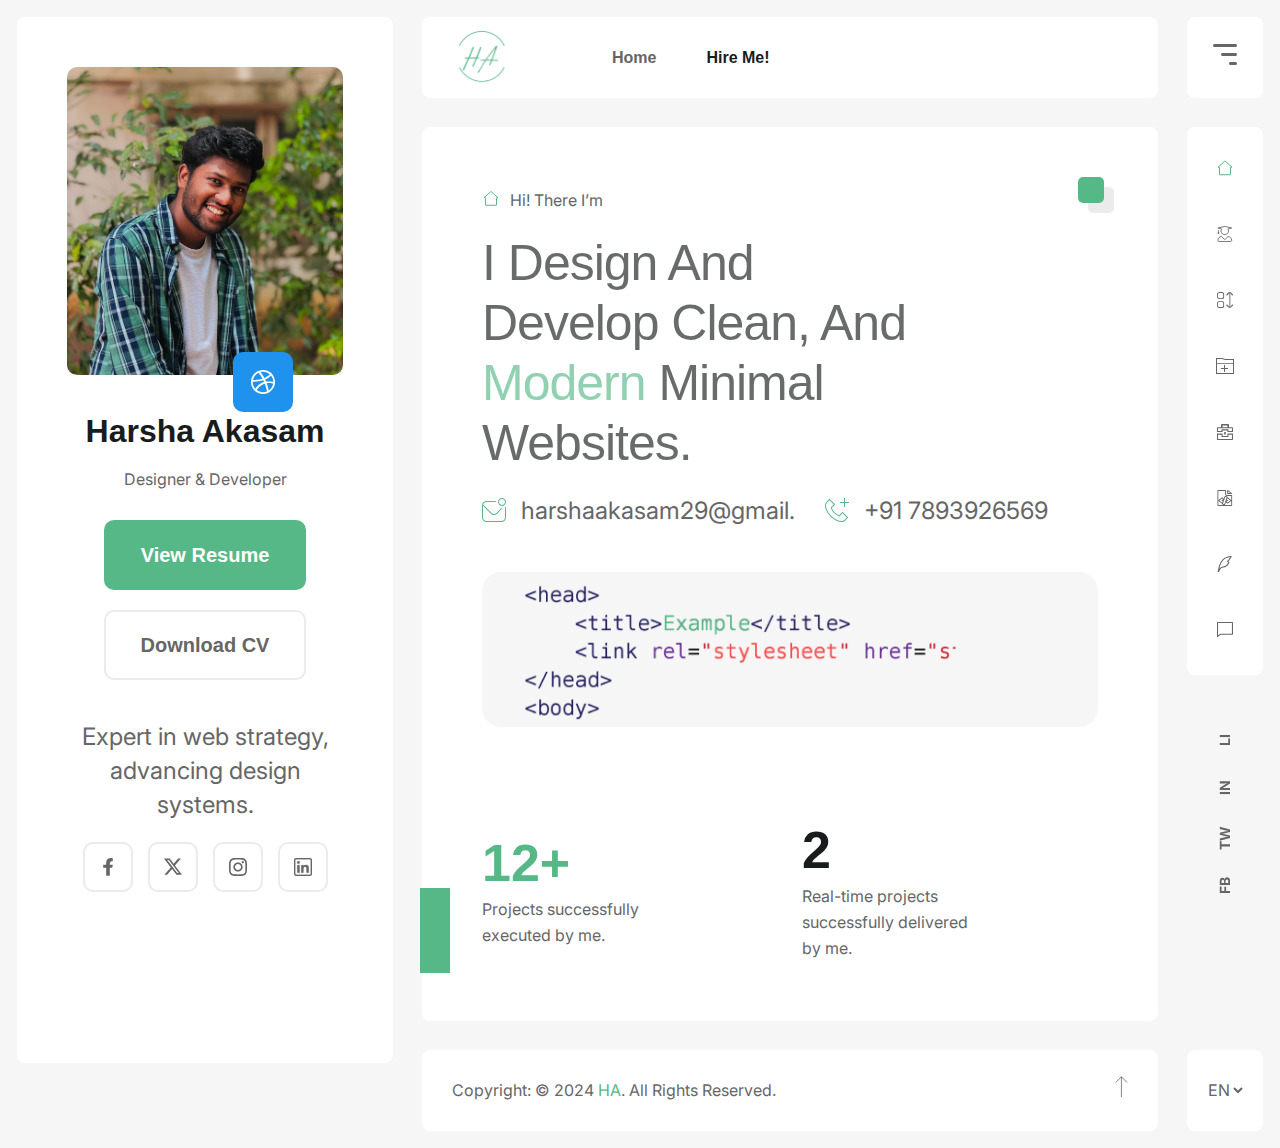
<file: index.html>
<!DOCTYPE html>
<html lang="en" data-theme="dark" dir="ltr">

<!-- Mirrored from creativemela.com/themeforest_html/axz_personal_portfolio_html_template/axz-portfolio - dual-mode/index.html by HTTrack Website Copier/3.x [XR&CO'2014], Wed, 19 Feb 2025 05:19:21 GMT -->
<head>
    <meta charset="UTF-8">
    <meta name="viewport" content="width=device-width, initial-scale=1.0">
    <!-- <meta name="description" content="AXZ - Template for Seamless Personal Portfolio HTML5 Template">
    <meta name="keywords" content="CV, Personal, Writer, Designer, Developer">
    <meta name="robots" content="index, follow">
    <meta name="author" content="Creativemela"> -->
    <title> Harsha Akasam</title>
    <!-- favicon -->
    <link rel="icon" type="image/png" href="./assets/img/logo/favicon.png">


    <!-- animate css -->
    <link rel="stylesheet" href="assets/css/animate.min.css">
    <!-- swiper slider css -->
    <link rel="stylesheet" href="assets/css/swiper__bundle.css">
    <!-- normalize css -->
    <link rel="stylesheet" href="assets/css/normalize.css">
    <!-- style css -->
    <link rel="stylesheet" href="assets/css/style.css">

</head>
    <body data-barba="wrapper">
        <div class="cm-content" >

            <div class="container">
                <!-- mobile menu -->
                <div class="cm-mobile-menu">
                    <div class="cm-header-menu mode">
                        <div class="menu-left">
                            <div class="logo-area">
                                <a href="index.html"><img class="light" src="assets/img/logo/favicon.png" ></a>
                                <a href="index.html"><img class="dark" src="assets/img/logo/favicon.png"></a>
                            </div>
                            <div class="header-menu">
                                <ul class="list-unstyled">
                                    <li><a href="index.html">Home</a></li>
                                    <li><a href="contact.html" class="hire">Hire Me!</a></li>
                                </ul>
                            </div>
                        </div>
                        <div class="cm-functionality cm-right">
                            <div class="setting" >
                                <div class="mode-switcher mode-mobile" id="theme-mode-2">
                                    <img class="light svg" src="assets/img/icons/moon.svg" alt="">
                                    <img class="dark svg" src="assets/img/icons/sun.svg" alt="">
                                </div>
                            </div>
                            <div class="offcanvase">
                                <img src="assets/img/icons/bars.svg" alt="menu-bar" class="svg">
                            </div>
                        </div>
                    </div>
                </div>
                <!-- mobile menu end -->

                <!-- author -->
                <div class="cm-author-view mode sticky-top">
                    <div class="cm-author-content ">
                        <div class="cm-author-image m-img">
                            <img src="assets/img/author/author.jpg" alt="">
                            <a href="#" class="author-dribble-link">
                                <img src="assets/img/icons/dribble.svg" alt="">
                            </a>
                        </div>
                        <div class="cm-author-info">
                            <h3 class="cm-author-name">Harsha Akasam</h3>
                            <span class="cm-author-designation">Designer & Developer</span>
                        </div>
                        <div class="cm-author-hiring">
                            <a href="./assets/Harsha_Akasam_Resume.pdf" target="_blank" class="cm-btn primary">View Resume</a>

                            <a href="./assets/Harsha_Akasam_Resume.pdf" download="Harsha_Akasam_Resume.pdf" class="cm-btn">Download CV</a>

                        </div>
                        <div class="cm-author-description">
                            <p>Expert in web strategy, advancing design systems.</p>
                        </div>
                        <div class="cm-author-social-links">
                            <a href="https://www.facebook.com/share/1PgXui4pDs/" class="social-links">
                            <img src="assets/img/icons/facebook.svg" alt="facebook" height="18" width="18" class="svg">
                            </a>
                            <a href="https://x.com/chinnuakasam?t=rD9p_ZmcvmyicZ7JbnKEFw&s=09" class="social-links">
                                <img src="assets/img/icons/twitter-x.svg" alt="twitter-x" height="18" width="18" class="svg">
                            </a>
                            <a href="https://www.instagram.com/harsha_akasam?igsh=MTQ4MnprdzN3NTl2ZA==" class="social-links">
                                <img src="assets/img/icons/instagram.svg" alt="instagram" height="18" width="18" class="svg">
                            </a>
                            <a href="https://www.linkedin.com/in/harsha-akasam-290805ah/" class="social-links">
                                <img src="assets/img/icons/linkedin.svg" alt="linkedin" height="18" width="18" class="svg">
                            </a>
                        </div>
                    </div>
                </div>
                <!-- author end -->

                <!-- main content -->
                <div class="cm-axz-content">
                    <!-- header area -->
                    <div class="cm-header sticky-top">
                        <div class="cm-header-menu mode">
                            <div class="menu-left">
                                <div class="logo-area">
                                    <a href="index.html"><img class="light" src="assets/img/logo/favicon.png" alt="axz"></a>
                                    <a href="index.html"><img class="dark" src="assets/img/logo/favicon.png" alt="axz"></a>
                                </div>
                                <div class="header-menu">
                                    <ul class="list-unstyled">
                                        <li><a href="index.html">Home</a></li>
                                        <li><a href="contact.html" class="hire">Hire Me!</a></li>
                                    </ul>
                                </div>
                            </div>
                            <!-- <div class="cm-functionality cm-right">
                                <div class="setting" >
                                    <div class="mode-switcher" id="theme-mode">
                                        <img class="light svg" src="assets/img/icons/moon.svg" alt="">
                                        <img class="dark svg" src="assets/img/icons/sun.svg" alt="">
                                    </div>
                                </div>
                            </div> -->
                        </div>
                    </div>
                    <!-- header area end -->

                    <!-- main content section -->
                    <div class="cm-content-area" data-barba="container" data-barba-namespace="index">
                        <div class="cm-content-box mode">
                            <div class="cm-content-item index">
                                <div class="top-right-bg"></div>
                                <!-- <div class="cm-content-circle">
                                    <svg class="circle" viewBox="0 0 100 100" width="120" height="120">
                                        <defs>
                                            <path id="circle" d="M 50, 50 m -37, 0 a 37,37 0 1,1 74,0 a 37,37 0 1,1 -74,0">
                                            </path>
                                        </defs>
                                        <text>
                                            <textPath xlink:href="#circle">The Web Design and Developer 
                                            </textPath>
                                        </text>
                                    </svg>
                                    <div class="circle-logo">
                                        <img src="assets/img/logo/circle-logo.svg" alt="">
                                    </div>
                                </div> -->
                                <div class="cm-content-sub">
                                    <div class="icon">
                                        <img class="svg" src="assets/img/icons/home.svg" alt="">
                                    </div>
                                    <p>Hi! There I’m</p>
                                </div>
                                <h1 class="main-title">
                                    I design and develop clean, 
                                    and<span> modern</span> minimal websites.
                                </h1>
                                <div class="cm-contact-zone">
                                    <a href="mailto:harshakasam29@gmail.com">
                                        <span><img src="assets/img/icons/email.svg" alt="email" height="24" width="24"></span>
                                        harshaakasam29@gmail.
                                    </a>
                                    <a href="callto:+91 7893926569">
                                        <span><img src="assets/img/icons/phone.svg" alt="email" height="24" width="24"></span>
                                        +91 7893926569
                                    </a>
                                </div>
                                <div class="cm-content-img">
                                    <img src="assets/img/content/code.png" alt="code image" class="light-image">
                                    <img src="assets/img/content/code-dark.png" alt="code image" class="dark-image">
                                </div>
                                <div class="cm-counter">
                                    <div class="cm-counter-single">
                                        <span class="count-item theme">12+</span>
                                        <p>Projects successfully executed by me.</p>
                                    </div>
                                    <div class="cm-counter-single">
                                        <span class="count-item">2</span>
                                        <p>Real-time projects successfully delivered by me.</p>
                                    </div>
                                </div>
                            </div>
                        </div>
                    </div>
                    <!-- main content section end -->

                    <!-- footer area -->
                    <div class="cm-footer">
                        <div class="cm-footer-content mode">
                            <p>Copyright: © 2024 <a href="index.html">HA</a>. All Rights Reserved.</p>
                            <a href="#top"><img src="assets/img/icons/arrow-top.svg" alt="arrow-top" width="13" height="25" class="svg">
                            </a>
                        </div>
                    </div>
                    <!-- footer area end -->
                </div>
                <!-- main content end -->

                <!-- site navigation -->
                <div class="cm-navigation">
                    <div class="cm-header-menu-bar sticky-top mode">
                        <div class="icon offcanvase">
                        <img src="assets/img/icons/bars.svg" alt="menu" class="svg">
                        </div>
                    </div>
                    <!-- tab item -->
                    <div class="cm-tab-item ">
                        <div class="tab-item-wrapper">
                            <div class="tab-action-item mode">
                                <ul>
                                    <li><a data-title="Home" class="link active" href="index.html"><img src="assets/img/icons/home.svg" width="18" height="16" alt="home" class="svg"></a></li>
                                    <li><a data-title="About" class="link" href="about.html"><img src="assets/img/icons/about.svg" width="18" height="16" alt="about" class="svg"></a></li>
                                    <li><a data-title="Service" class="link" href="service.html"><img src="assets/img/icons/service.svg" width="18" height="16" alt="service" class="svg"></a></li>
                                    <li><a data-title="Projects" class="link" href="projects.html"><img src="assets/img/icons/portfolio.svg" width="18" height="16" alt="portfolio" class="svg"></a></li>
                                    <li><a data-title="Education" class="link" href="education.html"><img src="assets/img/icons/education.svg" width="18" height="16" alt="education" class="svg"></a></li>
                                    <li><a data-title="Coder" class="link" href="Coding.html"><img src="assets/img/icons/pricing.svg" width="18" height="16" alt="pricing" class="svg"></a></li>
                                    <li><a data-title="Achievements" class="link" href="Achievements.html"><img src="assets/img/icons/blog.svg" width="18" height="16" alt="blog" class="svg"></a></li>
                                    <li><a data-title="Contact" class="link" href="contact.html"><img src="assets/img/icons/contact.svg" width="18" height="16" alt="contact" class="svg"></a></li>
                                </ul>
                            </div>
                            <div class="cm-social-link-text">
                                <ul>
                                    <li><a href="https://www.facebook.com/share/1PgXui4pDs/">fb</a></li>
                                    <li><a href="https://x.com/chinnuakasam?t=rD9p_ZmcvmyicZ7JbnKEFw&s=09">tw</a></li>
                                    <li><a href="https://www.instagram.com/harsha_akasam?igsh=MTQ4MnprdzN3NTl2ZA==">in</a></li>
                                    <li><a href="https://www.linkedin.com/in/harsha-akasam-290805ah/">Li</a></li>
                                </ul>
                            </div>
                        </div>
                    </div>
                    <!-- language switcher -->
                    <div class="cm-language-switcher mode">
                        <div class="language-switcher">
                            <select name="lang" id="language">
                                <option value="ar">En</option>
                                <option value="ar">Ar</option>
                            </select>
                        </div>
                    </div>
                </div>
                <!-- site navigation end -->
            </div>
        </div>

        <!-- offcanvase menu -->
        <div class="cm-offcanvase">
            <div class="cm-menu-overlay"></div>
            <div class="cm-menu-inner">
                <div class="cm-close-icon"><img src="assets/img/icons/x-lg.svg" alt=""></div>
                <div class="cm-offcanvase__logo logo-area">
                    <a href="index.html"><img class="light" src="assets/img/logo/favicon.png" alt=""></a>
                    <a href="index.html"><img class="dark" src="assets/img/logo/favicon.png" alt=""></a>
                </div>
                <div class="cm-sidemenu">
                    <div class="cm-menu">
                        <ul>
                            <li><a class="link" href="index.html"><img class="svg" src="assets/img/icons/home.svg" alt=""> Home</a></li>
                            <li><a class="link" href="about.html"><img class="svg" src="assets/img/icons/about.svg" alt=""> About</a></li>
                            <li><a class="link" href="service.html"><img class="svg" src="assets/img/icons/service.svg" alt=""> Service</a></li>
                            <li><a class="link" href="projects.html"><img class="svg" src="assets/img/icons/portfolio.svg" alt=""> projects</a></li>
                            <li><a class="link" href="Coding.html"><img class="svg" src="assets/img/icons/pricing.svg" alt=""> Coder</a></li>
                            <li><a class="link" href="education.html"><img class="svg" src="assets/img/icons/education.svg" alt=""> education</a></li>
                            <li><a class="link" href="Achievements.html"><img class="svg" src="assets/img/icons/blog.svg" alt=""> Achievements</a></li>
                            <li><a class="link" href="contact.html"><img class="svg" src="assets/img/icons/contact.svg" alt=""> contact</a></li>
                        </ul>
                    </div>
                </div>
                <div class="cm-sidecontact">
                    <h6>Contact Me</h6>
                    <a href="#">+91 7893926569</a>
                    <a href="#">harshaakasam29@gmail.com</a>
                </div>
            </div>
        </div>
        <!-- offcanvase menu end -->

        <!-- animation -->
        <div class="animation">
            <div class="animation__screen"></div>
        </div>
        <!-- animation end -->

        <!-- jquery -->
        <script src="assets/js/Jquery-3.7.1.js"></script>
        <!-- barba - jquery included -->
        <script src="assets/js/barba.core.js"></script>
        <!-- ajax contact form js -->
        <script src="assets/js/ajax-contact.js"></script>
        <!-- appear - jquery included -->
        <script src="assets/js/appear.min.js"></script>
        <!-- imageloaded pkgd - jquery included -->
        <script src="assets/js/imagesloaded.pkgd.min.js"></script>
        <!-- swiper - jquery included -->
        <script src="assets/js/swiper-bundle-min.js"></script>
        <!-- svginject - jquery included -->
        <script src="assets/js/svginject.min.js"></script>
        <!-- gsap animation -->
        <script src="assets/js/gsap/gsap-3.12.3.js"></script>
        <!-- main js -->
        <script src="assets/js/main.js"></script>
    </body>

<!-- Mirrored from creativemela.com/themeforest_html/axz_personal_portfolio_html_template/axz-portfolio - dual-mode/index.html by HTTrack Website Copier/3.x [XR&CO'2014], Wed, 19 Feb 2025 05:19:49 GMT -->
</html>
</file>
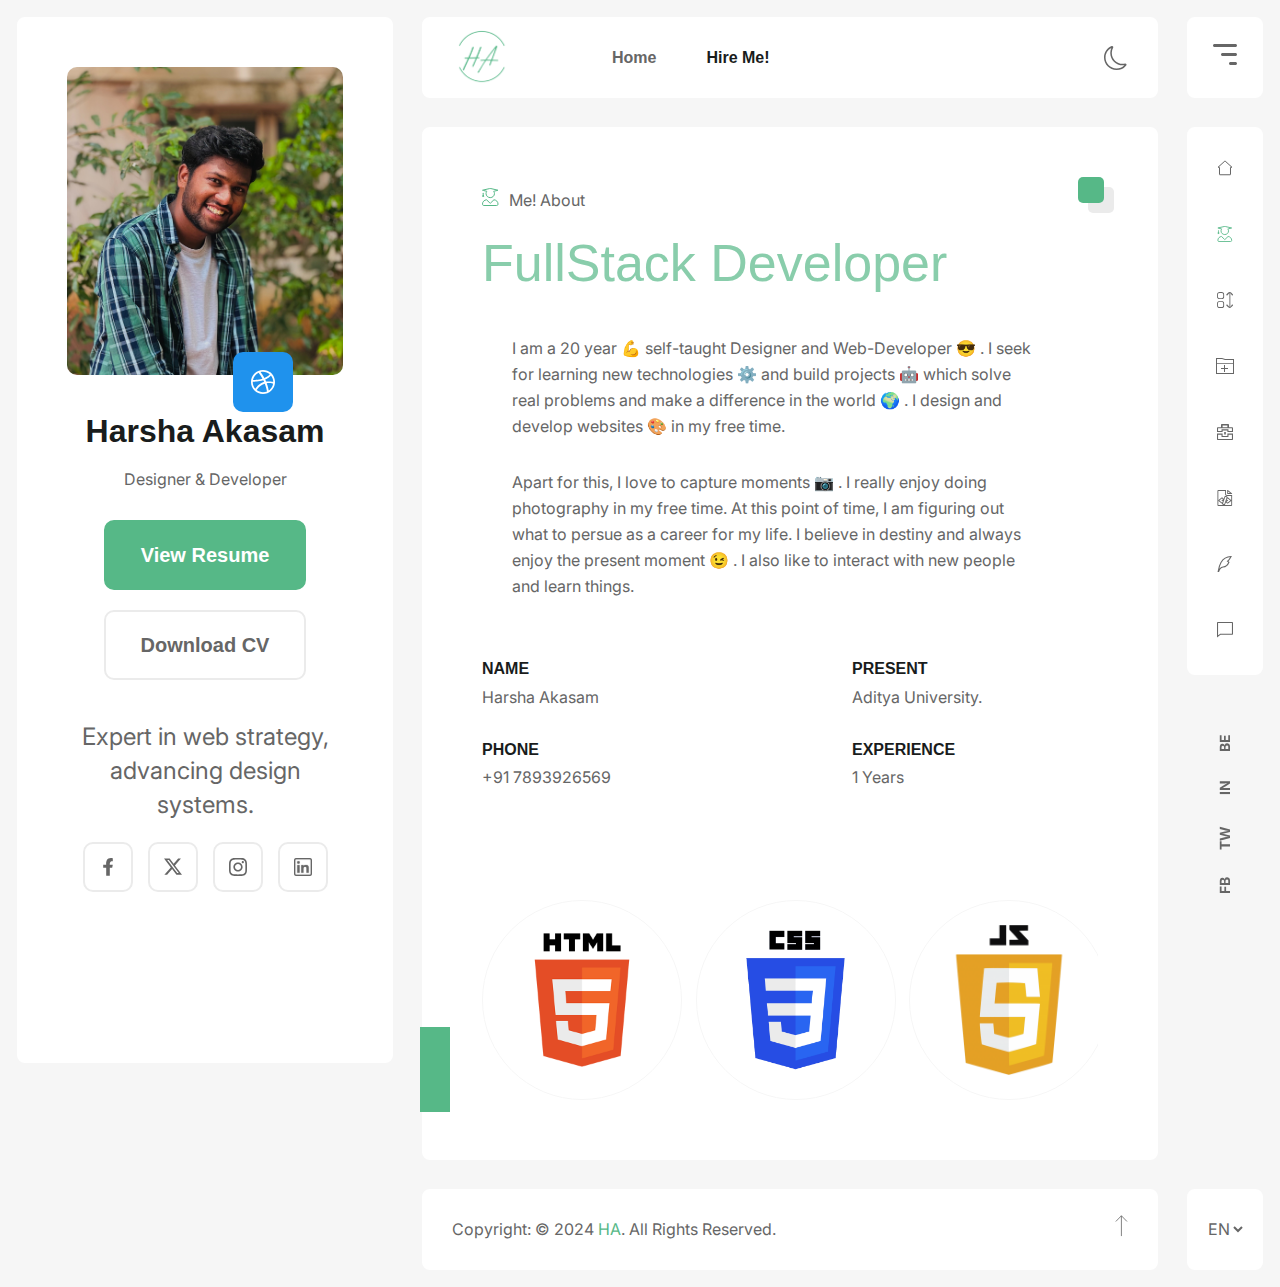
<file: about.html>
<!DOCTYPE html>
<html lang="en" data-theme="dark" dir="ltr">

<!-- Mirrored from creativemela.com/themeforest_html/axz_personal_portfolio_html_template/axz-portfolio - dual-mode/about.html by HTTrack Website Copier/3.x [XR&CO'2014], Wed, 19 Feb 2025 05:19:52 GMT -->
<head>
    <meta charset="UTF-8">
    <meta name="viewport" content="width=device-width, initial-scale=1.0">
    <!-- <meta name="description" content="AXZ - Template for Seamless Personal Portfolio HTML5 Template">
    <meta name="keywords" content="CV, Personal, Writer, Designer, Developer">
    <meta name="robots" content="index, follow">
    <meta name="author" content="Creativemela"> -->
    <title> Harsha Akasam</title>
    <!-- favicon -->
    <link rel="icon" type="image/png" href="./assets/img/logo/favicon.png">
    <!-- animate css -->
    <link rel="stylesheet" href="assets/css/animate.min.css">
    <!-- swiper slider css -->
    <link rel="stylesheet" href="assets/css/swiper__bundle.css">
    <!-- normalize css -->
    <link rel="stylesheet" href="assets/css/normalize.css">
    <!-- style css -->
    <link rel="stylesheet" href="assets/css/style.css">
</head>
    <body data-barba="wrapper">
        <div class="cm-content">
            <div class="container">
                <!-- mobile menu -->
                <div class="cm-mobile-menu">
                    <div class="cm-header-menu mode">
                        <div class="menu-left">
                            <div class="logo-area">
                                <a href="index.html"><img class="light" src="assets/img/logo/favicon.png" alt="axz"></a>
                                <a href="index.html"><img class="dark" src="assets/img/logo/favicon.png" alt="axz"></a>
                            </div>
                            <div class="header-menu">
                                <ul class="list-unstyled">
                                    <li><a href="index.html">Home</a></li>
                                    <li><a href="contact.html" class="hire">Hire Me!</a></li>
                                </ul>
                            </div>
                        </div>
                        <div class="cm-functionality cm-right">
                            <div class="setting" >
                                <div class="mode-switcher mode-mobile" id="theme-mode-2">
                                    <img class="light svg" src="assets/img/icons/moon.svg" alt="">
                                    <img class="dark svg" src="assets/img/icons/sun.svg" alt="">
                                </div>
                            </div>
                            <div class="offcanvase">
                                <img src="assets/img/icons/bars.svg" alt="menu-bar" class="svg">
                            </div>
                        </div>
                    </div>
                </div>
                <!-- mobile menu end -->

                <!-- author -->
                <div class="cm-author-view mode sticky-top">
                    <div class="cm-author-content ">
                        <div class="cm-author-image m-img">
                            <img src="assets/img/author/author.jpg" alt="">
                             <a href="#" class="author-dribble-link">
                                <img src="assets/img/icons/dribble.svg" alt="">
                            </a>
                        </div>
                        <div class="cm-author-info">
                            <h3 class="cm-author-name">Harsha Akasam</h3>
                            <span class="cm-author-designation">Designer & Developer</span>
                        </div>
                        <div class="cm-author-hiring">
                            <a href="./assets/Harsha_Akasam_Resume.pdf" target="_blank" class="cm-btn primary">View Resume</a>

                            <a href="./assets/Harsha_Akasam_Resume.pdf" download="Harsha_Akasam_Resume.pdf" class="cm-btn">Download CV</a>

                        </div>
                        <div class="cm-author-description">
                            <p>Expert in web strategy, advancing design systems.</p>
                        </div>
                        <div class="cm-author-social-links">
                            <a href="#" class="social-links">
                            <img src="assets/img/icons/facebook.svg" alt="facebook" height="18" width="18" class="svg">
                            </a>
                            <a href="#" class="social-links">
                                <img src="assets/img/icons/twitter-x.svg" alt="twitter-x" height="18" width="18" class="svg">
                            </a>
                            <a href="#" class="social-links">
                                <img src="assets/img/icons/instagram.svg" alt="instagram" height="18" width="18" class="svg">
                            </a>
                            <a href="#" class="social-links">
                                <img src="assets/img/icons/linkedin.svg" alt="linkedin" height="18" width="18" class="svg">
                            </a>
                        </div>
                    </div>
                </div>
                <!-- author end -->

                <!-- main content -->
                <div class="cm-axz-content">
                    <!-- header area -->
                    <div class="cm-header sticky-top">
                        <div class="cm-header-menu mode">
                            <div class="menu-left">
                                <div class="logo-area">
                                    <a href="index.html"><img class="light" src="assets/img/logo/favicon.png" ></a>
                                    <a href="index.html"><img class="dark" src="assets/img/logo/favicon.png"></a>
                                </div>
                                <div class="header-menu">
                                    <ul class="list-unstyled">
                                        <li><a href="index.html">Home</a></li>
                                        <li><a href="contact.html" class="hire">Hire Me!</a></li>
                                    </ul>
                                </div>
                            </div>
                            <div class="cm-functionality cm-right">
                                <div class="setting" >
                                    <div class="mode-switcher" id="theme-mode">
                                        <img class="light svg" src="assets/img/icons/moon.svg" alt="">
                                        <img class="dark svg" src="assets/img/icons/sun.svg" alt="">
                                    </div>
                                </div>
                            </div>
                        </div>
                    </div>
                    <!-- header area end -->

                    <!-- content section -->
                    <div class="cm-content-area" data-barba="container" data-barba-namespace="about">
                        <div class="cm-content-box mode">
                            <div class="cm-content-item cm-page-template">
                                <div class="cm-content-item__top">
                                    <div class="top-right-bg"></div>
                                    <!-- <div class="cm-content-circle">
                                        <svg class="circle" viewBox="0 0 100 100" width="120" height="120">
                                            <defs>
                                                <path id="circle" d="M 50, 50 m -37, 0 a 37,37 0 1,1 74,0 a 37,37 0 1,1 -74,0">
                                                </path>
                                            </defs>
                                            <text>
                                                <textPath xlink:href="#circle">The Web Design and Developer 
                                                </textPath>
                                            </text>
                                        </svg>
                                        <div class="circle-logo">
                                            <img src="assets/img/logo/circle-logo.svg" alt="">
                                        </div>
                                    </div> -->
                                    <div class="cm-content-sub">
                                        <div class="icon">
                                            <img src="assets/img/icons/about.svg" alt="icon" class="svg">
                                        </div>
                                        <p>Me! About</p>
                                    </div>
                                    <h1 class="main-title">
                                        <span>FullStack Developer</span>
                                        <u class="cm-inline">
                                            <!-- <img src="assets/img/content/line.svg" alt=""> -->
                                        </u>
                                    </h1>
                                </div>
                                <!-- about brief -->
                                <div class="cm-about-brief">
                                    <div class="cm-about-left">
                                        <!-- <p>I am currently pursuing a Bachelor of Technology (B.Tech) at AMIL.
                                            I have a strong foundation in multiple programming languages and technologie</p> -->
                                     
                                    </div>
                                    <div class="cm-about-right">
                                        <p> I am a 20 year 💪 self-taught Designer and Web-Developer 😎 . I seek for learning new technologies ⚙️ and build projects 🤖 which solve real problems and make a difference in the world 🌍 . I design and develop websites 🎨 in my free time.</p>
                                        <p class="cm-margin">
                                            Apart for this, I love to capture moments 📷 . I really enjoy doing photography in my free time. At this point of time, I am figuring out what to persue as a career for my life. I believe in destiny and always enjoy the present moment 😉 . I also like to interact with new people and learn things.
                                        </p>
                                    </div>
                                </div>
                                <!-- about brief end -->
                                <!-- about info -->
                                <div class="cm-about-info">
                                    <div class="cm-about-info-content">
                                        <div class="about-info">
                                            <h6 class="name">Name</h6>
                                            <p>Harsha Akasam</p>
                                        </div>
                                        <div class="about-info">
                                            <h6 class="name">Phone</h6>
                                            <p>+91 7893926569</p>
                                        </div>
                                    </div>
                                    <div class="cm-about-info-content">
                                        <div class="about-info">
                                            <h6 class="name">Present</h6>
                                            <p>Aditya University.</p>
                                        </div>
                                        <div class="about-info">
                                            <h6 class="name">Experience</h6>
                                            <p>1 Years</p>
                                        </div>
                                    </div>
                                </div>
                                <div class="cm-about-client">
                                    <div class="client-brand project-slider">
                                        <div class="swiper-wrapper">
                                            <div class="swiper-slide">
                                                <div class="single-project">
                                                    <img src="assets/img/client/1.png" alt="" style="width: 150px; height: 150px;">

                                                </div>
                                            </div>
                                            <div class="swiper-slide">
                                                <div class="single-project">
                                                    <img src="assets/img/client/2.png" alt="" style="width:500px; height: 150px;">
                                                </div>
                                            </div>
                                            <div class="swiper-slide">
                                                <div class="single-project">
                                                    <img src="assets/img/client/3.png" alt="" style="width:500px; height: 150px;">
                                                </div>
                                            </div>
                                            <div class="swiper-slide">
                                                <div class="single-project">
                                                    <img src="assets/img/client/4.png" alt="" style="width:500px; height: 200px;">
                                                </div>
                                            </div>
                                        </div>
                                    </div>
                                </div>
                            </div>
                        </div>
                    </div>
                    <div class="cm-footer">
                        <div class="cm-footer-content mode">
                            <p>Copyright: © 2024 <a href="index.html">HA</a>. All Rights Reserved.</p>
                            <a href="#top"><img src="assets/img/icons/arrow-top.svg" alt="arrow-top" width="13" height="25" class="svg"></a>
                        </div>
                    </div>
                </div>
                <div class="cm-navigation">
                    <div class="cm-header-menu-bar sticky-top mode">
                        <div class="icon offcanvase">
                        <img src="assets/img/icons/bars.svg" alt="menu" class="svg">
                        </div>
                    </div>
                    <!-- tab item -->
                    <div class="cm-tab-item ">
                        <div class="tab-item-wrapper">
                            <div class="tab-action-item mode">
                                <ul>
                                    <li><a data-title="Home" class="link" href="index.html"><img src="assets/img/icons/home.svg" width="18" height="16" alt="home" class="svg"></a></li>
                                    <li><a data-title="About" class="link" href="about.html"><img src="assets/img/icons/about.svg" width="18" height="16" alt="about" class="svg"></a></li>
                                    <li><a data-title="Service" class="link" href="service.html"><img src="assets/img/icons/service.svg" width="18" height="16" alt="service" class="svg"></a></li>
                                    <li><a data-title="Projects" class="link" href="projects.html"><img src="assets/img/icons/portfolio.svg" width="18" height="16" alt="portfolio" class="svg"></a></li>
                                    <li><a data-title="Education" class="link" href="education.html"><img src="assets/img/icons/education.svg" width="18" height="16" alt="education" class="svg"></a></li>
                                    <li><a data-title="Coder" class="link" href="Coding.html"><img src="assets/img/icons/pricing.svg" width="18" height="16" alt="pricing" class="svg"></a></li>
                                    <li><a data-title="Achievements" class="link" href="Achievements.html"><img src="assets/img/icons/blog.svg" width="18" height="16" alt="blog" class="svg"></a></li>
                                    <li><a data-title="Contact" class="link" href="contact.html"><img src="assets/img/icons/contact.svg" width="18" height="16" alt="contact" class="svg"></a></li>
                                </ul>
                            </div>
                            <div class="cm-social-link-text">
                                <ul>
                                    <li><a href="#">fb</a></li>
                                    <li><a href="#">tw</a></li>
                                    <li><a href="#">in</a></li>
                                    <li><a href="#">be</a></li>
                                </ul>
                            </div>
                        </div>
                    </div>
                    <!-- language switcher -->
                    <div class="cm-language-switcher mode">
                        <div class="language-switcher">
                            <select name="lang" id="language">
                                <option value="ar">En</option>
                                <option value="ar">Ar</option>
                            </select>
                        </div>
                    </div>
                </div>
                <!-- site navigation end -->
            </div>
        </div>

        <!-- offcanvase menu -->
        <div class="cm-offcanvase">
            <div class="cm-menu-overlay"></div>
            <div class="cm-menu-inner">
                <div class="cm-close-icon"><img src="assets/img/icons/x-lg.svg" alt=""></div>
                <div class="cm-offcanvase__logo logo-area">
                    <a href="index.html"><img class="light" src="assets/img/logo/favicon.png" alt=""></a>
                    <a href="index.html"><img class="dark" src="assets/img/logo/favicon.png" alt=""></a>
                </div>
                <div class="cm-sidemenu">
                    <div class="cm-menu">
                        <ul>
                            <li><a class="link" href="index.html"><img class="svg" src="assets/img/icons/home.svg" alt=""> Home</a></li>
                            <li><a class="link" href="about.html"><img class="svg" src="assets/img/icons/about.svg" alt=""> About</a></li>
                            <li><a class="link" href="service.html"><img class="svg" src="assets/img/icons/service.svg" alt=""> Service</a></li>
                            <li><a class="link" href="projects.html"><img class="svg" src="assets/img/icons/portfolio.svg" alt=""> projects</a></li>
                            <li><a class="link" href="Coding.html"><img class="svg" src="assets/img/icons/pricing.svg" alt=""> Coder</a></li>
                            <li><a class="link" href="education.html"><img class="svg" src="assets/img/icons/education.svg" alt=""> education</a></li>
                            <li><a class="link" href="Achievements.html"><img class="svg" src="assets/img/icons/blog.svg" alt=""> Achievements</a></li>
                            <li><a class="link" href="contact.html"><img class="svg" src="assets/img/icons/contact.svg" alt=""> contact</a></li>
                        </ul>
                    </div>
                </div>
                <div class="cm-sidecontact">
                    <h6>Contact Me</h6>
                    <a href="#">+91 7893926569</a>
                    <a href="#">harshaakasam29@gmail.com</a>
                </div>
            </div>
        </div>

        <div class="animation">
            <div class="animation__screen"></div>
        </div>


        <script src="assets/js/Jquery-3.7.1.js"></script>
        <!-- barba - jquery included -->
        <script src="assets/js/barba.core.js"></script>
        <!-- ajax contact form js -->
        <script src="assets/js/ajax-contact.js"></script>
        <!-- appear - jquery included -->
        <script src="assets/js/appear.min.js"></script>
        <!-- imageloaded pkgd - jquery included -->
        <script src="assets/js/imagesloaded.pkgd.min.js"></script>
        <!-- swiper - jquery included -->
        <script src="assets/js/swiper-bundle-min.js"></script>
        <!-- svginject - jquery included -->
        <script src="assets/js/svginject.min.js"></script>
        <!-- gsap animation -->
        <script src="assets/js/gsap/gsap-3.12.3.js"></script>
        <!-- main js -->
        <script src="assets/js/main.js"></script>
    </body>
</html>
</file>
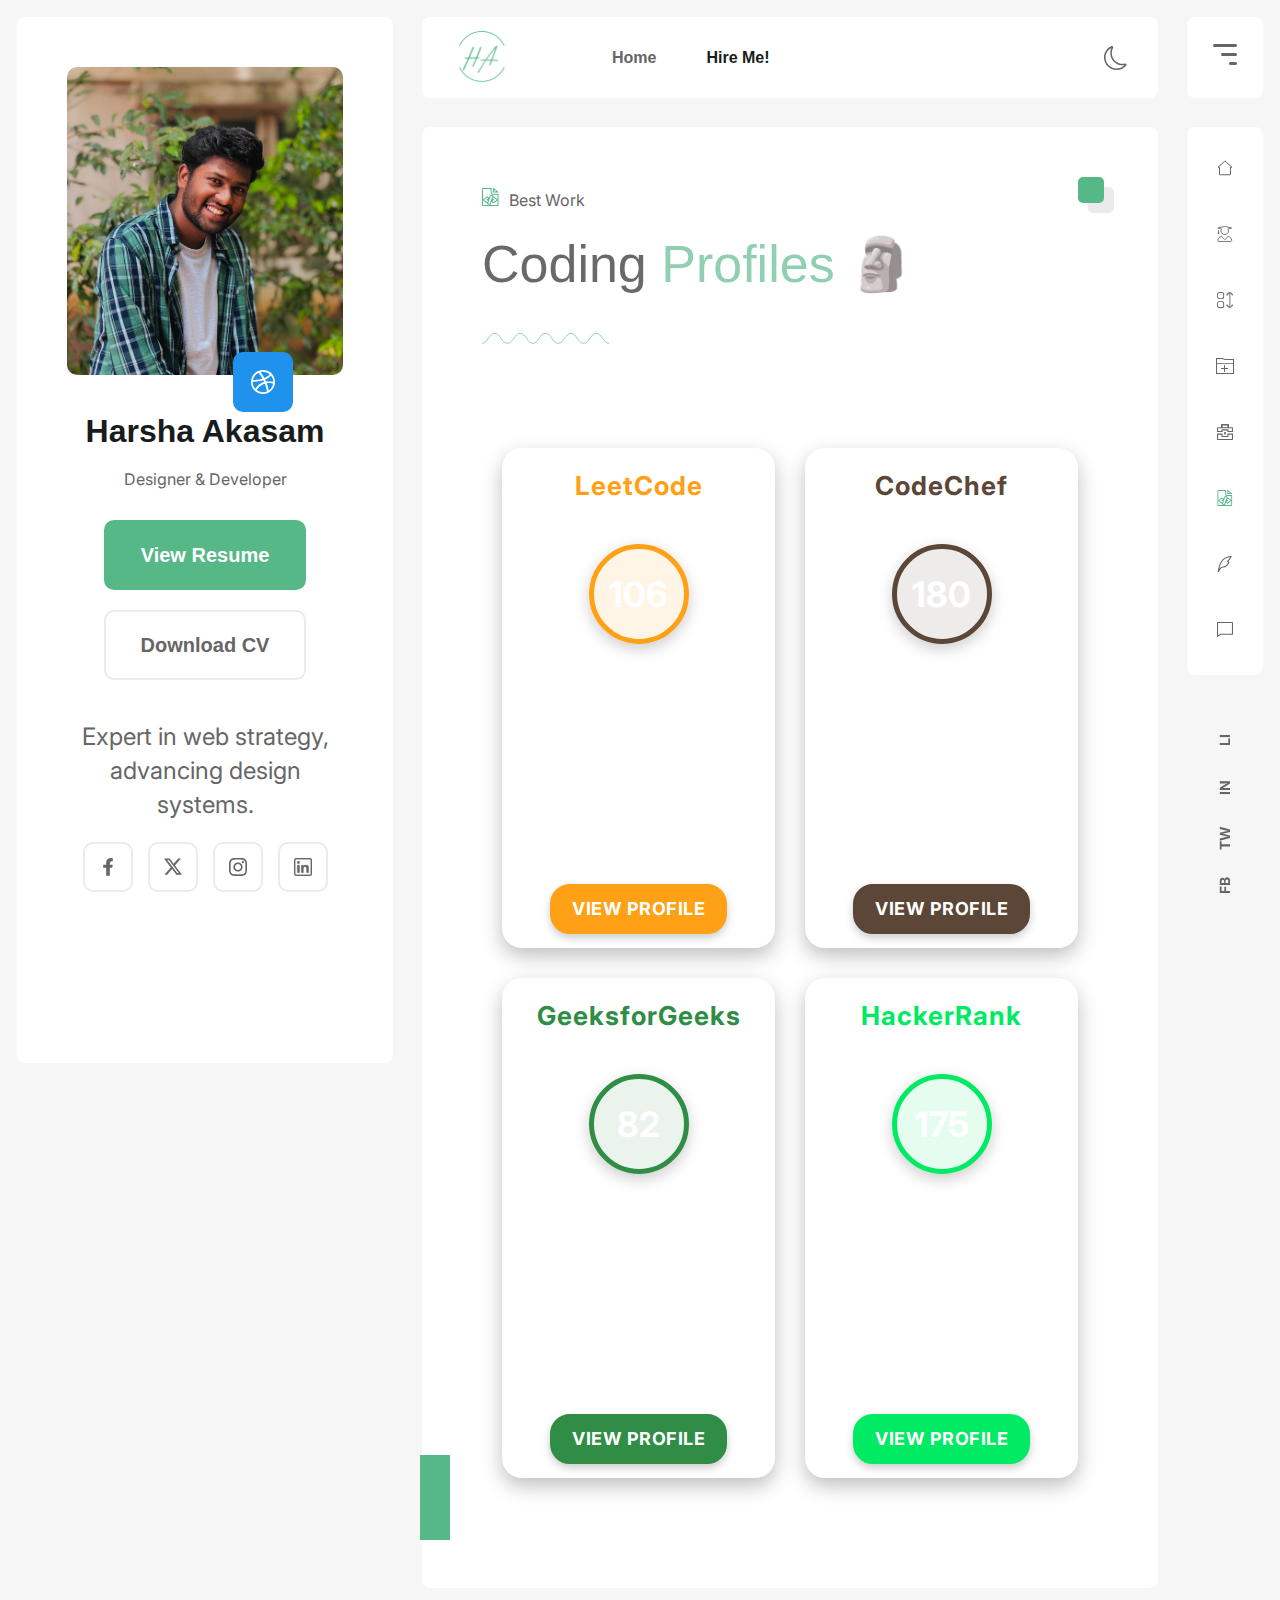
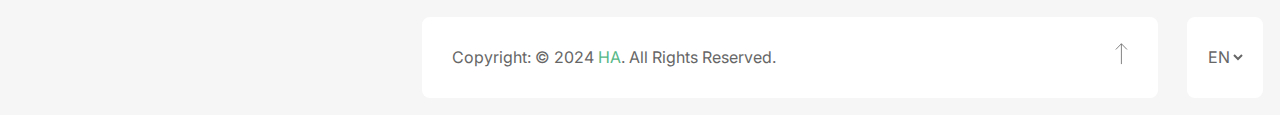
<file: Coding.html>
<!DOCTYPE html>
    <html lang="en" data-theme="dark" dir="ltr">

    <!-- Mirrored from creativemela.com/themeforest_html/axz_personal_portfolio_html_template/axz-portfolio - dual-mode/pricing.html by HTTrack Website Copier/3.x [XR&CO'2014], Wed, 19 Feb 2025 05:20:04 GMT -->
    <head>
        <meta charset="UTF-8">
        <meta name="viewport" content="width=device-width, initial-scale=1.0">

        <!-- <meta name="description" content="AXZ - Template for Seamless Personal Portfolio HTML5 Template">
        <meta name="keywords" content="CV, Personal, Writer, Designer, Developer">
        <meta name="robots" content="index, follow">
        <meta name="author" content="Creativemela"> -->
        <title> Harsha Akasam</title>
        <!-- favicon -->
        <link rel="icon" type="image/png" href="./assets/img/logo/favicon.png">
        <!-- animate css -->
        <link rel="stylesheet" href="assets/css/animate.min.css">
        <!-- swiper slider css -->
        <link rel="stylesheet" href="assets/css/swiper__bundle.css">
        <!-- normalize css -->
        <link rel="stylesheet" href="assets/css/normalize.css">
        <!-- style css -->
        <link rel="stylesheet" href="./assets/css/style.css">
</head>
        <body>

            <div class="cm-content" data-barba="wrapper">
                <div class="container">
                    <!-- mobile menu -->
                    <div class="cm-mobile-menu">
                        <div class="cm-header-menu mode">
                            <div class="menu-left">
                                <div class="logo-area">
                                    <a href="index.html"><img class="light" src="assets/img/logo/favicon.png" alt="axz"></a>
                                    <a href="index.html"><img class="dark" src="assets/img/logo/favicon.png" alt="axz"></a>
                                </div>
                                <div class="header-menu">
                                    <ul class="list-unstyled">
                                        <li><a href="index.html">Home</a></li>
                                        <li><a href="contact.html" class="hire">Hire Me!</a></li>
                                    </ul>
                                </div>
                            </div>
                            <div class="cm-functionality cm-right">
                                <div class="setting" >
                                    <div class="mode-switcher mode-mobile" id="theme-mode-2">
                                        <img class="light svg" src="assets/img/icons/moon.svg" alt="">
                                        <img class="dark svg" src="assets/img/icons/sun.svg" alt="">
                                    </div>
                                </div>
                                <div class="offcanvase">
                                    <img src="assets/img/icons/bars.svg" alt="menu-bar" class="svg">
                                </div>
                            </div>
                        </div>
                    </div>
                    <!-- mobile menu end -->

                    <!-- author -->
                    <div class="cm-author-view mode sticky-top">
                        <div class="cm-author-content ">
                            <div class="cm-author-image m-img">
                                <img src="assets/img/author/author.jpg" alt="">
                                <a href="#" class="author-dribble-link">
                                    <img src="assets/img/icons/dribble.svg" alt="">
                                </a>
                            </div>
                            <div class="cm-author-info">
                                <h3 class="cm-author-name">Harsha Akasam</h3>
                                <span class="cm-author-designation">Designer & Developer</span>
                            </div>
                            <div class="cm-author-hiring">
                                <a href="./assets/Harsha_Akasam_Resume.pdf" target="_blank" class="cm-btn primary">View Resume</a>
    
                                <a href="./assets/Harsha_Akasam_Resume.pdf" download="Harsha_Akasam_Resume.pdf" class="cm-btn">Download CV</a>
    
                            </div>
                            <div class="cm-author-description">
                                <p>Expert in web strategy, advancing design systems.</p>
                            </div>
                            <div class="cm-author-social-links">
                                <a href="https://www.facebook.com/share/1PgXui4pDs/" class="social-links">
                                <img src="assets/img/icons/facebook.svg" alt="facebook" height="18" width="18" class="svg">
                                </a>
                                <a href="https://x.com/chinnuakasam?t=rD9p_ZmcvmyicZ7JbnKEFw&s=09" class="social-links">
                                    <img src="assets/img/icons/twitter-x.svg" alt="twitter-x" height="18" width="18" class="svg">
                                </a>
                                <a href="https://www.instagram.com/harsha_akasam?igsh=MTQ4MnprdzN3NTl2ZA==" class="social-links">
                                    <img src="assets/img/icons/instagram.svg" alt="instagram" height="18" width="18" class="svg">
                                </a>
                                <a href="https://www.linkedin.com/in/harsha-akasam-290805ah/" class="social-links">
                                    <img src="assets/img/icons/linkedin.svg" alt="linkedin" height="18" width="18" class="svg">
                                </a>
                            </div>
                        </div>
                    </div>
                    <!-- author end -->

                    <!-- main content -->
                    <div class="cm-axz-content">
                        <!-- header area -->
                        <div class="cm-header sticky-top">
                            <div class="cm-header-menu mode">
                                <div class="menu-left">
                                    <div class="logo-area">
                                        <a href="index.html"><img class="light" src="assets/img/logo/favicon.png" ></a>
                                        <a href="index.html"><img class="dark" src="assets/img/logo/favicon.png"></a>
                                    </div>
                                    <div class="header-menu">
                                        <ul class="list-unstyled">
                                            <li><a href="index.html">Home</a></li>
                                            <li><a href="contact.html" class="hire">Hire Me!</a></li>
                                        </ul>
                                    </div>
                                </div>
                                <div class="cm-functionality cm-right">
                                    <div class="setting" >
                                        <div class="mode-switcher" id="theme-mode">
                                            <img class="light svg" src="assets/img/icons/moon.svg" alt="">
                                            <img class="dark svg" src="assets/img/icons/sun.svg" alt="">
                                        </div>
                                    </div>
                                </div>
                            </div>
                        </div>
                        <!-- header area end -->

                        <!-- content section -->
                        <div class="cm-content-area"  data-barba="container" data-barba-namespace="pricing">
                            <div class="cm-content-box mode">
                                <div class="cm-content-item cm-page-template">
                                    <div class="cm-content-item__top">
                                        <div class="top-right-bg"></div>
                                        <!-- <div class="cm-content-circle">
                                            <svg class="circle" viewBox="0 0 100 100" width="120" height="120">
                                                <defs>
                                                    <path id="circle" d="M 50, 50 m -37, 0 a 37,37 0 1,1 74,0 a 37,37 0 1,1 -74,0">
                                                    </path>
                                                </defs>
                                                <text>
                                                    <textPath xlink:href="#circle">Martin Web Design and Development Service Company
                                                    </textPath>
                                                </text>
                                            </svg>
                                            <div class="circle-logo">
                                                <img src="assets/img/logo/circle-logo.svg" alt="">
                                            </div>
                                        </div> -->
                                        <div class="cm-content-sub">
                                            <div class="icon">
                                            <img class="svg" src="assets/img/icons/pricing.svg" alt="">
                                            </div>
                                            <p>Best Work</p>
                                        </div>
                                        <h1 class="main-title">
                                            Coding <span>Profiles 🗿</span>
                                            <u>
                                                <svg xmlns="http://www.w3.org/2000/svg" width="127" height="12" viewBox="0 0 127 12"
                                                    fill="none">
                                                    <path
                                                        d="M0 11C5.54507 11 7.15493 1 12.7 1C18.2451 1 19.8549 11 25.4 11C30.9451 11 32.5549 1 38.1 1C43.6451 1 45.2549 11 50.8 11C56.3451 11 57.9549 1 63.5 1C69.0451 1 70.6549 11 76.2 11C81.7451 11 83.3549 1 88.9 1C94.4451 1 96.0549 11 101.6 11C107.145 11 108.755 1 114.3 1C119.845 1 121.455 11 127 11"
                                                        stroke="#56B887" />
                                                </svg>
                                            </u>
                                        </h1>
                                    </div>
                                    <!-- page content -->
                                    <div class="container-grid">
                                        <div class="profiles-grid">
                                          <!-- LeetCode Profile Card -->
                                          <div class="profile-card leetcode">
                                            <div class="profile-content">
                                              <div class="platform-title">LeetCode</div>
                                              <div class="circle">
                                                <div id="leetcode-count" class="count">
                                                  <div class="loader" id="leetcode-loader"></div>
                                                </div>
                                              </div>
                                              <div class="stat-label">Problems Solved</div>
                                              <div class="additional-stats" id="leetcode-stats"></div>
                                            </div>
                                            <div class="profile-footer">
                                              <a href="https://leetcode.com/u/Harsha_akasam/" target="_blank">View Profile</a>
                                            </div>
                                          </div>
                                      
                                          <!-- CodeChef Profile Card -->
                                          <div class="profile-card codechef">
                                            <div class="profile-content">
                                              <div class="platform-title">CodeChef</div>
                                              <div class="circle">
                                                <div id="codechef-count" class="count">
                                                  <div class="loader" id="codechef-loader"></div>
                                                </div>
                                              </div>
                                              <div class="stat-label">Problems Solved</div>
                                              <div class="additional-stats" id="codechef-stats"></div>
                                            </div>
                                            <div class="profile-footer">
                                              <a href="https://www.codechef.com/users/saisuryaakasam" target="_blank">View Profile</a>
                                            </div>
                                          </div>
                                      
                                          <!-- GeeksforGeeks Profile Card -->
                                          <div class="profile-card geeksforgeeks">
                                            <div class="profile-content">
                                              <div class="platform-title">GeeksforGeeks</div>
                                              <div class="circle">
                                                <div id="gfg-count" class="count">
                                                  <div class="loader" id="gfg-loader"></div>
                                                </div>
                                              </div>
                                              <div class="stat-label">Problems Solved</div>
                                              <div class="additional-stats" id="gfg-stats"></div>
                                            </div>
                                            <div class="profile-footer">
                                              <a href="https://www.geeksforgeeks.org/user/harsha_akasam29/" target="_blank">View Profile</a>
                                            </div>
                                          </div>
                                      
                                          <!-- HackerRank Profile Card -->
                                          <div class="profile-card hackerrank">
                                            <div class="profile-content">
                                              <div class="platform-title">HackerRank</div>
                                              <div class="circle">
                                                <div id="hackerrank-count" class="count">
                                                  <div class="loader" id="hackerrank-loader"></div>
                                                </div>
                                              </div>
                                              <div class="stat-label">Problems Solved</div>
                                                <div class="additional-stats" id="hackerrank-stats"></div>

                                              </div>
                                              <div class="profile-footer">
                                                <a href="https://www.hackerrank.com/profile/22A91A61D2" target="_blank">View Profile</a>
                                              </div>
                                            </div>
                                        </div>
                                    </div>
                                </div>
                            </div>
                        </div>    
                        <!-- content section end -->

                        <!-- footer area -->
                        <div class="cm-footer">
                            <div class="cm-footer-content mode">
                                <p>Copyright: © 2024 <a href="index.html">HA</a>. All Rights Reserved.</p>
                                <a href="#top"><img src="assets/img/icons/arrow-top.svg" alt="arrow-top" width="13" height="25" class="svg"></a>
                            </div>
                        </div>
                        <!-- footer area end -->
                    </div>
                    <!-- site navigation -->
                    <div class="cm-navigation">
                        <div class="cm-header-menu-bar sticky-top mode">
                            <div class="icon offcanvase">
                            <img src="assets/img/icons/bars.svg" alt="menu" class="svg">
                            </div>
                        </div>
                        <!-- tab item -->
                        <div class="cm-tab-item ">
                            <div class="tab-item-wrapper">
                                <div class="tab-action-item mode">
                                    <ul>
                                        <li><a data-title="Home" class="link" href="index.html"><img src="assets/img/icons/home.svg" width="18" height="16" alt="home" class="svg"></a></li>
                                        <li><a data-title="About" class="link" href="about.html"><img src="assets/img/icons/about.svg" width="18" height="16" alt="about" class="svg"></a></li>
                                        <li><a data-title="Service" class="link" href="service.html"><img src="assets/img/icons/service.svg" width="18" height="16" alt="service" class="svg"></a></li>
                                        <li><a data-title="Projects" class="link" href="projects.html"><img src="assets/img/icons/portfolio.svg" width="18" height="16" alt="portfolio" class="svg"></a></li>
                                        <li><a data-title="Education" class="link" href="education.html"><img src="assets/img/icons/education.svg" width="18" height="16" alt="education" class="svg"></a></li>
                                        <li><a data-title="coder" class="link" href="Coding.html"><img src="assets/img/icons/pricing.svg" width="18" height="16" alt="pricing" class="svg"></a></li>
                                        <li><a data-title="Achievements" class="link" href="Achievements.html"><img src="assets/img/icons/blog.svg" width="18" height="16" alt="blog" class="svg"></a></li>
                                        <li><a data-title="Contact" class="link" href="contact.html"><img src="assets/img/icons/contact.svg" width="18" height="16" alt="contact" class="svg"></a></li>
                                    </ul>
                                </div>
                                <div class="cm-social-link-text">
                                    <ul>
                                        <li><a href="https://www.facebook.com/share/1PgXui4pDs/">fb</a></li>
                                        <li><a href="https://x.com/chinnuakasam?t=rD9p_ZmcvmyicZ7JbnKEFw&s=09">tw</a></li>
                                        <li><a href="https://www.instagram.com/harsha_akasam?igsh=MTQ4MnprdzN3NTl2ZA==">in</a></li>
                                        <li><a href="https://www.linkedin.com/in/harsha-akasam-290805ah/">LI</a></li>
                                    </ul>
                                </div>
                            </div>
                        </div>
                        <!-- language switcher -->
                        <div class="cm-language-switcher mode">
                            <div class="language-switcher">
                                <select name="lang" id="language">
                                    <option value="ar">En</option>
                                    <option value="ar">Ar</option>
                                </select>
                            </div>
                        </div>
                    </div>
                    <!-- site navigation end -->
                </div>
            </div>

            <!-- offcanvase menu -->
            <div class="cm-offcanvase">
                <div class="cm-menu-overlay"></div>
                <div class="cm-menu-inner">
                    <div class="cm-close-icon"><img src="assets/img/icons/x-lg.svg" alt=""></div>
                    <div class="logo-area">
                        <a href="index.html"><img class="light" src="assets/img/logo/favicon.png" ></a>
                        <a href="index.html"><img class="dark" src="assets/img/logo/favicon.png"></a>
                    </div>
                    <div class="cm-sidemenu">
                        <div class="cm-menu">
                            <ul>
                                <li><a class="link" href="index.html"><img class="svg" src="assets/img/icons/home.svg" alt=""> Home</a></li>
                                <li><a class="link" href="about.html"><img class="svg" src="assets/img/icons/about.svg" alt=""> About</a></li>
                                <li><a class="link" href="service.html"><img class="svg" src="assets/img/icons/service.svg" alt=""> Service</a></li>
                                <li><a class="link" href="projects.html"><img class="svg" src="assets/img/icons/portfolio.svg" alt=""> projects</a></li>
                                <li><a class="link" href="Coding.html"><img class="svg" src="assets/img/icons/pricing.svg" alt=""> Coder</a></li>
                                <li><a class="link" href="education.html"><img class="svg" src="assets/img/icons/education.svg" alt=""> education</a></li>
                                <li><a class="link" href="Achievements.html"><img class="svg" src="assets/img/icons/blog.svg" alt=""> Achievements</a></li>
                                <li><a class="link" href="contact.html"><img class="svg" src="assets/img/icons/contact.svg" alt=""> contact</a></li>
                            </ul>
                        </div>
                    </div>
                    <div class="cm-sidecontact">
                        <h6>Contact Me</h6>
                        <a href="#">+91 7893926569</a>
                        <a href="#">harshaakasam29@gmail.com</a>
                    </div>
                </div>
            </div>
            <!-- offcanvase menu end -->


            <!-- animation -->
            <div class="animation">
                <div class="animation__screen"></div>
            </div>
            <!-- animation end -->
            
              
            <!-- jquery -->
            <script src="assets/js/Jquery-3.7.1.js"></script>
            <!-- barba - jquery included -->
            <script src="assets/js/barba.core.js"></script>
            <!-- ajax contact form js -->
            <script src="assets/js/ajax-contact.js"></script>
            <!-- appear - jquery included -->
            <script src="assets/js/appear.min.js"></script>
            <!-- imageloaded pkgd - jquery included -->
            <script src="assets/js/imagesloaded.pkgd.min.js"></script>
            <!-- swiper - jquery included -->
            <script src="assets/js/swiper-bundle-min.js"></script>
            <!-- svginject - jquery included -->
            <script src="assets/js/svginject.min.js"></script>
            <!-- gsap animation -->
            <script src="assets/js/gsap/gsap-3.12.3.js"></script>
            <!-- main js -->
            <script src="assets/js/main.js"></script>
            <script src="assets/js/CountUp.js"></script>
    </body>
</html>
</file>
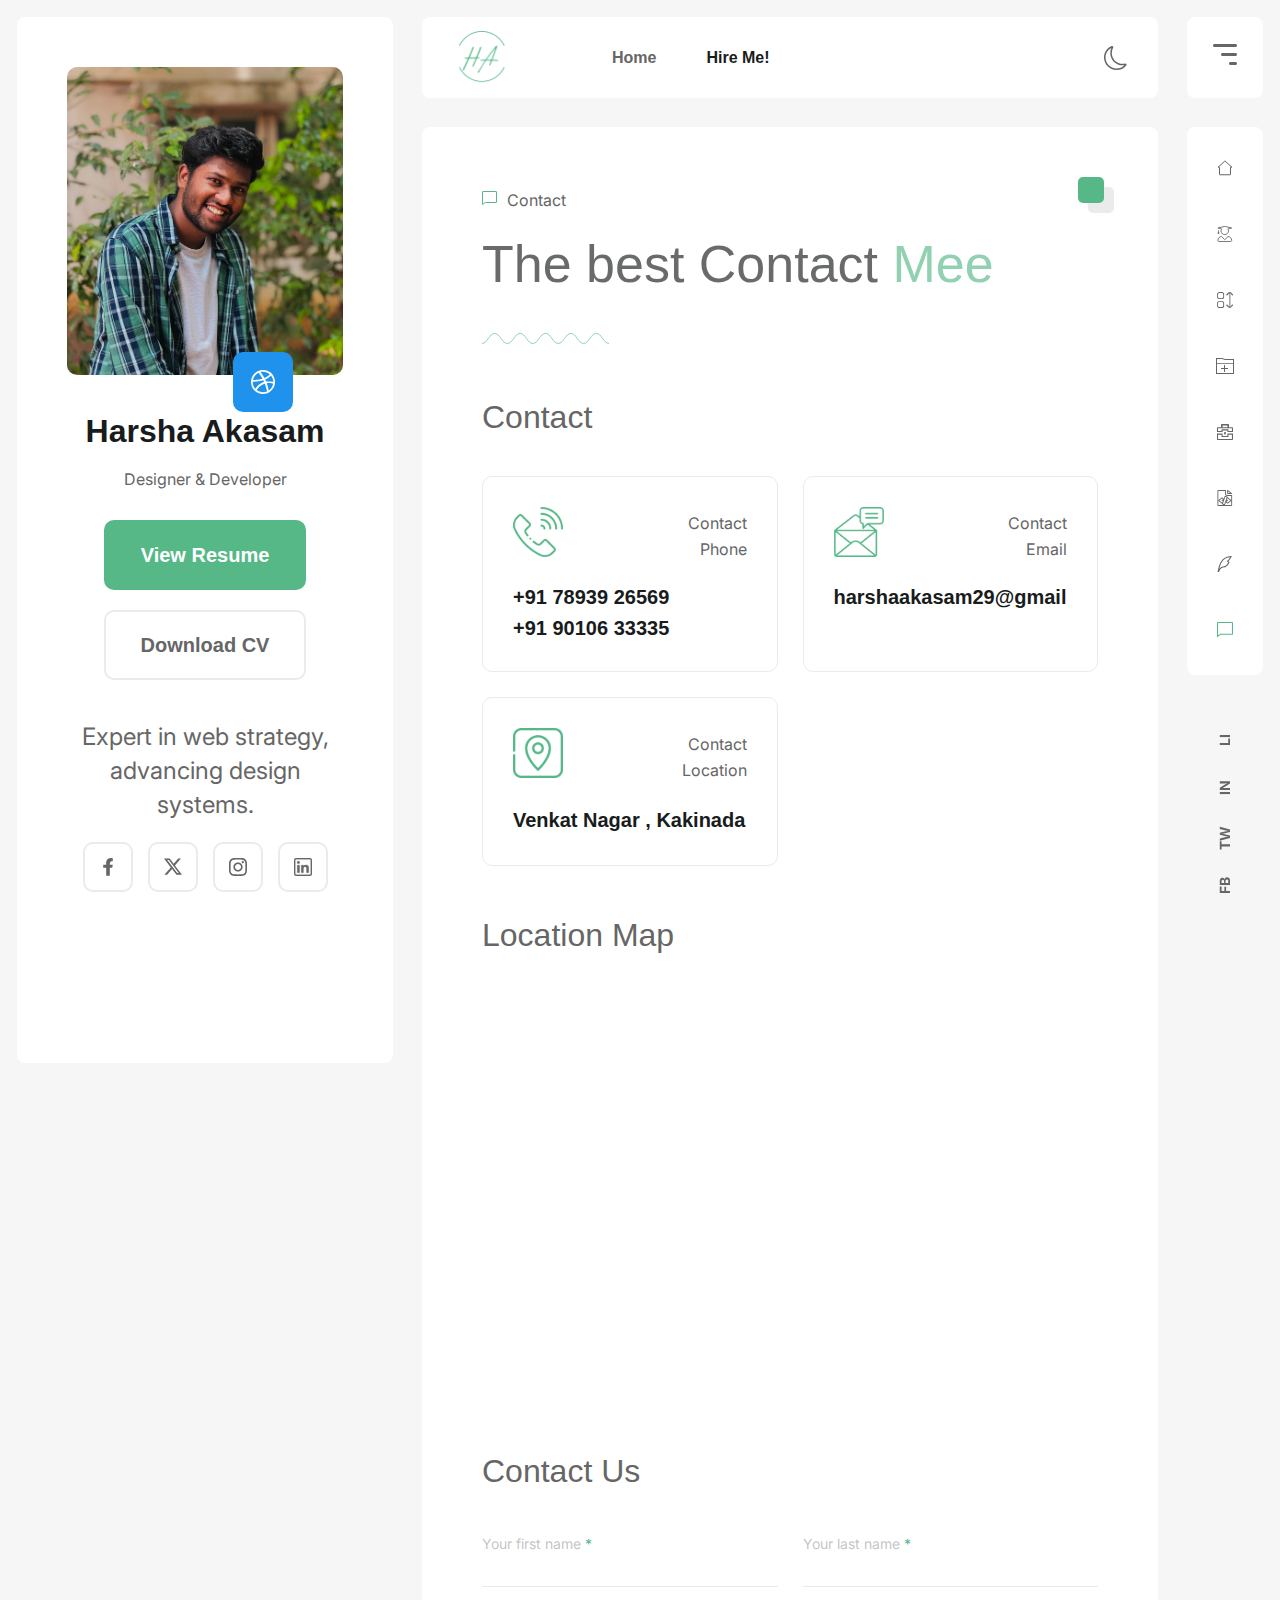
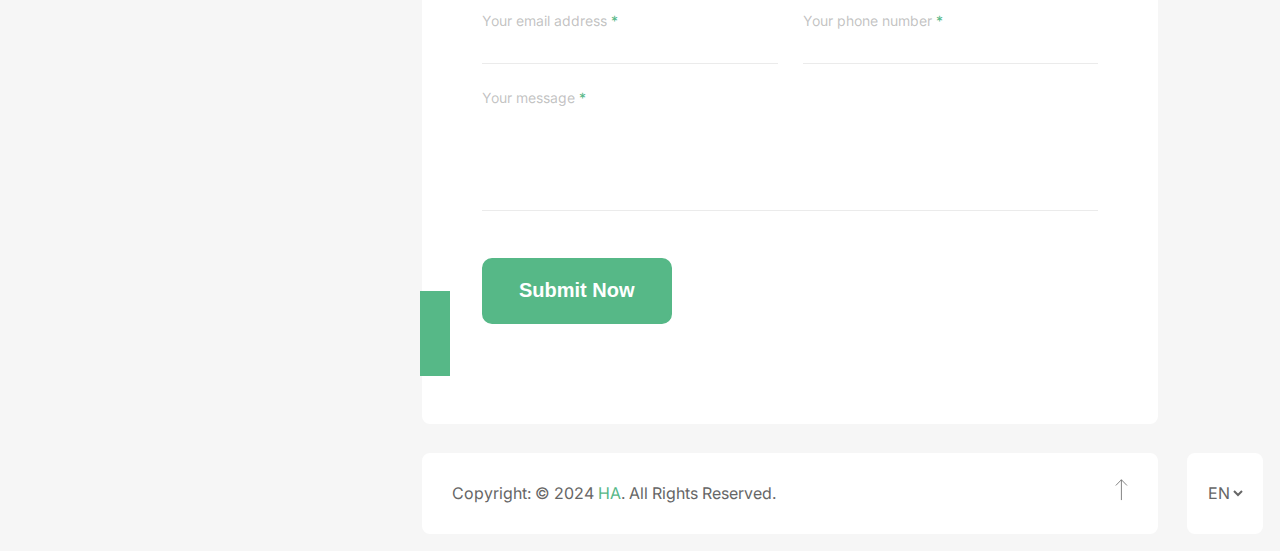
<file: contact.html>
<!DOCTYPE html>
<html lang="en" data-theme="dark" dir="ltr">

<!-- Mirrored from creativemela.com/themeforest_html/axz_personal_portfolio_html_template/axz-portfolio - dual-mode/contact.html by HTTrack Website Copier/3.x [XR&CO'2014], Wed, 19 Feb 2025 05:19:50 GMT -->
<head>
    <meta charset="UTF-8">
    <meta name="viewport" content="width=device-width, initial-scale=1.0">
    <!-- <meta name="description" content="AXZ - Template for Seamless Personal Portfolio HTML5 Template">
    <meta name="keywords" content="CV, Personal, Writer, Designer, Developer">
    <meta name="robots" content="index, follow">
    <meta name="author" content="Creativemela"> -->
    <!-- favicon -->
    <title> Harsha Akasam</title>
    <!-- favicon -->
    <link rel="icon" type="image/png" href="./assets/img/logo/favicon.png">
    <!-- animate css -->
    <link rel="stylesheet" href="assets/css/animate.min.css">
    <!-- swiper slider css -->
    <link rel="stylesheet" href="assets/css/swiper__bundle.css">
    <!-- normalize css -->
    <link rel="stylesheet" href="assets/css/normalize.css">
    <!-- style css -->
    <link rel="stylesheet" href="assets/css/style.css">
</head>
<body>

    <div class="cm-content" data-barba="wrapper">
        <div class="container">
            <!-- mobile menu -->
            <div class="cm-mobile-menu">
                <div class="cm-header-menu mode">
                    <div class="menu-left">
                        <div class="logo-area">
                            <a href="index.html"><img class="light" src="assets/img/logo/favicon.png" alt="axz"></a>
                            <a href="index.html"><img class="dark" src="assets/img/logo/favicon.png" alt="axz"></a>
                        </div>
                        <div class="header-menu">
                            <ul class="list-unstyled">
                                <li><a href="index.html">Home</a></li>
                                <li><a href="contact.html" class="hire">Hire Me!</a></li>
                            </ul>
                        </div>
                    </div>
                    <div class="cm-functionality cm-right">
                        <div class="setting" >
                            <div class="mode-switcher mode-mobile" id="theme-mode-2">
                                <img class="light svg" src="assets/img/icons/moon.svg" alt="">
                                <img class="dark svg" src="assets/img/icons/sun.svg" alt="">
                            </div>
                        </div>
                        <div class="offcanvase">
                            <img src="assets/img/icons/bars.svg" alt="menu-bar" class="svg">
                        </div>
                    </div>
                </div>
            </div>
            <!-- mobile menu end -->
            <!-- author -->
            <div class="cm-author-view mode sticky-top">
                <div class="cm-author-content ">
                    <div class="cm-author-image m-img">
                        <img src="assets/img/author/author.jpg" alt="">
                        <a href="#" class="author-dribble-link">
                            <img src="assets/img/icons/dribble.svg" alt="">
                        </a>
                    </div>
                    <div class="cm-author-info">
                        <h3 class="cm-author-name">Harsha Akasam</h3>
                        <span class="cm-author-designation">Designer & Developer</span>
                    </div>
                    <div class="cm-author-hiring">
                        <a href="./assets/Harsha_Akasam_Resume.pdf" target="_blank" class="cm-btn primary">View Resume</a>

                        <a href="./assets/Harsha_Akasam_Resume.pdf" download="Harsha_Akasam_Resume.pdf" class="cm-btn">Download CV</a>

                    </div>
                    <div class="cm-author-description">
                        <p>Expert in web strategy, advancing design systems.</p>
                    </div>
                    <div class="cm-author-social-links">
                        <a href="https://www.facebook.com/share/1PgXui4pDs/" class="social-links">
                           <img src="assets/img/icons/facebook.svg" alt="facebook" height="18" width="18" class="svg">
                        </a>
                        <a href="https://x.com/chinnuakasam?t=rD9p_ZmcvmyicZ7JbnKEFw&s=09" class="social-links">
                            <img src="assets/img/icons/twitter-x.svg" alt="twitter-x" height="18" width="18" class="svg">
                        </a>
                        <a href="https://www.instagram.com/harsha_akasam?igsh=MTQ4MnprdzN3NTl2ZA==" class="social-links">
                            <img src="assets/img/icons/instagram.svg" alt="instagram" height="18" width="18" class="svg">
                        </a>
                        <a href="https://www.linkedin.com/in/harsha-akasam-290805ah/" class="social-links">
                            <img src="assets/img/icons/linkedin.svg" alt="linkedin" height="18" width="18" class="svg">
                        </a>
                    </div>
                </div>
            </div>
            <!-- author end -->
            <!-- main content -->
            <div class="cm-axz-content">
                <!-- header area -->
                <div class="cm-header sticky-top">
                    <div class="cm-header-menu mode">
                        <div class="menu-left">
                            <div class="logo-area">
                                <a href="index.html"><img class="light" src="assets/img/logo/favicon.png" ></a>
                                <a href="index.html"><img class="dark" src="assets/img/logo/favicon.png"></a>
                            </div>
                            <div class="header-menu">
                                <ul class="list-unstyled">
                                    <li><a href="index.html">Home</a></li>
                                    <li><a href="contact.html" class="hire">Hire Me!</a></li>
                                </ul>
                            </div>
                        </div>
                        <div class="cm-functionality cm-right">
                            <div class="setting" >
                                <div class="mode-switcher" id="theme-mode">
                                    <img class="light svg" src="assets/img/icons/moon.svg" alt="">
                                    <img class="dark svg" src="assets/img/icons/sun.svg" alt="">
                                </div>
                            </div>
                        </div>
                    </div>
                </div>
                <!-- header area end -->

                <!-- content section -->
                <div class="cm-content-area"  data-barba="container" data-barba-namespace="contact">
                    <div class="cm-content-box mode">
                        <div class="cm-content-item cm-page-template">
                            <div class="cm-content-item__top">
                                <div class="top-right-bg"></div>
                                <!-- <div class="cm-content-circle">
                                    <svg class="circle" viewBox="0 0 100 100" width="120" height="120">
                                        <defs>
                                            <path id="circle" d="M 50, 50 m -37, 0 a 37,37 0 1,1 74,0 a 37,37 0 1,1 -74,0">
                                            </path>
                                        </defs>
                                        <text>
                                            <textPath xlink:href="#circle">The Web Design and Developer 
                                            </textPath>
                                        </text>
                                    </svg>
                                    <div class="circle-logo">
                                        <img src="assets/img/logo/circle-logo.svg" alt="">
                                    </div>
                                </div> -->
                                <div class="cm-content-sub">
                                    <div class="icon">
                                        <img class="svg" src="assets/img/icons/contact.svg" alt="">
                                    </div>
                                    <p>Contact</p>
                                </div>
                                <h1 class="main-title">
                                    The best 
                                     Contact <span>Mee</span>
                                     <u>
                                        <img src="assets/img/content/line.svg" alt="">
                                    </u>
                                </h1>
                            </div>
    
                          <!-- contact content -->
                            <div class="cm-contact-area">
                                <div class="cm-contact-method">
                                    <h3 class="section-title">Contact </h3>
                                    <div class="cm-contact-method__content">
                                        <!-- single contact item -->
                                        <div class="single-contact-item">
                                            <div class="single-contact-item__top">
                                                <div class="cm-icon"><img src="assets/img/icons/phone-call.svg" alt="call" height="50" width="50"></div>
                                                <div class="cm-text">
                                                    <p>Contact Phone</p>
                                                </div>
                                            </div>
                                            <div class="single-contact-item__bottom">
                                                <a href="callto:7893926569">+91 78939 26569</a>
                                                <a href="callto:9010633335">+91 90106 33335</a>
                                            </div>
                                        </div>
                                        <!-- single contact item end -->
                                        <!-- single contact item -->
                                        <div class="single-contact-item">
                                            <div class="single-contact-item__top">
                                                <div class="cm-icon">
                                                    <img src="assets/img/icons/mail-open.svg" alt="mail-open" height="50" width="50"></div>
                                                <div class="cm-text">
                                                    <p>Contact Email</p>
                                                </div>
                                            </div>
                                            <div class="single-contact-item__bottom">
                                                <a href="mailto:harshaakasam29@gmail.com">harshaakasam29@gmail</a>
                                                <a href="mailto:Info.axz@gmail.com"></a>
                                            </div>
                                        </div>
                                        <!-- single contact item end -->
                                        <!-- single contact item -->
                                        <div class="single-contact-item">
                                            <div class="single-contact-item__top">
                                                <div class="cm-icon">
                                                    <img src="assets/img/icons/location-dot.svg" alt="location" height="50" width="50">
                                                </div>
                                                <div class="cm-text">
                                                    <p>Contact Location</p>
                                                </div>
                                            </div>
                                            <div class="single-contact-item__bottom">
                                                <p class="location-text"> Venkat Nagar , Kakinada</p>
                                            </div>
                                        </div>
                                        <!-- single contact item end -->
                                    </div>
                                </div>
                                <!-- location map -->
                                <div class="cm-location-map">
                                    <h3 class="section-title">Location Map</h3>
                                    <div class="cm-location-map__content">
                                        <div class="cm-map-iframe">
                                            <iframe src="https://maps.google.com/maps?width=100%25&amp;height=600&amp;hl=en&amp;q=Mirpur%20Dhaka+(Martin)&amp;t=&amp;z=14&amp;ie=UTF8&amp;iwloc=B&amp;output=embed"></iframe>
                                        </div>
                                    </div>
                                </div>
                                <!-- contact form -->
                                <div class="cm-contact-form">
                                    <h3 class="section-title">Contact Us</h3>
                                    <div class="cm-contact-form__content">
                                        <form action="https://creativemela.com/themeforest_html/axz_personal_portfolio_html_template/axz-portfolio - dual-mode/mail-sender.php" method="POST" class="cm-form">
                                            <div class="single-input">
                                                <div class="single-input__item">
                                                    <label for="fname">Your first name <span>*</span></label>
                                                    <input type="text" name="fname" id="fname" required>
                                                </div>
                                                <div class="single-input__item">
                                                    <label for="lname">Your last name <span>*</span></label>
                                                    <input type="text" name="lname" id="lname" required>
                                                </div>
                                            </div>
                                            <div class="single-input">
                                                <div class="single-input__item">
                                                    <label for="email">Your email address <span>*</span></label>
                                                    <input type="email" name="email" id="email" required>
                                                </div>
                                                <div class="single-input__item">
                                                    <label for="phone">Your phone number <span>*</span></label>
                                                    <input type="number" name="phone" id="phone" required>
                                                </div>
                                            </div>
                                            <div class="single-input">
                                                <div class="single-input__item w-full">
                                                    <label for="msg">Your message <span>*</span></label>
                                                   <textarea name="msg" id="msg" required></textarea>
                                                </div>
                                            </div>
                                            <button type="submit" class="cm-btn primary">Submit Now</button>
                                        </form>
                                        <!-- message sending notification -->
                                        <div class="contact__msg mt-40"></div>
                                    </div>
                                </div>
                            </div>
                          <!-- contact content end -->
                        </div>
                    </div>
                </div>
                <!-- content section end -->
                <!-- footer area -->
                <div class="cm-footer">
                    <div class="cm-footer-content mode">
                        <p>Copyright: © 2024 <a href="index.html">HA</a>. All Rights Reserved.</p>
                        <a href="#top"><img src="assets/img/icons/arrow-top.svg" alt="arrow-top" width="13" height="25" class="svg"></a>
                    </div>
                </div>
                <!-- footer area end -->
            </div>
            <!-- main content end -->
            <!-- navigation menu -->
            <div class="cm-navigation">
                <div class="cm-header-menu-bar sticky-top mode">
                    <div class="icon offcanvase">
                       <img src="assets/img/icons/bars.svg" alt="menu" class="svg">
                    </div>
                </div>
                 <!-- tab item -->
                 <div class="cm-tab-item ">
                    <div class="tab-item-wrapper">
                        <div class="tab-action-item mode">
                            <ul>
                                <li><a data-title="Home" class="link" href="index.html"><img src="assets/img/icons/home.svg" width="18" height="16" alt="home" class="svg"></a></li>
                                <li><a data-title="About" class="link" href="about.html"><img src="assets/img/icons/about.svg" width="18" height="16" alt="about" class="svg"></a></li>
                                <li><a data-title="Service" class="link" href="service.html"><img src="assets/img/icons/service.svg" width="18" height="16" alt="service" class="svg"></a></li>
                                <li><a data-title="Projects" class="link" href="projects.html"><img src="assets/img/icons/portfolio.svg" width="18" height="16" alt="portfolio" class="svg"></a></li>
                                <li><a data-title="Education" class="link" href="education.html"><img src="assets/img/icons/education.svg" width="18" height="16" alt="education" class="svg"></a></li>
                                <li><a data-title="Coder" class="link" href="Coding.html"><img src="assets/img/icons/pricing.svg" width="18" height="16" alt="pricing" class="svg"></a></li>
                                <li><a data-title="Achievements" class="link" href="Achievements.html"><img src="assets/img/icons/blog.svg" width="18" height="16" alt="blog" class="svg"></a></li>
                                <li><a data-title="Contact" class="link" href="contact.html"><img src="assets/img/icons/contact.svg" width="18" height="16" alt="contact" class="svg"></a></li>
                            </ul>
                        </div>
                        <div class="cm-social-link-text">
                            <ul>
                                <li><a href="https://www.facebook.com/share/1PgXui4pDs/">fb</a></li>
                                <li><a href="https://x.com/chinnuakasam?t=rD9p_ZmcvmyicZ7JbnKEFw&s=09">tw</a></li>
                                <li><a href="https://www.instagram.com/harsha_akasam?igsh=MTQ4MnprdzN3NTl2ZA==">in</a></li>
                                <li><a href="https://www.linkedin.com/in/harsha-akasam-290805ah/">li</a></li>
                            </ul>
                        </div>
                    </div>
                </div>
                <!-- language switcher -->
                <div class="cm-language-switcher mode">
                    <div class="language-switcher">
                        <select name="lang" id="language">
                            <option value="ar">En</option>
                            <option value="ar">Ar</option>
                        </select>
                    </div>
                </div>
            </div>
            <!-- navigation menu end -->
        </div>
    </div>

    <!-- offcanvase menu -->
    <div class="cm-offcanvase">
        <div class="cm-menu-overlay"></div>
        <div class="cm-menu-inner">
            <div class="cm-close-icon"><img src="assets/img/icons/x-lg.svg" alt=""></div>
            <div class="logo-area">
                <a href="index.html"><img class="light" src="assets/img/logo/favicon.png" ></a>
                <a href="index.html"><img class="dark" src="assets/img/logo/favicon.png"></a>
            </div>
            <div class="cm-sidemenu">
                <div class="cm-menu">
                    <ul>
                        <li><a class="link" href="index.html"><img class="svg" src="assets/img/icons/home.svg" alt=""> Home</a></li>
                        <li><a class="link" href="about.html"><img class="svg" src="assets/img/icons/about.svg" alt=""> About</a></li>
                        <li><a class="link" href="service.html"><img class="svg" src="assets/img/icons/service.svg" alt=""> Service</a></li>
                        <li><a class="link" href="projects.html"><img class="svg" src="assets/img/icons/portfolio.svg" alt=""> projects</a></li>
                        <li><a class="link" href="Coding.html"><img class="svg" src="assets/img/icons/pricing.svg" alt=""> Coder</a></li>
                        <li><a class="link" href="education.html"><img class="svg" src="assets/img/icons/education.svg" alt=""> education</a></li>
                        <li><a class="link" href="Achievements.html"><img class="svg" src="assets/img/icons/blog.svg" alt=""> Achievements</a></li>
                        <li><a class="link" href="contact.html"><img class="svg" src="assets/img/icons/contact.svg" alt=""> contact</a></li>
                    </ul>
                </div>
            </div>
            <div class="cm-sidecontact">
                <h6>Contact Me</h6>
                <a href="#">+8801712345678</a>
                <a href="#">axz@axz.com</a>
            </div>
        </div>
    </div>
    <!-- offcanvase menu end -->

    <!-- animation -->
    <div class="animation">
        <div class="animation__screen"></div>
    </div>
    <!-- animation end -->
    
    <!-- jquery -->
    <script src="assets/js/Jquery-3.7.1.js"></script>
    <!-- barba - jquery included -->
    <script src="assets/js/barba.core.js"></script>
    <!-- ajax contact form js -->
    <script src="assets/js/ajax-contact.js"></script>
    <!-- appear - jquery included -->
    <script src="assets/js/appear.min.js"></script>
    <!-- imageloaded pkgd - jquery included -->
    <script src="assets/js/imagesloaded.pkgd.min.js"></script>
    <!-- swiper - jquery included -->
    <script src="assets/js/swiper-bundle-min.js"></script>
    <!-- svginject - jquery included -->
    <script src="assets/js/svginject.min.js"></script>
    <!-- gsap animation -->
    <script src="assets/js/gsap/gsap-3.12.3.js"></script>
    <!-- main js -->
    <script src="assets/js/main.js"></script>
</body>


<!-- Mirrored from creativemela.com/themeforest_html/axz_personal_portfolio_html_template/axz-portfolio - dual-mode/contact.html by HTTrack Website Copier/3.x [XR&CO'2014], Wed, 19 Feb 2025 05:19:52 GMT -->
</html>
</file>
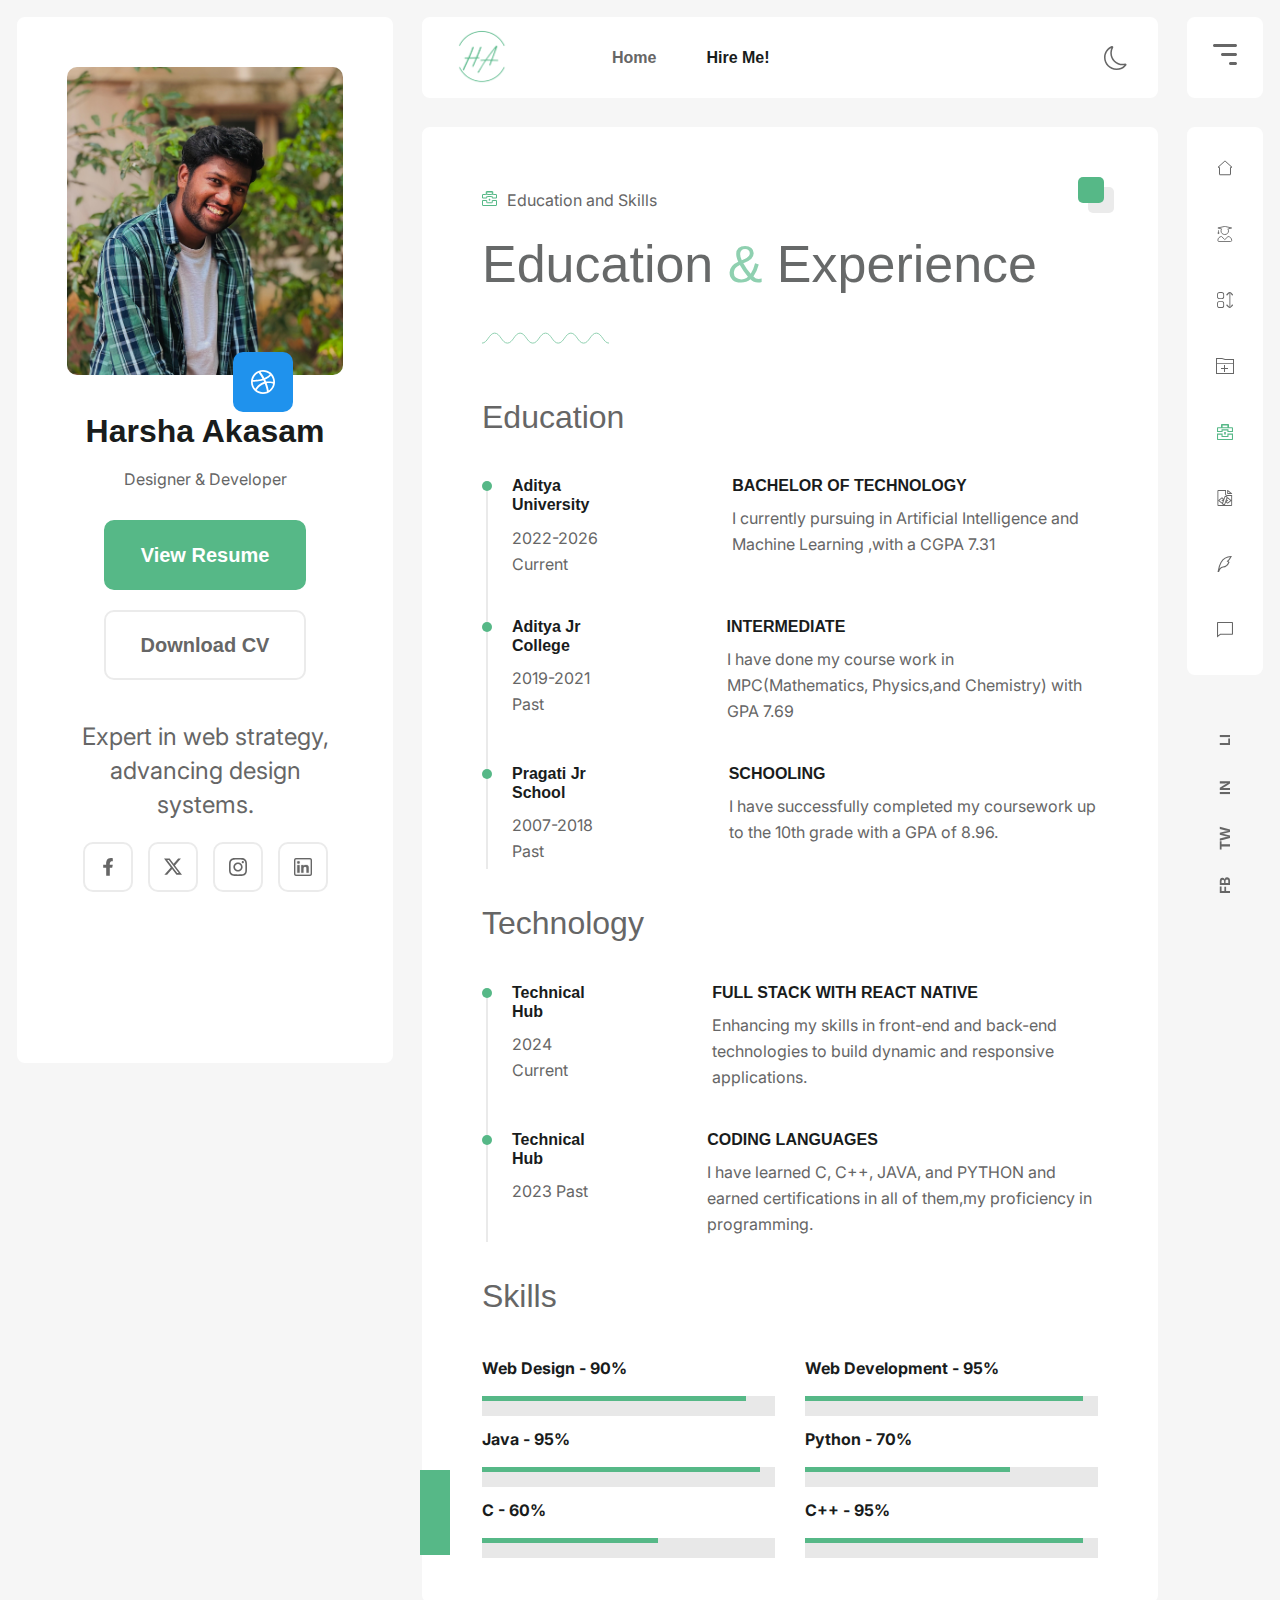
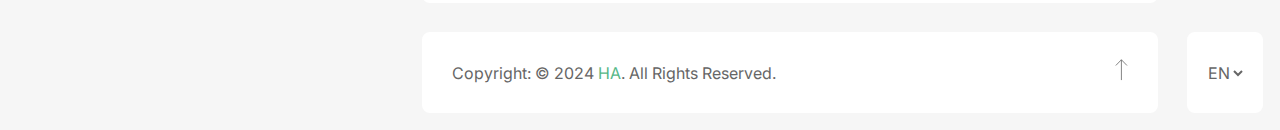
<file: education.html>
<!DOCTYPE html>
<html lang="en" data-theme="dark" dir="ltr">

<!-- Mirrored from creativemela.com/themeforest_html/axz_personal_portfolio_html_template/axz-portfolio - dual-mode/education.html by HTTrack Website Copier/3.x [XR&CO'2014], Wed, 19 Feb 2025 05:20:04 GMT -->
<head>
    <meta charset="UTF-8">
    <meta name="viewport" content="width=device-width, initial-scale=1.0">
    <!-- <meta name="description" content="AXZ - Template for Seamless Personal Portfolio HTML5 Template">
    <meta name="keywords" content="CV, Personal, Writer, Designer, Developer">
    <meta name="robots" content="index, follow">
    <meta name="author" content="Creativemela"> -->
    <title> Harsha Akasam</title>
    <!-- favicon -->
    <link rel="icon" type="image/png" href="./assets/img/logo/favicon.png">
    <!-- animate css -->
    <link rel="stylesheet" href="assets/css/animate.min.css">
    <!-- swiper slider css -->
    <link rel="stylesheet" href="assets/css/swiper__bundle.css">
    <!-- normalize css -->
    <link rel="stylesheet" href="assets/css/normalize.css">
    <!-- style css -->
    <link rel="stylesheet" href="assets/css/style.css">
</head>
    <body>
        <div class="cm-content" data-barba="wrapper">
            <div class="container">
                <!-- mobile menu -->
                <div class="cm-mobile-menu">
                    <div class="cm-header-menu mode">
                        <div class="menu-left">
                            <div class="logo-area">
                                <a href="index.html"><img class="light" src="assets/img/logo/favicon.png" alt="axz"></a>
                                <a href="index.html"><img class="dark" src="assets/img/logo/favicon.png" alt="axz"></a>
                            </div>
                            <div class="header-menu">
                                <ul class="list-unstyled">
                                    <li><a href="index.html">Home</a></li>
                                    <li><a href="contact.html" class="hire">Hire Me!</a></li>
                                </ul>
                            </div>
                        </div>
                        <div class="cm-functionality cm-right">
                            <div class="setting" >
                                <div class="mode-switcher mode-mobile" id="theme-mode-2">
                                    <img class="light svg" src="assets/img/icons/moon.svg" alt="">
                                    <img class="dark svg" src="assets/img/icons/sun.svg" alt="">
                                </div>
                            </div>
                            <div class="offcanvase">
                                <img src="assets/img/icons/bars.svg" alt="menu-bar" class="svg">
                            </div>
                        </div>
                    </div>
                </div>
                <!-- mobile menu end -->

                <!-- author -->
                <div class="cm-author-view mode sticky-top">
                    <div class="cm-author-content ">
                        <div class="cm-author-image m-img">
                            <img src="assets/img/author/author.jpg" alt="">
                             <a href="#" class="author-dribble-link">
                                <img src="assets/img/icons/dribble.svg" alt="">
                            </a>
                        </div>
                        <div class="cm-author-info">
                            <h3 class="cm-author-name">Harsha Akasam</h3>
                            <span class="cm-author-designation">Designer & Developer</span>
                        </div>
                        <div class="cm-author-hiring">
                            <a href="./assets/Harsha_Akasam_Resume.pdf" target="_blank" class="cm-btn primary">View Resume</a>

                            <a href="./assets/Harsha_Akasam_Resume.pdf" download="Harsha_Akasam_Resume.pdf" class="cm-btn">Download CV</a>

                        </div>
                        <div class="cm-author-description">
                            <p>Expert in web strategy, advancing design systems.</p>
                        </div>
                        <div class="cm-author-social-links">
                            <a href="https://www.facebook.com/share/1PgXui4pDs/" class="social-links">
                            <img src="assets/img/icons/facebook.svg" alt="facebook" height="18" width="18" class="svg">
                            </a>
                            <a href="https://x.com/chinnuakasam?t=rD9p_ZmcvmyicZ7JbnKEFw&s=09" class="social-links">
                                <img src="assets/img/icons/twitter-x.svg" alt="twitter-x" height="18" width="18" class="svg">
                            </a>
                            <a href="https://www.instagram.com/harsha_akasam?igsh=MTQ4MnprdzN3NTl2ZA==" class="social-links">
                                <img src="assets/img/icons/instagram.svg" alt="instagram" height="18" width="18" class="svg">
                            </a>
                            <a href="https://www.linkedin.com/in/harsha-akasam-290805ah/" class="social-links">
                                <img src="assets/img/icons/linkedin.svg" alt="linkedin" height="18" width="18" class="svg">
                            </a>
                        </div>
                    </div>
                </div>
                <!-- author end -->

                <!-- main content -->
                <div class="cm-axz-content">
                    <!-- header area -->
                    <div class="cm-header sticky-top">
                        <div class="cm-header-menu mode">
                            <div class="menu-left">
                                <div class="logo-area">
                                    <a href="index.html"><img class="light" src="assets/img/logo/favicon.png" alt="axz"></a>
                                    <a href="index.html"><img class="dark" src="assets/img/logo/favicon.png" alt="axz"></a>
                                </div>
                                <div class="header-menu">
                                    <ul class="list-unstyled">
                                        <li><a href="index.html">Home</a></li>
                                        <li><a href="contact.html" class="hire">Hire Me!</a></li>
                                    </ul>
                                </div>
                            </div>
                            <div class="cm-functionality cm-right">
                                <div class="setting" >
                                    <div class="mode-switcher" id="theme-mode">
                                        <img class="light svg" src="assets/img/icons/moon.svg" alt="">
                                        <img class="dark svg" src="assets/img/icons/sun.svg" alt="">
                                    </div>
                                </div>
                            </div>
                        </div>
                    </div>
                    <!-- header area end -->

                    <!-- content section -->
                    <div class="cm-content-area"  data-barba="container" data-barba-namespace="education">
                        <div class="cm-content-box mode">
                            <div class="cm-content-item cm-page-template">
                                <div class="cm-content-item__top">
                                    <div class="top-right-bg"></div>
                                    <!-- <div class="cm-content-circle">
                                        <svg class="circle" viewBox="0 0 100 100" width="120" height="120">
                                            <defs>
                                                <path id="circle" d="M 50, 50 m -37, 0 a 37,37 0 1,1 74,0 a 37,37 0 1,1 -74,0">
                                                </path>
                                            </defs>
                                            <text font-size="8.75">
                                                <textPath xlink:href="#circle">The Web Design and Developer 
                                                </textPath>
                                            </text>
                                        </svg>
                                        <div class="circle-logo">
                                            <img src="assets/img/logo/circle-logo.svg" alt="">
                                        </div>
                                    </div> -->
                                    <div class="cm-content-sub">
                                        <div class="icon">
                                        <img class="svg" src="assets/img/icons/education.svg" alt="education">
                                        </div>
                                        <p>Education and Skills</p>
                                    </div>
                                    <h1 class="main-title">
                                         Education <span>&</span> Experience
                                        <u>
                                            <img src="assets/img/content/line.svg" alt="">
                                        </u>
                                    </h1>
                                </div>
                                <!-- education -->
                                <div class="cm-education-education">
                                    <div class="single-info-item">
                                        <h3>Education</h3>
                                        <div class="cm-education-timeline-content">
                                            <div class="education-timeline">
                                                <div class="left-side">
                                                    <h6 class="uni-name"> Aditya University</h6>
                                                    <p>2022-2026 Current</p>
                                                </div>
                                                <div class="right-side">
                                                    <h6 class="degree">BACHELOR OF TECHNOLOGY</h6>
                                                    <p>I currently pursuing in Artificial Intelligence and Machine Learning ,with a CGPA 7.31</p>
                                                </div>
                                            </div>
                                            <div class="education-timeline">
                                                <div class="left-side">
                                                    <h6 class="uni-name">Aditya Jr College</h6>
                                                    <p>2019-2021 Past</p>
                                                </div>
                                                <div class="right-side">
                                                    <h6 class="degree">INTERMEDIATE</h6>
                                                    <p>I have done my course work in MPC(Mathematics, Physics,and Chemistry) with GPA 7.69</p>
                                                </div>
                                            </div>
                                            <div class="education-timeline">
                                                <div class="left-side">
                                                    <h6 class="uni-name">Pragati Jr School</h6>
                                                    <p>2007-2018 Past</p>
                                                </div>
                                                <div class="right-side">
                                                    <h6 class="degree">SCHOOLING</h6>
                                                    <p>I have successfully completed my coursework up to the 10th grade with a GPA of 8.96.</p>
                                                </div>
                                            </div>
                                        </div>
                                    </div>
                                    <!-- timeline two -->
                                    <div class="single-info-item">
                                        <h3>Technology</h3>
                                        <div class="cm-education-timeline-content">
                                            <div class="education-timeline">
                                                <div class="left-side">
                                                    <h6 class="uni-name">Technical Hub</h6>
                                                    <p>2024 Current</p>
                                                </div>
                                                <div class="right-side">
                                                    <h6 class="degree">FULL STACK WITH REACT NATIVE</h6>
                                                    <p>Enhancing my skills in front-end and back-end technologies to build dynamic and responsive applications.</p>
                                                </div>
                                            </div>
                                            <div class="education-timeline">
                                                <div class="left-side">
                                                    <h6 class="uni-name">Technical Hub</h6>
                                                    <p>2023 Past</p>
                                                </div>
                                                <div class="right-side">
                                                    <h6 class="degree">CODING LANGUAGES</h6>
                                                    <p>I have learned C, C++, JAVA, and PYTHON and earned certifications in all of them,my proficiency in programming.</p>
                                                </div>
                                            </div>
                                        </div>
                                    </div>
                                    <!-- timeline two -->
                                    <div class="single-info-item">
                                        <div class="cm-row">
                                            <h3>Skills</h3>
                                            <div class="cm-skill-container">
                                                <div class="single-skill-item">
                                                    <div class="expertise__single">
                                                        <p class="expertise__title">Web Design - <span>90%</span></p>
                                                        <div class="progress">
                                                            <div class="progress-bar" role="progressbar" style="width: 90%"
                                                                aria-valuenow="90" aria-valuemin="0" aria-valuemax="100"></div>
                                                        </div>
                                                    </div>
                                                    <div class="expertise__single">
                                                        <p class="expertise__title">Java - <span>95%</span></p>
                                                        <div class="progress">
                                                            <div class="progress-bar" role="progressbar" style="width: 95%"
                                                                aria-valuenow="89" aria-valuemin="0" aria-valuemax="100"></div>
                                                        </div>
                                                    </div>
                                                    <div class="expertise__single">
                                                        <p class="expertise__title">C - <span>60%</span></p>
                                                        <div class="progress">
                                                            <div class="progress-bar" role="progressbar" style="width: 60%"
                                                                aria-valuenow="60" aria-valuemin="0" aria-valuemax="100"></div>
                                                        </div>
                                                    </div>
                                                </div>
                                                <div class="single-skill-item cm-md-5">
                                                    <div class="expertise__single">
                                                        <p class="expertise__title">Web Development - <span>95%</span></p>
                                                        <div class="progress">
                                                            <div class="progress-bar" role="progressbar" style="width: 95%"
                                                                aria-valuenow="40" aria-valuemin="0" aria-valuemax="100"></div>
                                                        </div>
                                                    </div>
                                                    <div class="expertise__single">
                                                        <p class="expertise__title">Python - <span>70%</span></p>
                                                        <div class="progress">
                                                            <div class="progress-bar" role="progressbar" style="width: 70%"
                                                                aria-valuenow="70" aria-valuemin="0" aria-valuemax="100"></div>
                                                        </div>
                                                    </div>
                                                    <div class="expertise__single">
                                                        <p class="expertise__title">C++ - <span>95%</span></p>
                                                        <div class="progress">
                                                            <div class="progress-bar" role="progressbar" style="width: 95%"
                                                                aria-valuenow="95" aria-valuemin="0" aria-valuemax="100"></div>
                                                        </div>
                                                    </div>
                                                </div>
                                            </div>
                                        </div>
                                    </div>
                                </div>
                            </div>
                        </div>
                    </div>
                    <!-- content section end -->

                    <!-- footer area -->
                    <div class="cm-footer">
                        <div class="cm-footer-content mode">
                            <p>Copyright: © 2024 <a href="index.html">HA</a>. All Rights Reserved.</p>
                            <a href="#top"><img src="assets/img/icons/arrow-top.svg" alt="arrow-top" width="13" height="25" class="svg"></a>
                        </div>
                    </div>
                    <!-- footer area end -->
                </div>

                <!-- navigation menu -->
                <div class="cm-navigation">
                    <div class="cm-header-menu-bar sticky-top mode">
                        <div class="icon offcanvase">
                        <img src="assets/img/icons/bars.svg" alt="menu" class="svg">
                        </div>
                    </div>
                    <!-- tab item -->
                    <div class="cm-tab-item ">
                        <div class="tab-item-wrapper">
                            <div class="tab-action-item mode">
                                <ul>
                                    <li><a data-title="Home" class="link" href="index.html"><img src="assets/img/icons/home.svg" width="18" height="16" alt="home" class="svg"></a></li>
                                    <li><a data-title="About" class="link" href="about.html"><img src="assets/img/icons/about.svg" width="18" height="16" alt="about" class="svg"></a></li>
                                    <li><a data-title="Service" class="link" href="service.html"><img src="assets/img/icons/service.svg" width="18" height="16" alt="service" class="svg"></a></li>
                                    <li><a data-title="Projects" class="link" href="projects.html"><img src="assets/img/icons/portfolio.svg" width="18" height="16" alt="portfolio" class="svg"></a></li>
                                    <li><a data-title="Education" class="link" href="education.html"><img src="assets/img/icons/education.svg" width="18" height="16" alt="education" class="svg"></a></li>
                                    <li><a data-title="Coder" class="link" href="Coding.html"><img src="assets/img/icons/pricing.svg" width="18" height="16" alt="pricing" class="svg"></a></li>
                                    <li><a data-title="Achievements" class="link" href="Achievements.html"><img src="assets/img/icons/blog.svg" width="18" height="16" alt="blog" class="svg"></a></li>
                                    <li><a data-title="Contact" class="link" href="contact.html"><img src="assets/img/icons/contact.svg" width="18" height="16" alt="contact" class="svg"></a></li>
                                </ul>
                            </div>
                            <div class="cm-social-link-text">
                                <ul>
                                    <li><a href="https://www.facebook.com/share/1PgXui4pDs/">fb</a></li>
                                    <li><a href="https://x.com/chinnuakasam?t=rD9p_ZmcvmyicZ7JbnKEFw&s=09">tw</a></li>
                                    <li><a href="https://www.instagram.com/harsha_akasam?igsh=MTQ4MnprdzN3NTl2ZA==">in</a></li>
                                    <li><a href="https://www.linkedin.com/in/harsha-akasam-290805ah/">li</a></li>
                                </ul>
                            </div>
                        </div>
                    </div>
                    <!-- language switcher -->
                    <div class="cm-language-switcher mode">
                        <div class="language-switcher">
                            <select name="lang" id="language">
                                <option value="ar">En</option>
                                <option value="ar">Ar</option>
                            </select>
                        </div>
                    </div>
                </div>
                <!-- navigation menu -->
            </div>
        </div>

        <!-- offcanvase menu -->
        <div class="cm-offcanvase">
            <div class="cm-menu-overlay"></div>
            <div class="cm-menu-inner">
                <div class="cm-close-icon"><img src="assets/img/icons/x-lg.svg" alt=""></div>
                <div class="cm-offcanvase__logo logo-area">
                    <a href="index.html"><img class="light" src="assets/img/logo/favicon.png" alt=""></a>
                    <a href="index.html"><img class="dark" src="assets/img/logo/favicon.png" alt=""></a>
                </div>
                <div class="cm-sidemenu">
                    <div class="cm-menu">
                        <ul>
                            <li><a class="link" href="index.html"><img class="svg" src="assets/img/icons/home.svg" alt=""> Home</a></li>
                            <li><a class="link" href="about.html"><img class="svg" src="assets/img/icons/about.svg" alt=""> About</a></li>
                            <li><a class="link" href="education.html"><img class="svg" src="assets/img/icons/education.svg" alt=""> education</a></li>
                            <li><a class="link" href="service.html"><img class="svg" src="assets/img/icons/service.svg" alt=""> Service</a></li>
                            <li><a class="link" href="projects.html"><img class="svg" src="assets/img/icons/portfolio.svg" alt=""> projects</a></li>
                            <li><a class="link" href="Coding.html"><img class="svg" src="assets/img/icons/pricing.svg" alt=""> Coder</a></li>
                            <li><a class="link" href="Achievements.html"><img class="svg" src="assets/img/icons/blog.svg" alt=""> Achievements</a></li>
                            <li><a class="link" href="contact.html"><img class="svg" src="assets/img/icons/contact.svg" alt=""> contact</a></li>
                        </ul>
                    </div>
                </div>
                <div class="cm-sidecontact">
                    <h6>Contact Me</h6>
                    <a href="#">+91 7893926569</a>
                    <a href="#">harshaakasam29@gmail.com</a>
                </div>
            </div>
        </div>
        <!-- offcanvase menu end -->

        <!-- animation -->
        <div class="animation">
            <div class="animation__screen"></div>
        </div>
        <!-- animation end -->
        
        <!-- jquery -->
        <script src="assets/js/Jquery-3.7.1.js"></script>
        <!-- barba - jquery included -->
        <script src="assets/js/barba.core.js"></script>
        <!-- ajax contact form js -->
        <script src="assets/js/ajax-contact.js"></script>
        <!-- appear - jquery included -->
        <script src="assets/js/appear.min.js"></script>
        <!-- imageloaded pkgd - jquery included -->
        <script src="assets/js/imagesloaded.pkgd.min.js"></script>
        <!-- swiper - jquery included -->
        <script src="assets/js/swiper-bundle-min.js"></script>
        <!-- svginject - jquery included -->
        <script src="assets/js/svginject.min.js"></script>
        <!-- gsap animation -->
        <script src="assets/js/gsap/gsap-3.12.3.js"></script>
        <!-- main js -->
        <script src="assets/js/main.js"></script>
    </body>

<!-- Mirrored from creativemela.com/themeforest_html/axz_personal_portfolio_html_template/axz-portfolio - dual-mode/education.html by HTTrack Website Copier/3.x [XR&CO'2014], Wed, 19 Feb 2025 05:20:04 GMT -->
</html>
</file>
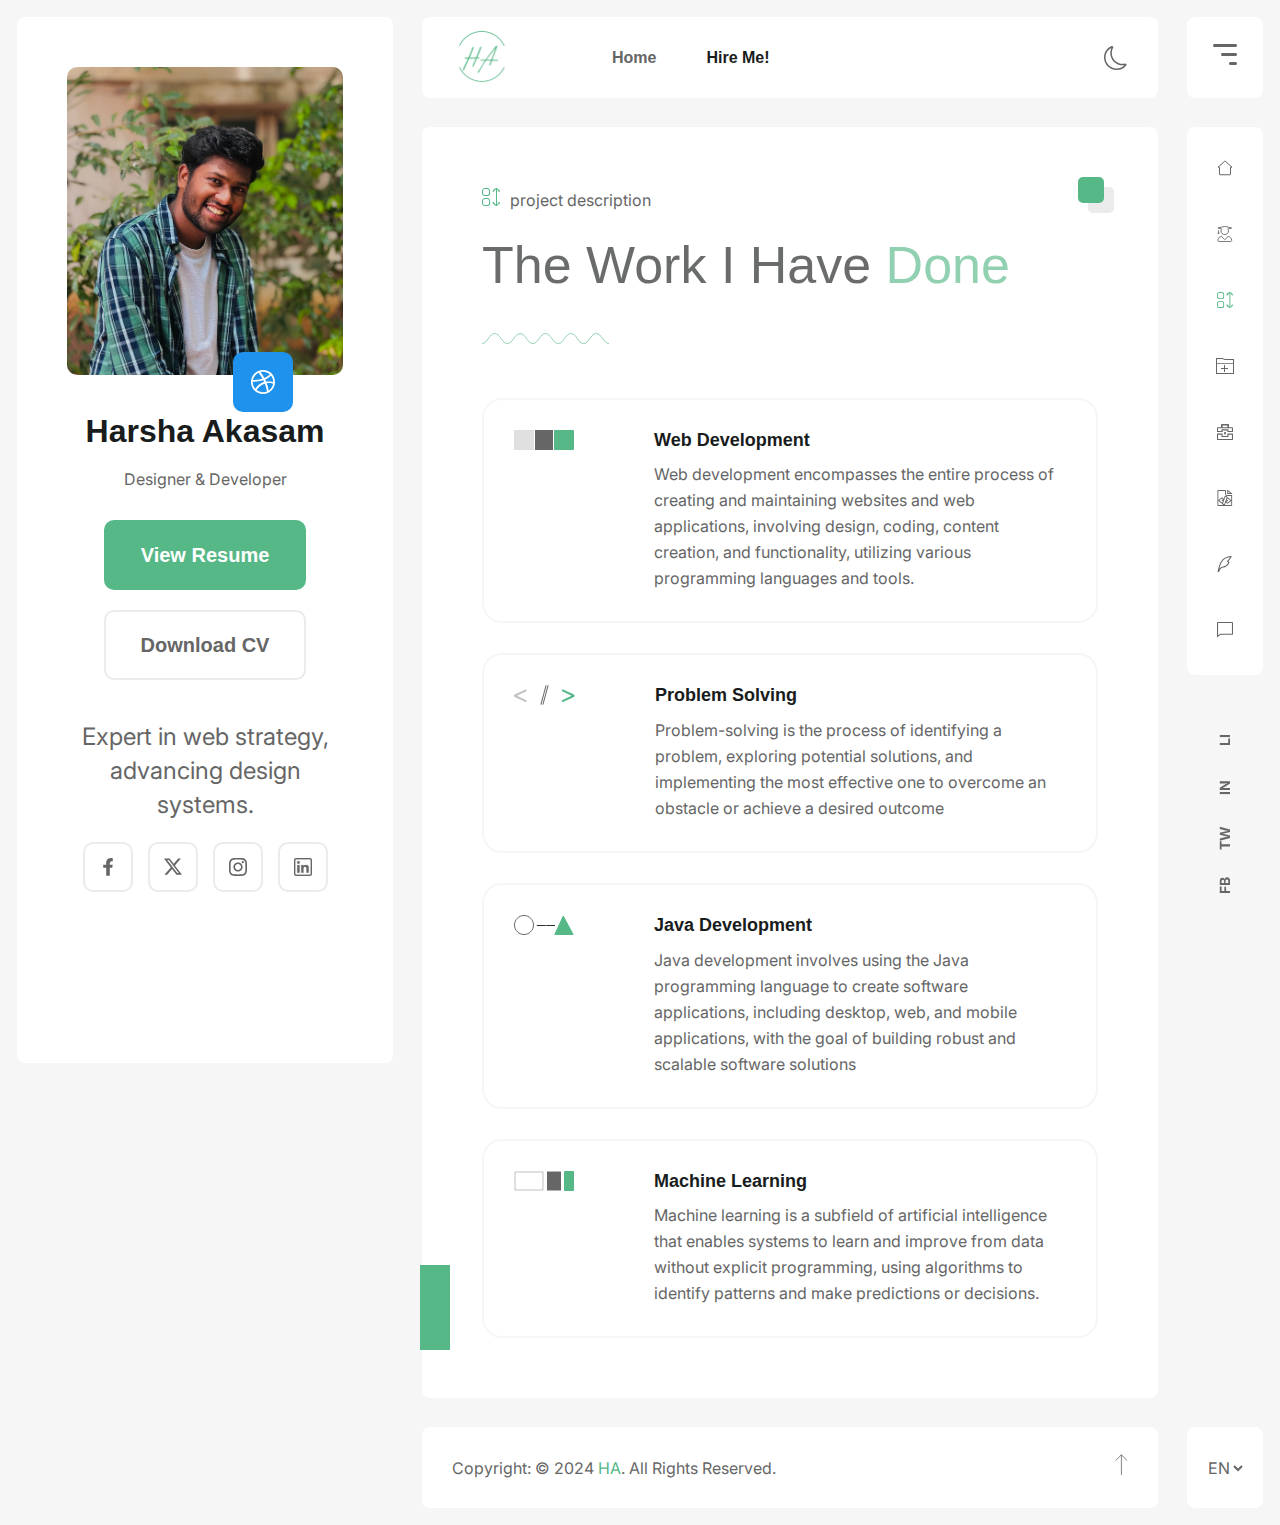
<file: service.html>
<!DOCTYPE html>
<html lang="en" data-theme="dark" dir="ltr">

<!-- Mirrored from creativemela.com/themeforest_html/axz_personal_portfolio_html_template/axz-portfolio - dual-mode/service.html by HTTrack Website Copier/3.x [XR&CO'2014], Wed, 19 Feb 2025 05:19:55 GMT -->
<head>
    <meta charset="UTF-8">
    <meta name="viewport" content="width=device-width, initial-scale=1.0">
    <!-- <meta name="description" content="AXZ - Template for Seamless Personal Portfolio HTML5 Template">
    <meta name="keywords" content="CV, Personal, Writer, Designer, Developer">
    <meta name="robots" content="index, follow">
    <meta name="author" content="Creativemela"> -->
    <title> Harsha Akasam</title>
    <!-- favicon -->
    <link rel="icon" type="image/png" href="./assets/img/logo/favicon.png">
    <!-- animate css -->
    <link rel="stylesheet" href="assets/css/animate.min.css">
    <!-- swiper slider css -->
    <link rel="stylesheet" href="assets/css/swiper__bundle.css">
    <!-- normalize css -->
    <link rel="stylesheet" href="assets/css/normalize.css">
    <!-- style css -->
    <link rel="stylesheet" href="assets/css/style.css">
</head>
    <body>
        <div class="cm-content" data-barba="wrapper">
            <div class="container">
                <!-- mobile menu -->
                <div class="cm-mobile-menu">
                    <div class="cm-header-menu mode">
                        <div class="menu-left">
                            <div class="logo-area">
                                <a href="index.html"><img class="light" src="assets/img/logo/favicon.png" alt="axz"></a>
                                <a href="index.html"><img class="dark" src="assets/img/logo/favicon.png" alt="axz"></a>
                            </div>
                            <div class="header-menu">
                                <ul class="list-unstyled">
                                    <li><a href="index.html">Home</a></li>
                                    <li><a href="contact.html" class="hire">Hire Me!</a></li>
                                </ul>
                            </div>
                        </div>
                        <div class="cm-functionality cm-right">
                            <div class="setting" >
                                <div class="mode-switcher mode-mobile" id="theme-mode-2">
                                    <img class="light svg" src="assets/img/icons/moon.svg" alt="">
                                    <img class="dark svg" src="assets/img/icons/sun.svg" alt="">
                                </div>
                            </div>
                            <div class="offcanvase">
                                <img src="assets/img/icons/bars.svg" alt="menu-bar" class="svg">
                            </div>
                        </div>
                    </div>
                </div>
                <!-- mobile menu end -->
                
                <!-- author -->
                <div class="cm-author-view mode sticky-top">
                    <div class="cm-author-content ">
                        <div class="cm-author-image m-img">
                            <img src="assets/img/author/author.jpg" alt="martin jakob">
                            <a href="#" class="author-dribble-link">
                                <img src="assets/img/icons/dribble.svg" alt="">
                            </a>
                        </div>
                        <div class="cm-author-info">
                            <h3 class="cm-author-name">Harsha Akasam</h3>
                            <span class="cm-author-designation">Designer & Developer</span>
                        </div>
                        <div class="cm-author-hiring">
                            <a href="./assets/Harsha_Akasam_Resume.pdf" target="_blank" class="cm-btn primary">View Resume</a>

                            <a href="./assets/Harsha_Akasam_Resume.pdf" download="Harsha_Akasam_Resume.pdf" class="cm-btn">Download CV</a>

                        </div>
                        <div class="cm-author-description">
                            <p>Expert in web strategy, advancing design systems.</p>
                        </div>
                        <div class="cm-author-social-links">
                            <a href="https://www.facebook.com/share/1PgXui4pDs/" class="social-links">
                            <img src="assets/img/icons/facebook.svg" alt="facebook" height="18" width="18" class="svg">
                            </a>
                            <a href="https://x.com/chinnuakasam?t=rD9p_ZmcvmyicZ7JbnKEFw&s=09" class="social-links">
                                <img src="assets/img/icons/twitter-x.svg" alt="twitter-x" height="18" width="18" class="svg">
                            </a>
                            <a href="https://www.instagram.com/harsha_akasam?igsh=MTQ4MnprdzN3NTl2ZA==" class="social-links">
                                <img src="assets/img/icons/instagram.svg" alt="instagram" height="18" width="18" class="svg">
                            </a>
                            <a href="https://www.linkedin.com/in/harsha-akasam-290805ah/" class="social-links">
                                <img src="assets/img/icons/linkedin.svg" alt="linkedin" height="18" width="18" class="svg">
                            </a>
                        </div>
                    </div>
                </div>
                <!-- author end -->

                <!-- main content -->
                <div class="cm-axz-content">
                    <!-- header area -->
                    <div class="cm-header sticky-top">
                        <div class="cm-header-menu mode">
                            <div class="menu-left">
                                <div class="logo-area">
                                    <a href="index.html"><img class="light" src="assets/img/logo/favicon.png" ></a>
                                    <a href="index.html"><img class="dark" src="assets/img/logo/favicon.png"></a>
                                </div>
                                <div class="header-menu">
                                    <ul class="list-unstyled">
                                        <li><a href="index.html">Home</a></li>
                                        <li><a href="contact.html" class="hire">Hire Me!</a></li>
                                    </ul>
                                </div>
                            </div>
                            <div class="cm-functionality cm-right">
                                <div class="setting" >
                                    <div class="mode-switcher" id="theme-mode">
                                        <img class="light svg" src="assets/img/icons/moon.svg" alt="">
                                        <img class="dark svg" src="assets/img/icons/sun.svg" alt="">
                                    </div>
                                </div>
                            </div>
                        </div>
                    </div>
                    <!-- header area end -->

                    <!-- content section -->
                    <div class="cm-content-area"  data-barba="container" data-barba-namespace="service">
                        <div class="cm-content-box mode">
                            <div class="cm-content-item cm-page-template">
                                <div class="cm-content-item__top">
                                    <div class="top-right-bg"></div>
                                    <!-- <div class="cm-content-circle">
                                        <svg class="circle" viewBox="0 0 100 100" width="120" height="120">
                                            <defs>
                                                <path id="circle" d="M 50, 50 m -37, 0 a 37,37 0 1,1 74,0 a 37,37 0 1,1 -74,0">
                                                </path>
                                            </defs>
                                            <text>
                                                <textPath xlink:href="#circle">The Web Design and Developer 
                                                </textPath>
                                            </text>
                                        </svg>
                                        <div class="circle-logo">
                                            <img src="assets/img/logo/circle-logo.svg" alt="">
                                        </div>
                                    </div> -->
                                    <div class="cm-content-sub">
                                        <div class="icon">
                                            <img src="assets/img/icons/service.svg" alt="" class="svg">
                                        </div>
                                        <p>project description</p>
                                    </div>
                                    <h1 class="main-title">
                                        The Work I Have <span>Done</span>
                                        <u class="cm-block">
                                            <img src="assets/img/content/line.svg" alt="">
                                        </u>
                                    </h1>
                                </div>
                                <div class="cm-services">
                                    <!-- single service -->
                                    <div class="single-service-item">
                                        <div class="service-count-item">
                                            <div class="service-icon">
                                                <img src="assets/img/icons/service-1.svg" alt="">
                                            </div>
                                            <div class="service-count">
                                                <h6 class="service-title">Web Development</h6>
                                                <p class="project-count">Web development encompasses the entire process of creating and maintaining websites and web applications, involving design, coding, content creation, and functionality, utilizing various programming languages and tools. 
                                                </p>
                                            </div>
                                        </div>
                                    </div>
                                    <!-- single service -->
                                    <div class="single-service-item">
                                        <div class="service-count-item">
                                            <div class="service-icon">
                                                <img src="assets/img/icons/service-2.svg" alt="">
                                            </div>
                                            <div class="service-count">
                                                <h6 class="service-title">Problem Solving</h6>
                                                <p class="project-count">Problem-solving is the process of identifying a problem, exploring potential solutions, and implementing the most effective one to overcome an obstacle or achieve a desired outcome
                                                </p>
                                            </div>
                                        </div>
                                    </div>
                                    <!-- single service -->
                                    <div class="single-service-item">
                                        <div class="service-count-item">
                                            <div class="service-icon">
                                                <img src="assets/img/icons/service-3.svg" alt="">
                                            </div>
                                            <div class="service-count">
                                                <h6 class="service-title">Java Development</h6>
                                                <p class="project-count">
                                                    Java development involves using the Java programming language to create software applications, including desktop, web, and mobile applications, with the goal of building robust and scalable software solutions
                                                </p>
                                            </div>
                                        </div>
                                    </div>
                                    <!-- single service -->
                                    <div class="single-service-item">
                                        <div class="service-count-item">
                                            <div class="service-icon">
                                                <img src="assets/img/icons/service-4.svg" alt="">
                                            </div>
                                            <div class="service-count">
                                                <h6 class="service-title">Machine Learning</h6>
                                                <p class="project-count">
                                                    Machine learning is a subfield of artificial intelligence that enables systems to learn and improve from data without explicit programming, using algorithms to identify patterns and make predictions or decisions. 
                                                </p>
                                            </div>
                                        </div>
                                    </div>
                                </div>
                            </div>
                        </div>
                    </div>
                    <!-- content section end -->

                    <!-- footer area -->
                    <div class="cm-footer">
                        <div class="cm-footer-content mode">
                            <p>Copyright: © 2024 <a href="index.html">HA</a>. All Rights Reserved.</p>
                            <a href="#top"><img src="assets/img/icons/arrow-top.svg" alt="arrow-top" width="13" height="25" class="svg"></a>
                        </div>
                    </div>
                    <!-- footer area end -->
                </div>
                <!-- main content end -->

                <!-- site navigation -->
                <div class="cm-navigation">
                    <div class="cm-header-menu-bar sticky-top mode">
                        <div class="icon offcanvase">
                        <img src="assets/img/icons/bars.svg" alt="menu" class="svg">
                        </div>
                    </div>
                    <!-- tab item -->
                    <div class="cm-tab-item ">
                        <div class="tab-item-wrapper">
                            <div class="tab-action-item mode">
                                <ul>
                                    <li><a data-title="Home" class="link" href="index.html"><img src="assets/img/icons/home.svg" width="18" height="16" alt="home" class="svg"></a></li>
                                    <li><a data-title="About" class="link" href="about.html"><img src="assets/img/icons/about.svg" width="18" height="16" alt="about" class="svg"></a></li>
                                    <li><a data-title="Service" class="link" href="service.html"><img src="assets/img/icons/service.svg" width="18" height="16" alt="service" class="svg"></a></li>
                                    <li><a data-title="Projects" class="link" href="projects.html"><img src="assets/img/icons/portfolio.svg" width="18" height="16" alt="portfolio" class="svg"></a></li>
                                    <li><a data-title="Education" class="link" href="education.html"><img src="assets/img/icons/education.svg" width="18" height="16" alt="education" class="svg"></a></li>
                                    <li><a data-title="Coder" class="link" href="Coding.html"><img src="assets/img/icons/pricing.svg" width="18" height="16" alt="pricing" class="svg"></a></li>
                                    <li><a data-title="Achievements" class="link" href="Achievements.html"><img src="assets/img/icons/blog.svg" width="18" height="16" alt="blog" class="svg"></a></li>
                                    <li><a data-title="Contact" class="link" href="contact.html"><img src="assets/img/icons/contact.svg" width="18" height="16" alt="contact" class="svg"></a></li>
                                </ul>
                            </div>
                            <div class="cm-social-link-text">
                                <ul>
                                    <li><a href="https://www.facebook.com/share/1PgXui4pDs/">fb</a></li>
                                    <li><a href="https://x.com/chinnuakasam?t=rD9p_ZmcvmyicZ7JbnKEFw&s=09">tw</a></li>
                                    <li><a href="https://www.instagram.com/harsha_akasam?igsh=MTQ4MnprdzN3NTl2ZA==">in</a></li>
                                    <li><a href="https://www.linkedin.com/in/harsha-akasam-290805ah/">li</a></li>
                                </ul>
                            </div>
                        </div>
                    </div>
                    <!-- language switcher -->
                    <div class="cm-language-switcher mode">
                        <div class="language-switcher">
                            <select name="lang" id="language">
                                <option value="ar">En</option>
                                <option value="ar">Ar</option>
                            </select>
                        </div>
                    </div>
                </div>
                <!-- site navigation end -->
            </div>
        </div>

        <!-- offcanvase menu -->
        <div class="cm-offcanvase">
            <div class="cm-menu-overlay"></div>
            <div class="cm-menu-inner">
                <div class="cm-close-icon"><img src="assets/img/icons/x-lg.svg" alt=""></div>
                <div class="logo-area">
                    <a href="index.html"><img class="light" src="assets/img/logo/favicon.png" ></a>
                    <a href="index.html"><img class="dark" src="assets/img/logo/favicon.png"></a>
                </div>
                <div class="cm-sidemenu">
                    <div class="cm-menu">
                        <ul>
                            <li><a class="link" href="index.html"><img class="svg" src="assets/img/icons/home.svg" alt=""> Home</a></li>
                            <li><a class="link" href="about.html"><img class="svg" src="assets/img/icons/about.svg" alt=""> About</a></li>
                            <li><a class="link" href="service.html"><img class="svg" src="assets/img/icons/service.svg" alt=""> Service</a></li>
                            <li><a class="link" href="projects.html"><img class="svg" src="assets/img/icons/portfolio.svg" alt=""> projects</a></li>
                            <li><a class="link" href="Coding.html"><img class="svg" src="assets/img/icons/pricing.svg" alt=""> Coder</a></li>
                            <li><a class="link" href="education.html"><img class="svg" src="assets/img/icons/education.svg" alt=""> education</a></li>
                            <li><a class="link" href="Achievements.html"><img class="svg" src="assets/img/icons/blog.svg" alt=""> Achievements</a></li>
                            <li><a class="link" href="contact.html"><img class="svg" src="assets/img/icons/contact.svg" alt=""> contact</a></li>
                        </ul>
                    </div>
                </div>
                <div class="cm-sidecontact">
                    <h6>Contact Me</h6>
                    <a href="#">+8801712345678</a>
                    <a href="#">axz@axz.com</a>
                </div>
            </div>
        </div>
        <!-- offcanvase menu end -->

         <!-- animation -->
         <div class="animation">
            <div class="animation__screen"></div>
        </div>
        <!-- animation end -->
        
        <!-- jquery -->
        <script src="assets/js/Jquery-3.7.1.js"></script>
        <!-- barba - jquery included -->
        <script src="assets/js/barba.core.js"></script>
        <!-- ajax contact form js -->
        <script src="assets/js/ajax-contact.js"></script>
        <!-- appear - jquery included -->
        <script src="assets/js/appear.min.js"></script>
        <!-- imageloaded pkgd - jquery included -->
        <script src="assets/js/imagesloaded.pkgd.min.js"></script>
        <!-- swiper - jquery included -->
        <script src="assets/js/swiper-bundle-min.js"></script>
        <!-- svginject - jquery included -->
        <script src="assets/js/svginject.min.js"></script>
        <!-- gsap animation -->
        <script src="assets/js/gsap/gsap-3.12.3.js"></script>
        <!-- main js -->
        <script src="assets/js/main.js"></script>
    </body>

<!-- Mirrored from creativemela.com/themeforest_html/axz_personal_portfolio_html_template/axz-portfolio - dual-mode/service.html by HTTrack Website Copier/3.x [XR&CO'2014], Wed, 19 Feb 2025 05:19:58 GMT -->
</html>
</file>
<file: assets/css/style.css>
/*===============
CSS INDEXING
=================
1. COMMON CSS AND GOOGLE FONTS
2. VARIABLE CSS
3. TYPHOGRAPY CSS
4. REBOOT CSS
5. SPACING CSS
6. BUTTON CSS
7. HEADER CSS
8. ABOUT CSS
9. EDUCATION CSS
10. SERVICE CSS
11. PORTFOLIO CSS
12. PRICING CSS
13. BLOG CSS
14. CONTACT CSS
15. AUTHOR CSS
16. CONTENT CSS
17. FOOTER CSS
18. OFFCANVASE CSS
===================*/
@import url("https://fonts.googleapis.com/css2?family=Inter:wght@300;400&amp;family=Manrope:wght@400;500;600;700&amp;display=swap");
:root {
  --body-font: "Inter", sans-serif;
  --heading-font: "Manrope", sans-serif;
}

[data-theme=light] {
  --cm-white: #fff;
  --cm-mode: var(--cm-white);
  --cm-black: #000;
  --cm-primary: #56B887;
  --cm-heading: #191C1C;
  --cm-transparent: transparent;
  --body-color: #666666;
  --border-color: #666666;
  --border-color-2: #EBEBEB;
  --cm-bg: #f6f6f6;
  --circle-bg: #fff;
  --cm-border: #f6f6f6;
  --edu-border: #EAEAEA;
  --icon-color: #666666;
  --circle-border: #f6f6f6;
  --btn-border: #EBEBEB;
  --progress: rgba(25, 28, 28, 0.1);
  --transition: .4s ease;
  --cm-label: rgba(102, 102, 102, 0.4);
  --cm-input: var(--cm-black);
}

[data-theme=dark] {
  --cm-white: #fff;
  --cm-mode: #222525;
  --cm-black: #000;
  --cm-primary: #56B887;
  --cm-heading: #fff;
  --cm-transparent: transparent;
  --body-color: #8B9F9F;
  --border-color-2: #2a2e2e;
  --cm-bg: #191C1C;
  --circle-bg: #2A2E2E;
  --btn-border: #2A2E2E;
  --cm-border: #2a2e2e;
  --edu-border: #2A2E2E;
  --icon-color: #8B9F9F;
  --circle-border: #2A2E2E;
  --progress: #383b3b;
  --cm-label: #fff;
  --cm-input: var(--cm-white);
  --transition: .4s ease;
}

* {
  box-sizing: border-box;
}

body {
  background: var(--cm-bg);
}

button,
p,
input,
select,
textarea,
li,
.transition-3 {
  -webkit-transition: all 0.3s 0s ease-out;
  -moz-transition: all 0.3s 0s ease-out;
  -ms-transition: all 0.3s 0s ease-out;
  -o-transition: all 0.3s 0s ease-out;
  transition: all 0.3s 0s ease-out;
}

.container {
  max-width: 1720px;
  width: 100%;
  margin: 15px auto;
  padding: 0 15px;
  display: flex;
  justify-content: center;
  gap: 25px;
}
@media screen and (max-width: 992px) {
  .container {
    flex-wrap: wrap;
  }
}

.w-img img {
  width: 100%;
}

.m-img img {
  max-width: 100%;
}

.fix {
  overflow: hidden;
}

.clear {
  clear: both;
}

.z-index-1 {
  z-index: 1;
}

.z-index-11 {
  z-index: 11;
}

.overflow-y-visible {
  overflow-x: hidden;
  overflow-y: visible;
}

.p-relative {
  position: relative;
}

.p-absolute {
  position: absolute;
}

.theme {
  color: var(--cm-primary) !important;
}

.include-bg {
  background-position: center;
  background-size: cover;
  background-repeat: no-repeat;
}

.cm-white {
  color: var(--cm-white);
}

.cm-white-bg {
  background: var(--cm-white);
}

.cm-right {
  text-align: right;
}

.black-bg {
  background-color: rgb(18, 25, 45);
}

.border-radius-20 {
  border-radius: 20px;
}

.border-radius-10 {
  border-radius: 10px !important;
}

/* gutter for x axis */
.cm-gx-20 {
  --bs-gutter-x: 20px;
}

@media only screen and (min-width: 992px) and (max-width: 1199px) {
  .cm-gx-20 {
    --bs-gutter-x: 20px;
  }
}
@media only screen and (min-width: 768px) and (max-width: 991px) {
  .cm-gx-20 {
    --bs-gutter-x: 20px;
  }
}
@media only screen and (min-width: 576px) and (max-width: 767px) {
  .cm-gx-20 {
    --bs-gutter-x: 15px;
  }
}
@media (max-width: 575px) {
  .cm-gx-20 {
    --bs-gutter-x: 10px;
  }
}
.cm-gx-20 [class*=col-] {
  padding-right: calc(var(--bs-gutter-x) * 0.5);
  padding-left: calc(var(--bs-gutter-x) * 0.5);
  margin-top: var(--bs-gutter-y);
}

.fi {
  line-height: 100%;
}

/* gutter for x axis */
.cm-gx-30 {
  --bs-gutter-x: 30px;
}

@media only screen and (min-width: 992px) and (max-width: 1199px) {
  .cm-gx-30 {
    --bs-gutter-x: 30px;
  }
}
@media only screen and (min-width: 768px) and (max-width: 991px) {
  .cm-gx-30 {
    --bs-gutter-x: 30px;
  }
}
@media only screen and (min-width: 576px) and (max-width: 767px) {
  .cm-gx-30 {
    --bs-gutter-x: 15px;
  }
}
@media (max-width: 575px) {
  .cm-gx-30 {
    --bs-gutter-x: 10px;
  }
}
.cm-gx-30 [class*=col-] {
  padding-right: calc(var(--bs-gutter-x) * 0.5);
  padding-left: calc(var(--bs-gutter-x) * 0.5);
  margin-top: var(--bs-gutter-y);
}

/* gutter for x axis */
.cm-gx-40 {
  --bs-gutter-x: 40px;
}

@media only screen and (min-width: 992px) and (max-width: 1199px) {
  .cm-gx-40 {
    --bs-gutter-x: 40px;
  }
}
@media only screen and (min-width: 768px) and (max-width: 991px) {
  .cm-gx-40 {
    --bs-gutter-x: 30px;
  }
}
@media only screen and (min-width: 576px) and (max-width: 767px) {
  .cm-gx-40 {
    --bs-gutter-x: 30px;
  }
}
@media (max-width: 575px) {
  .cm-gx-40 {
    --bs-gutter-x: 15px;
  }
}
.cm-gx-40 [class*=col-] {
  padding-right: calc(var(--bs-gutter-x) * 0.5);
  padding-left: calc(var(--bs-gutter-x) * 0.5);
  margin-top: var(--bs-gutter-y);
}

.cm-section-padding {
  padding: 100px 0;
}

@keyframes rotate {
  0% {
    transform: rotate(0deg);
  }
  100% {
    transform: rotate(360deg);
  }
}
.cm-page-template .main-title {
  max-width: 770px;
  font-size: 52px;
  font-weight: 400;
  margin-bottom: 50px;
}
.cm-page-template .main-title span {
  color: var(--cm-primary);
}
.cm-page-template .main-title u {
  display: inline-block;
}
@media screen and (max-width: 1200px) {
  .cm-page-template .main-title u {
    display: none !important;
  }
}

.mode {
  background: var(--cm-mode);
  border-radius: 10px;
  border: 2px solid var(--cm-border);
}

.sticky-top {
  position: -webkit-sticky;
  position: sticky;
  top: 0;
  z-index: 1020;
}
@media screen and (max-width: 992px) {
  .sticky-top {
    position: static;
  }
}

.cm-block {
  display: block !important;
}

.cm-inline {
  display: inline-block !important;
}

[data-title] {
  position: relative;
}
[data-title]::after {
  content: attr(data-title);
  position: absolute;
  background-color: var(--cm-primary);
  color: #fff;
  padding: 5px 10px;
  border-radius: 2px;
  font-size: 12px;
  white-space: nowrap;
  visibility: hidden;
  opacity: 0;
  right: 25px;
  transition: opacity 0.3s ease;
}
[data-title]:hover::after {
  visibility: visible;
  opacity: 1;
}

.transition-bg {
  position: fixed;
  top: 0;
  left: 0;
  width: 100%;
  height: 100%;
  transition: var(--transition);
  background-color: black;
  /* Adjust background color as needed */
  z-index: 9999;
  /* Ensure the background appears above other content */
}

.transition {
  position: fixed;
  z-index: 9999;
  top: 0;
  left: 0;
  overflow: hidden;
  width: 100vw;
  height: 100vh;
  pointer-events: none;
}
.transition__background {
  position: absolute;
  top: 0;
  right: 0;
  bottom: 0;
  left: 0;
  width: 100%;
  height: 100%;
  background-color: var(--cm-mode);
  transform: translateX(-100%);
}

.animation {
  position: absolute;
  z-index: 9999;
  height: 100vh;
  width: 100%;
  left: 0;
  top: 0;
  overflow: hidden;
  pointer-events: none;
}
.animation__screen {
  position: relative;
  padding-left: 0;
  padding-right: 0;
  padding-top: 0;
  background-color: var(--cm-bg);
  width: 0%;
  height: 100%;
  font-size: 25px;
  color: var(--cm-heading);
  display: grid;
  place-items: center;
  text-transform: uppercase;
  font-weight: 600;
}

* {
  margin: 0;
  padding: 0;
  box-sizing: border-box;
  word-wrap: break-word;
  scroll-behavior: smooth;
}

/*---------------------------------
    typography css start 
---------------------------------*/
html, body {
  scroll-behavior: smooth;
}

body {
  font-family: var(--body-font);
  font-size: 16px;
  font-weight: 400;
  color: var(--body-color);
  line-height: 26px;
  overflow-y: auto;
}

a {
  text-decoration: none;
}

h1,
h2,
h3,
h4,
h5,
h6 {
  font-family: var(--heading-font);
  color: var(--cm-heading);
  margin-top: 0px;
  font-weight: 600;
  line-height: 1.2;
  margin-bottom: 1rem;
  -webkit-transition: color 0.3s 0s ease-out;
  -moz-transition: color 0.3s 0s ease-out;
  -ms-transition: color 0.3s 0s ease-out;
  -o-transition: color 0.3s 0s ease-out;
  transition: color 0.3s 0s ease-out;
}

h1 {
  font-size: 48px;
}
h2 {
  font-size: 40px;
}

h3 {
  font-size: 32px;
}
@media screen and (max-width: 576px) {
  h3 {
    font-size: 24px;
  }
}

h4 {
  font-size: 24px;
}

h5 {
  font-size: 20px;
}

h6 {
  font-size: 18px;
}

ul {
  margin: 0px;
  padding: 0px;
}

p {
  font-family: var(--body-font);
  margin-bottom: 15px;
  color: var(--body-color);
}
p:last-child {
  margin-bottom: 0;
}

a:not([href]):not([class]),
a:not([href]):not([class]):hover {
  color: inherit;
  text-decoration: none;
}

a:focus,
.button:focus {
  text-decoration: none;
  outline: none;
}

a:focus,
a:hover {
  text-decoration: none;
}

a,
button {
  color: inherit;
  outline: none;
  border: none;
  background: transparent;
}

button:hover {
  cursor: pointer;
}

button:focus {
  outline: 0;
}

.uppercase {
  text-transform: uppercase;
}

.capitalize {
  text-transform: capitalize;
}

input[type=text],
input[type=email],
input[type=tel],
input[type=number],
input[type=password],
input[type=url],
textarea {
  outline: none;
  background-color: #fff;
  height: 60px;
  width: 100%;
  line-height: 60px;
  font-size: 14px;
  color: var(--cm-black);
  padding-left: 26px;
  padding-right: 26px;
  border: 1px solid #E0E2E3;
}

input[type=text]::-webkit-input-placeholder,
input[type=email]::-webkit-input-placeholder,
input[type=tel]::-webkit-input-placeholder,
input[type=number]::-webkit-input-placeholder,
input[type=password]::-webkit-input-placeholder,
input[type=url]::-webkit-input-placeholder,
textarea::-webkit-input-placeholder { /* Chrome/Opera/Safari */
  color: #95999D;
}

input[type=text]::-moz-placeholder,
input[type=email]::-moz-placeholder,
input[type=tel]::-moz-placeholder,
input[type=number]::-moz-placeholder,
input[type=password]::-moz-placeholder,
input[type=url]::-moz-placeholder,
textarea::-moz-placeholder { /* Firefox 19+ */
  color: #95999D;
}

input[type=text]:-moz-placeholder,
input[type=email]:-moz-placeholder,
input[type=tel]:-moz-placeholder,
input[type=number]:-moz-placeholder,
input[type=password]:-moz-placeholder,
input[type=url]:-moz-placeholder,
textarea:-moz-placeholder { /* Firefox 4-18 */
  color: #95999D;
}

input[type=text]:-ms-input-placeholder,
input[type=email]:-ms-input-placeholder,
input[type=tel]:-ms-input-placeholder,
input[type=number]:-ms-input-placeholder,
input[type=password]:-ms-input-placeholder,
input[type=url]:-ms-input-placeholder,
textarea:-ms-input-placeholder { /* IE 10+  Edge*/
  color: #95999D;
}

input[type=text]::placeholder,
input[type=email]::placeholder,
input[type=tel]::placeholder,
input[type=number]::placeholder,
input[type=password]::placeholder,
input[type=url]::placeholder,
textarea::placeholder { /* MODERN BROWSER */
  color: #95999D;
}

[dir=rtl] input[type=text],
[dir=rtl] input[type=email],
[dir=rtl] input[type=tel],
[dir=rtl] input[type=number],
[dir=rtl] input[type=password],
[dir=rtl] input[type=url],
[dir=rtl] textarea {
  text-align: right;
}

input[type=text]:focus,
input[type=email]:focus,
input[type=tel]:focus,
input[type=number]:focus,
input[type=password]:focus,
input[type=url]:focus,
textarea:focus {
  border-color: var(--cm-black);
}

input[type=text]:focus::placeholder,
input[type=email]:focus::placeholder,
input[type=tel]:focus::placeholder,
input[type=number]:focus::placeholder,
input[type=password]:focus::placeholder,
input[type=url]:focus::placeholder,
textarea:focus::placeholder {
  opacity: 0;
}

textarea {
  line-height: 1.4;
  padding-top: 17px;
  padding-bottom: 17px;
}

input[type=color] {
  appearance: none;
  -moz-appearance: none;
  -webkit-appearance: none;
  background: none;
  border: 0;
  cursor: pointer;
  height: 100%;
  width: 100%;
  padding: 0;
  border-radius: 50%;
}

*::-moz-selection {
  background: var(--cm-black);
  color: var(--cm-white);
  text-shadow: none;
}

::-moz-selection {
  background: var(--cm-black);
  color: var(--cm-white);
  text-shadow: none;
}

::selection {
  background: var(--cm-black);
  color: var(--cm-white);
  text-shadow: none;
}

*::-moz-placeholder {
  color: var(--cm-black);
  font-size: 14px;
  opacity: 1;
}

*::placeholder {
  color: var(--cm-black);
  font-size: 14px;
  opacity: 1;
}

ul {
  list-style: none;
  padding: 0;
  margin: 0;
}

blockquote {
  position: relative;
  font-size: 20px;
  font-style: italic;
  padding-left: 50px;
  border-left: 5px solid var(--cm-primary);
  margin-bottom: 40px;
}
blockquote span {
  color: var(--cm-primary);
}
@media screen and (max-width: 576px) {
  blockquote {
    padding-left: 30px;
  }
}
blockquote::before {
  position: absolute;
  left: 5px;
  content: "";
  height: 100%;
  width: 5px;
  background: var(--cm-primary);
}

blockquote + p {
  margin-top: 40px;
}

.mb-5 {
  margin-bottom: 5px !important;
}

.pt-5 {
  padding-top: 5px !important;
}

.mt-5 {
  margin-top: 5px !important;
}

.pb-5 {
  padding-bottom: 5px !important;
}

.pl-5 {
  padding-left: 5px !important;
}

.pr-5 {
  padding-right: 5px !important;
}

.ml-5 {
  margin-left: 5px !important;
}

.mr-5 {
  margin-right: 5px !important;
}

.mt-5 {
  margin-top: 5px !important;
}

.mt-0 {
  margin-top: 0px;
}

.mt-5 {
  margin-top: 5px;
}

.mt-10 {
  margin-top: 10px;
}

.mt-15 {
  margin-top: 15px;
}

.mt-20 {
  margin-top: 20px;
}

.mt-25 {
  margin-top: 25px;
}

.mt-30 {
  margin-top: 30px;
}

.mt-35 {
  margin-top: 35px;
}

.mt-40 {
  margin-top: 40px;
}

.mt-45 {
  margin-top: 45px;
}

.mt-50 {
  margin-top: 50px;
}

.mt-55 {
  margin-top: 55px;
}

.mt-60 {
  margin-top: 60px;
}

.mt-65 {
  margin-top: 65px;
}

.mt-70 {
  margin-top: 70px;
}

.mt-75 {
  margin-top: 75px;
}

.mt-80 {
  margin-top: 80px;
}

.mt-85 {
  margin-top: 85px;
}

.mt-90 {
  margin-top: 90px;
}

.mt-95 {
  margin-top: 95px;
}

.mt-100 {
  margin-top: 100px;
}

.mt-105 {
  margin-top: 105px;
}

.mt-110 {
  margin-top: 110px;
}

.mt-115 {
  margin-top: 115px;
}

.mt-120 {
  margin-top: 120px;
}

.mt-125 {
  margin-top: 125px;
}

.mt-130 {
  margin-top: 130px;
}

.mt-135 {
  margin-top: 135px;
}

.mt-140 {
  margin-top: 140px;
}

.mt-145 {
  margin-top: 145px;
}

.mt-150 {
  margin-top: 150px;
}

.mt-155 {
  margin-top: 155px;
}

.mt-160 {
  margin-top: 160px;
}

.mt-165 {
  margin-top: 165px;
}

.mt-170 {
  margin-top: 170px;
}

.mt-175 {
  margin-top: 175px;
}

.mt-180 {
  margin-top: 180px;
}

.mt-185 {
  margin-top: 185px;
}

.mt-190 {
  margin-top: 190px;
}

.mt-195 {
  margin-top: 195px;
}

.mt-200 {
  margin-top: 200px;
}

.mb-0 {
  margin-bottom: 0px;
}

.mb-5 {
  margin-bottom: 5px;
}

.mb-10 {
  margin-bottom: 10px;
}

.mb-15 {
  margin-bottom: 15px;
}

.mb-20 {
  margin-bottom: 20px;
}

.mb-25 {
  margin-bottom: 25px;
}

.mb-30 {
  margin-bottom: 30px;
}

.mb-35 {
  margin-bottom: 35px;
}

.mb-40 {
  margin-bottom: 40px;
}

.mb-45 {
  margin-bottom: 45px;
}

.mb-50 {
  margin-bottom: 50px;
}

.mb-55 {
  margin-bottom: 55px;
}

.mb-60 {
  margin-bottom: 60px;
}

.mb-65 {
  margin-bottom: 65px;
}

.mb-70 {
  margin-bottom: 70px;
}

.mb-75 {
  margin-bottom: 75px;
}

.mb-80 {
  margin-bottom: 80px;
}

.mb-85 {
  margin-bottom: 85px;
}

.mb-90 {
  margin-bottom: 90px;
}

.mb-95 {
  margin-bottom: 95px;
}

.mb-100 {
  margin-bottom: 100px;
}

.mb-105 {
  margin-bottom: 105px;
}

.mb-110 {
  margin-bottom: 110px;
}

.mb-115 {
  margin-bottom: 115px;
}

.mb-120 {
  margin-bottom: 120px;
}

.mb-125 {
  margin-bottom: 125px;
}

.mb-130 {
  margin-bottom: 130px;
}

.mb-135 {
  margin-bottom: 135px;
}

.mb-140 {
  margin-bottom: 140px;
}

.mb-145 {
  margin-bottom: 145px;
}

.mb-150 {
  margin-bottom: 150px;
}

.mb-155 {
  margin-bottom: 155px;
}

.mb-160 {
  margin-bottom: 160px;
}

.mb-165 {
  margin-bottom: 165px;
}

.mb-170 {
  margin-bottom: 170px;
}

.mb-175 {
  margin-bottom: 175px;
}

.mb-180 {
  margin-bottom: 180px;
}

.mb-185 {
  margin-bottom: 185px;
}

.mb-190 {
  margin-bottom: 190px;
}

.mb-195 {
  margin-bottom: 195px;
}

.mb-200 {
  margin-bottom: 200px;
}

.ml-0 {
  margin-left: 0px;
}

.ml-5 {
  margin-left: 5px;
}

.ml-10 {
  margin-left: 10px;
}

.ml-15 {
  margin-left: 15px;
}

.ml-20 {
  margin-left: 20px;
}

.ml-25 {
  margin-left: 25px;
}

.ml-30 {
  margin-left: 30px;
}

.ml-35 {
  margin-left: 35px;
}

.ml-40 {
  margin-left: 40px;
}

.ml-45 {
  margin-left: 45px;
}

.ml-50 {
  margin-left: 50px;
}

.ml-55 {
  margin-left: 55px;
}

.ml-60 {
  margin-left: 60px;
}

.ml-65 {
  margin-left: 65px;
}

.ml-70 {
  margin-left: 70px;
}

.ml-75 {
  margin-left: 75px;
}

.ml-80 {
  margin-left: 80px;
}

.ml-85 {
  margin-left: 85px;
}

.ml-90 {
  margin-left: 90px;
}

.ml-95 {
  margin-left: 95px;
}

.ml-100 {
  margin-left: 100px;
}

.ml-105 {
  margin-left: 105px;
}

.ml-110 {
  margin-left: 110px;
}

.ml-115 {
  margin-left: 115px;
}

.ml-120 {
  margin-left: 120px;
}

.ml-125 {
  margin-left: 125px;
}

.ml-130 {
  margin-left: 130px;
}

.ml-135 {
  margin-left: 135px;
}

.ml-140 {
  margin-left: 140px;
}

.ml-145 {
  margin-left: 145px;
}

.ml-150 {
  margin-left: 150px;
}

.ml-155 {
  margin-left: 155px;
}

.ml-160 {
  margin-left: 160px;
}

.ml-165 {
  margin-left: 165px;
}

.ml-170 {
  margin-left: 170px;
}

.ml-175 {
  margin-left: 175px;
}

.ml-180 {
  margin-left: 180px;
}

.ml-185 {
  margin-left: 185px;
}

.ml-190 {
  margin-left: 190px;
}

.ml-195 {
  margin-left: 195px;
}

.ml-200 {
  margin-left: 200px;
}

.mr-0 {
  margin-right: 0px;
}

.mr-5 {
  margin-right: 5px;
}

.mr-10 {
  margin-right: 10px;
}

.mr-15 {
  margin-right: 15px;
}

.mr-20 {
  margin-right: 20px;
}

.mr-25 {
  margin-right: 25px;
}

.mr-30 {
  margin-right: 30px;
}

.mr-35 {
  margin-right: 35px;
}

.mr-40 {
  margin-right: 40px;
}

.mr-45 {
  margin-right: 45px;
}

.mr-50 {
  margin-right: 50px;
}

.mr-55 {
  margin-right: 55px;
}

.mr-60 {
  margin-right: 60px;
}

.mr-65 {
  margin-right: 65px;
}

.mr-70 {
  margin-right: 70px;
}

.mr-75 {
  margin-right: 75px;
}

.mr-80 {
  margin-right: 80px;
}

.mr-85 {
  margin-right: 85px;
}

.mr-90 {
  margin-right: 90px;
}

.mr-95 {
  margin-right: 95px;
}

.mr-100 {
  margin-right: 100px;
}

.mr-105 {
  margin-right: 105px;
}

.mr-110 {
  margin-right: 110px;
}

.mr-115 {
  margin-right: 115px;
}

.mr-120 {
  margin-right: 120px;
}

.mr-125 {
  margin-right: 125px;
}

.mr-130 {
  margin-right: 130px;
}

.mr-135 {
  margin-right: 135px;
}

.mr-140 {
  margin-right: 140px;
}

.mr-145 {
  margin-right: 145px;
}

.mr-150 {
  margin-right: 150px;
}

.mr-155 {
  margin-right: 155px;
}

.mr-160 {
  margin-right: 160px;
}

.mr-165 {
  margin-right: 165px;
}

.mr-170 {
  margin-right: 170px;
}

.mr-175 {
  margin-right: 175px;
}

.mr-180 {
  margin-right: 180px;
}

.mr-185 {
  margin-right: 185px;
}

.mr-190 {
  margin-right: 190px;
}

.mr-195 {
  margin-right: 195px;
}

.mr-200 {
  margin-right: 200px;
}

.pt-0 {
  padding-top: 0px;
}

.pt-5 {
  padding-top: 5px;
}

.pt-10 {
  padding-top: 10px;
}

.pt-15 {
  padding-top: 15px;
}

.pt-20 {
  padding-top: 20px;
}

.pt-25 {
  padding-top: 25px;
}

.pt-30 {
  padding-top: 30px;
}

.pt-35 {
  padding-top: 35px;
}

.pt-40 {
  padding-top: 40px;
}

.pt-45 {
  padding-top: 45px;
}

.pt-50 {
  padding-top: 50px;
}

.pt-55 {
  padding-top: 55px;
}

.pt-60 {
  padding-top: 60px;
}

.pt-65 {
  padding-top: 65px;
}

.pt-70 {
  padding-top: 70px;
}

.pt-75 {
  padding-top: 75px;
}

.pt-80 {
  padding-top: 80px;
}

.pt-85 {
  padding-top: 85px;
}

.pt-90 {
  padding-top: 90px;
}

.pt-95 {
  padding-top: 95px;
}

.pt-100 {
  padding-top: 100px;
}

.pt-105 {
  padding-top: 105px;
}

.pt-110 {
  padding-top: 110px;
}

.pt-115 {
  padding-top: 115px;
}

.pt-120 {
  padding-top: 120px;
}

.pt-125 {
  padding-top: 125px;
}

.pt-130 {
  padding-top: 130px;
}

.pt-135 {
  padding-top: 135px;
}

.pt-140 {
  padding-top: 140px;
}

.pt-145 {
  padding-top: 145px;
}

.pt-150 {
  padding-top: 150px;
}

.pt-155 {
  padding-top: 155px;
}

.pt-160 {
  padding-top: 160px;
}

.pt-165 {
  padding-top: 165px;
}

.pt-170 {
  padding-top: 170px;
}

.pt-175 {
  padding-top: 175px;
}

.pt-180 {
  padding-top: 180px;
}

.pt-185 {
  padding-top: 185px;
}

.pt-190 {
  padding-top: 190px;
}

.pt-195 {
  padding-top: 195px;
}

.pt-200 {
  padding-top: 200px;
}

.pb-0 {
  padding-bottom: 0px;
}

.pb-5 {
  padding-bottom: 5px;
}

.pb-10 {
  padding-bottom: 10px;
}

.pb-15 {
  padding-bottom: 15px;
}

.pb-20 {
  padding-bottom: 20px;
}

.pb-25 {
  padding-bottom: 25px;
}

.pb-30 {
  padding-bottom: 30px;
}

.pb-35 {
  padding-bottom: 35px;
}

.pb-40 {
  padding-bottom: 40px;
}

.pb-45 {
  padding-bottom: 45px;
}

.pb-50 {
  padding-bottom: 50px;
}

.pb-55 {
  padding-bottom: 55px;
}

.pb-60 {
  padding-bottom: 60px;
}

.pb-65 {
  padding-bottom: 65px;
}

.pb-70 {
  padding-bottom: 70px;
}

.pb-75 {
  padding-bottom: 75px;
}

.pb-80 {
  padding-bottom: 80px;
}

.pb-85 {
  padding-bottom: 85px;
}

.pb-90 {
  padding-bottom: 90px;
}

.pb-95 {
  padding-bottom: 95px;
}

.pb-100 {
  padding-bottom: 100px;
}

.pb-105 {
  padding-bottom: 105px;
}

.pb-110 {
  padding-bottom: 110px;
}

.pb-115 {
  padding-bottom: 115px;
}

.pb-120 {
  padding-bottom: 120px;
}

.pb-125 {
  padding-bottom: 125px;
}

.pb-130 {
  padding-bottom: 130px;
}

.pb-135 {
  padding-bottom: 135px;
}

.pb-140 {
  padding-bottom: 140px;
}

.pb-145 {
  padding-bottom: 145px;
}

.pb-150 {
  padding-bottom: 150px;
}

.pb-155 {
  padding-bottom: 155px;
}

.pb-160 {
  padding-bottom: 160px;
}

.pb-165 {
  padding-bottom: 165px;
}

.pb-170 {
  padding-bottom: 170px;
}

.pb-175 {
  padding-bottom: 175px;
}

.pb-180 {
  padding-bottom: 180px;
}

.pb-185 {
  padding-bottom: 185px;
}

.pb-190 {
  padding-bottom: 190px;
}

.pb-195 {
  padding-bottom: 195px;
}

.pb-200 {
  padding-bottom: 200px;
}

.pr-0 {
  padding-right: 0px;
}

.pr-5 {
  padding-right: 5px;
}

.pr-10 {
  padding-right: 10px;
}

.pr-15 {
  padding-right: 15px;
}

.pr-20 {
  padding-right: 20px;
}

.pr-25 {
  padding-right: 25px;
}

.pr-30 {
  padding-right: 30px;
}

.pr-35 {
  padding-right: 35px;
}

.pr-40 {
  padding-right: 40px;
}

.pr-45 {
  padding-right: 45px;
}

.pr-50 {
  padding-right: 50px;
}

.pr-55 {
  padding-right: 55px;
}

.pr-60 {
  padding-right: 60px;
}

.pr-65 {
  padding-right: 65px;
}

.pr-70 {
  padding-right: 70px;
}

.pr-75 {
  padding-right: 75px;
}

.pr-80 {
  padding-right: 80px;
}

.pr-85 {
  padding-right: 85px;
}

.pr-90 {
  padding-right: 90px;
}

.pr-95 {
  padding-right: 95px;
}

.pr-100 {
  padding-right: 100px;
}

.pr-105 {
  padding-right: 105px;
}

.pr-110 {
  padding-right: 110px;
}

.pr-115 {
  padding-right: 115px;
}

.pr-120 {
  padding-right: 120px;
}

.pr-125 {
  padding-right: 125px;
}

.pr-130 {
  padding-right: 130px;
}

.pr-135 {
  padding-right: 135px;
}

.pr-140 {
  padding-right: 140px;
}

.pr-145 {
  padding-right: 145px;
}

.pr-150 {
  padding-right: 150px;
}

.pr-155 {
  padding-right: 155px;
}

.pr-160 {
  padding-right: 160px;
}

.pr-165 {
  padding-right: 165px;
}

.pr-170 {
  padding-right: 170px;
}

.pr-175 {
  padding-right: 175px;
}

.pr-180 {
  padding-right: 180px;
}

.pr-185 {
  padding-right: 185px;
}

.pr-190 {
  padding-right: 190px;
}

.pr-195 {
  padding-right: 195px;
}

.pr-200 {
  padding-right: 200px;
}

.pl-0 {
  padding-left: 0px;
}

.pl-5 {
  padding-left: 5px;
}

.pl-10 {
  padding-left: 10px;
}

.pl-15 {
  padding-left: 15px;
}

.pl-20 {
  padding-left: 20px;
}

.pl-25 {
  padding-left: 25px;
}

.pl-30 {
  padding-left: 30px;
}

.pl-35 {
  padding-left: 35px;
}

.pl-40 {
  padding-left: 40px;
}

.pl-45 {
  padding-left: 45px;
}

.pl-50 {
  padding-left: 50px;
}

.pl-55 {
  padding-left: 55px;
}

.pl-60 {
  padding-left: 60px;
}

.pl-65 {
  padding-left: 65px;
}

.pl-70 {
  padding-left: 70px;
}

.pl-75 {
  padding-left: 75px;
}

.pl-80 {
  padding-left: 80px;
}

.pl-85 {
  padding-left: 85px;
}

.pl-90 {
  padding-left: 90px;
}

.pl-95 {
  padding-left: 95px;
}

.pl-100 {
  padding-left: 100px;
}

.pl-105 {
  padding-left: 105px;
}

.pl-110 {
  padding-left: 110px;
}

.pl-115 {
  padding-left: 115px;
}

.pl-120 {
  padding-left: 120px;
}

.pl-125 {
  padding-left: 125px;
}

.pl-130 {
  padding-left: 130px;
}

.pl-135 {
  padding-left: 135px;
}

.pl-140 {
  padding-left: 140px;
}

.pl-145 {
  padding-left: 145px;
}

.pl-150 {
  padding-left: 150px;
}

.pl-155 {
  padding-left: 155px;
}

.pl-160 {
  padding-left: 160px;
}

.pl-165 {
  padding-left: 165px;
}

.pl-170 {
  padding-left: 170px;
}

.pl-175 {
  padding-left: 175px;
}

.pl-180 {
  padding-left: 180px;
}

.pl-185 {
  padding-left: 185px;
}

.pl-190 {
  padding-left: 190px;
}

.pl-195 {
  padding-left: 195px;
}

.pl-200 {
  padding-left: 200px;
}

.w-100 {
  max-width: 100px;
}

.w-110 {
  max-width: 110px;
}

.w-120 {
  max-width: 120px;
}

.w-130 {
  max-width: 130px;
}

.w-140 {
  max-width: 140px;
}

.w-150 {
  max-width: 150px;
}

.w-160 {
  max-width: 160px;
}

.w-170 {
  max-width: 170px;
}

.w-180 {
  max-width: 180px;
}

.w-190 {
  max-width: 190px;
}

.w-200 {
  max-width: 200px;
}

.w-210 {
  max-width: 210px;
}

.w-220 {
  max-width: 220px;
}

.w-230 {
  max-width: 230px;
}

.w-240 {
  max-width: 240px;
}

.w-250 {
  max-width: 250px;
}

.w-260 {
  max-width: 260px;
}

.w-270 {
  max-width: 270px;
}

.w-280 {
  max-width: 280px;
}

.w-290 {
  max-width: 290px;
}

.w-300 {
  max-width: 300px;
}

.w-310 {
  max-width: 310px;
}

.w-320 {
  max-width: 320px;
}

.w-330 {
  max-width: 330px;
}

.w-340 {
  max-width: 340px;
}

.w-350 {
  max-width: 350px;
}

.w-360 {
  max-width: 360px;
}

.w-370 {
  max-width: 370px;
}

.w-380 {
  max-width: 380px;
}

.w-390 {
  max-width: 390px;
}

.w-400 {
  max-width: 400px;
}

.w-410 {
  max-width: 410px;
}

.w-420 {
  max-width: 420px;
}

.w-430 {
  max-width: 430px;
}

.w-440 {
  max-width: 440px;
}

.w-450 {
  max-width: 450px;
}

.w-460 {
  max-width: 460px;
}

.w-470 {
  max-width: 470px;
}

.w-480 {
  max-width: 480px;
}

.w-490 {
  max-width: 490px;
}

.w-500 {
  max-width: 500px;
}

.w-510 {
  max-width: 510px;
}

.w-520 {
  max-width: 520px;
}

.w-530 {
  max-width: 530px;
}

.w-540 {
  max-width: 540px;
}

.w-550 {
  max-width: 550px;
}

.w-560 {
  max-width: 560px;
}

.w-570 {
  max-width: 570px;
}

.w-580 {
  max-width: 580px;
}

.w-590 {
  max-width: 590px;
}

.w-600 {
  max-width: 600px;
}

.w-610 {
  max-width: 610px;
}

.w-620 {
  max-width: 620px;
}

.w-630 {
  max-width: 630px;
}

.w-640 {
  max-width: 640px;
}

.w-650 {
  max-width: 650px;
}

.w-660 {
  max-width: 660px;
}

.w-670 {
  max-width: 670px;
}

.w-680 {
  max-width: 680px;
}

.w-690 {
  max-width: 690px;
}

.w-700 {
  max-width: 700px;
}

.w-710 {
  max-width: 710px;
}

.w-720 {
  max-width: 720px;
}

.w-730 {
  max-width: 730px;
}

.w-740 {
  max-width: 740px;
}

.w-750 {
  max-width: 750px;
}

.w-760 {
  max-width: 760px;
}

.w-770 {
  max-width: 770px;
}

.w-780 {
  max-width: 780px;
}

.w-790 {
  max-width: 790px;
}

.w-800 {
  max-width: 800px;
}

.w-810 {
  max-width: 810px;
}

.w-820 {
  max-width: 820px;
}

.w-830 {
  max-width: 830px;
}

.w-840 {
  max-width: 840px;
}

.w-850 {
  max-width: 850px;
}

.w-860 {
  max-width: 860px;
}

.w-870 {
  max-width: 870px;
}

.w-880 {
  max-width: 880px;
}

.w-890 {
  max-width: 890px;
}

.w-900 {
  max-width: 900px;
}

.w-910 {
  max-width: 910px;
}

.w-920 {
  max-width: 920px;
}

.w-930 {
  max-width: 930px;
}

.w-940 {
  max-width: 940px;
}

.w-950 {
  max-width: 950px;
}

.w-960 {
  max-width: 960px;
}

.w-970 {
  max-width: 970px;
}

.w-980 {
  max-width: 980px;
}

.w-990 {
  max-width: 990px;
}

.w-1000 {
  max-width: 1000px;
}

[data-theme=dark] .cm-btn.primary {
  color: var(--cm-heading);
}
[data-theme=dark] .cm-btn:hover {
  color: var(--cm-heading);
}

.cm-btn {
  height: 70px;
  border-radius: 10px;
  text-align: center;
  color: var(--body-color);
  padding: 15px 35px;
  background: var(--cm-transparent);
  display: flex;
  font-family: var(--heading-font);
  align-items: center;
  justify-content: center;
  font-weight: 700;
  text-transform: capitalize;
  position: relative;
  overflow: hidden;
  border: 2px solid var(--btn-border);
  z-index: 1;
  font-size: 20px;
  transition: var(--transition);
  transition: var(--transition);
}
.cm-btn.primary {
  background: var(--cm-primary);
  color: var(--cm-white);
  border-color: var(--cm-primary);
}
.cm-btn.primary:hover {
  border-color: var(--cm-transparent);
}
.cm-btn:hover {
  color: var(--cm-white);
  background: var(--cm-primary);
  border-color: var(--cm-primary);
}

[data-theme=light] .logo-area .light {
  display: block;
  height: 60px;
  width: 60px;
}
[data-theme=light] .logo-area .dark {
  display: none;

  height: 60px;
  width: 60px;
}

[data-theme=dark] .logo-area .light {
  display: none;
  height: 60px;
  width: 60px;
}
[data-theme=dark] .logo-area .dark {
  display: block;
  height: 60px;
  width: 60px;
}

.th-main-menu .th-menu {
  padding: 0;
  margin: 0;
  list-style: none;
  text-decoration: none;
  display: flex;
  gap: 40px;
}
.th-main-menu .th-menu li.has-dropdown {
  display: block;
  padding: 25px 0;
  position: relative;
  transition: var(--transition);
}
.th-main-menu .th-menu li.has-dropdown::after {
  content: "\f078";
  font-family: var(--fontawesome);
  font-size: 12px;
  transition: var(--transition);
  margin-left: 5px;
}
.th-main-menu .th-menu li.has-dropdown a {
  font-weight: 500;
  text-transform: uppercase;
  transition: var(--transition);
}
.th-main-menu .th-menu li.has-dropdown a:hover {
  color: #000;
}
.th-main-menu .th-menu li.has-dropdown:hover > a {
  color: var(--common-black);
}
.th-main-menu .th-menu li.has-dropdown:hover ul.submenu {
  opacity: 1;
  visibility: visible;
}
.th-main-menu .th-menu li.has-dropdown:hover:after {
  content: "\f077";
  transition: var(--transition);
}
.th-main-menu .th-menu li.has-dropdown ul.submenu {
  position: absolute;
  left: 0;
  top: 100%;
  min-width: 200px;
  padding: 0;
  margin: 0;
  list-style: none;
  text-decoration: none;
  border-radius: 4px;
  background: var(--common-white);
  z-index: 99;
  visibility: hidden;
  opacity: 0;
  box-shadow: 0px 30px 70px 0px rgba(11, 6, 70, 0.08);
  padding: 16px 5px;
  transition: var(--transition);
}
.th-main-menu .th-menu li.has-dropdown ul.submenu li {
  display: block;
  width: 100%;
  margin: 0;
}
.th-main-menu .th-menu li.has-dropdown ul.submenu li a {
  padding: 4px 20px;
  display: block;
  position: relative;
  z-index: 1;
  font-size: 15px;
  text-transform: capitalize;
}
.th-main-menu .th-menu li.has-dropdown ul.submenu li:hover > a {
  color: var(--common-black);
}

.menu-left {
  display: flex;
  align-items: center;
  gap: 50px;
}

@media screen and (max-width: 576px) {
  .header-menu {
    display: none;
  }
}
.header-menu ul {
  display: flex;
  gap: 20px;
}

.cm-functionality {
  display: flex;
  gap: 20px;
}
.cm-functionality .setting,
.cm-functionality .offcanvase-menu, .cm-functionality .offcanvase {
  cursor: pointer;
}
.cm-functionality .setting svg path[fill],
.cm-functionality .offcanvase-menu svg path[fill], .cm-functionality .offcanvase svg path[fill] {
  fill: var(--cm-primary);
}
.cm-functionality .setting svg circle,
.cm-functionality .offcanvase-menu svg circle, .cm-functionality .offcanvase svg circle {
  stroke: var(--cm-primary);
}

@media screen and (max-width: 992px) {
  .cm-header {
    display: none;
  }
}
.cm-header-menu {
  height: 85px;
  padding: 0 30px;
  display: flex;
  align-items: center;
  width: 100%;
  justify-content: space-between;
}
@media screen and (max-width: 1200px) {
  .cm-header-menu {
    padding: 0 30px;
  }
}
.cm-header .menu-left {
  display: flex;
}
.cm-header .logo-area {
  margin-right: 50px;
}
@media screen and (max-width: 1200px) {
  .cm-header .logo-area {
    margin-right: 0;
  }
}
.cm-header .header-menu ul li {
  display: inline-block;
  margin-right: 30px;
}
.cm-header .header-menu ul li:hover a {
  color: var(--cm-heading);
}
.cm-header .header-menu ul li a {
  font-family: var(--heading-font);
  font-weight: 700;
  transition: var(--transition);
}
.cm-header .header-menu ul li a.hire {
  color: var(--cm-heading);
}
.cm-header .cm-header-menu-bar {
  height: 85px;
  display: flex;
  align-items: center;
  justify-content: center;
  width: 85px;
}

.header-menu ul li {
  display: inline-block;
  margin-right: 20px;
}
.header-menu ul li:hover a {
  color: var(--cm-heading);
}
.header-menu ul li a {
  font-family: var(--heading-font);
  font-weight: 700;
  transition: var(--transition);
}
.header-menu ul li a.hire {
  color: var(--cm-heading);
}

.cm-navigation {
  display: flex;
  flex-direction: column;
  gap: 25px;
}
@media screen and (max-width: 1200px) {
  .cm-navigation {
    display: none;
  }
}

.cm-header-menu-bar {
  height: 85px;
  text-align: center;
  display: flex;
  justify-content: center;
  align-items: center;
}
.cm-header-menu-bar .icon {
  cursor: pointer;
}
.cm-header-menu-bar .icon svg path[fill] {
  fill: var(--body-color);
  transition: var(--transition);
}
.cm-header-menu-bar .icon svg path[fill]:hover {
  fill: var(--cm-primary);
}

.cm-language-switcher {
  height: 85px;
  display: flex;
  justify-content: center;
  align-items: center;
  position: absolute;
  bottom: 15px;
  width: 80px;
}
.cm-language-switcher select {
  background: transparent;
  border: 0;
  color: var(--body-color);
  text-transform: uppercase;
}
.cm-language-switcher select:focus-visible {
  border: none;
  outline: none;
}

.cm-language-switcher .nice-select {
  border: 1px solid transparent;
}

.xl-hidden {
  display: none;
}
@media screen and (max-width: 1200px) {
  .xl-hidden {
    display: block;
  }
}

.cm-mobile-menu {
  min-width: 100vh;
  margin: 0 auto;
  display: none;
}
@media screen and (max-width: 992px) {
  .cm-mobile-menu {
    display: block;
    min-width: 760px;
  }
}
@media screen and (max-width: 768px) {
  .cm-mobile-menu {
    min-width: 100%;
  }
}

.mode-switcher svg.svg {
  min-height: 24px;
  min-width: 24px;
  max-width: 24px;
  max-height: 24px;
}

[data-theme=dark] .mode-switcher .light {
  display: none;
}
[data-theme=dark] .mode-switcher .dark {
  display: block;
}
[data-theme=dark] .mode-switcher .dark path {
  fill: var(--cm-primary);
}

[data-theme=light] .mode-switcher .light {
  display: block;
}
[data-theme=light] .mode-switcher .light path[fill] {
  fill: var(--body-color);
}
[data-theme=light] .mode-switcher .dark {
  display: none;
}

.cm-about .main-title {
  font-size: 52px;
  font-weight: 400;
  max-width: 770px;
}
.cm-about .main-title u {
  text-decoration: none;
}
.cm-about-brief {
  margin-top: 30px;
  display: flex;
  gap: 30px;
}
@media screen and (max-width: 768px) {
  .cm-about-brief {
    flex-wrap: wrap;
  }
}
.cm-about-brief .cm-about-left {
  max-width: 310px;
}
@media screen and (max-width: 768px) {
  .cm-about-brief .cm-about-left {
    max-width: 100%;
  }
}
.cm-about-brief .cm-about-right {
  max-width: 530px;
}
.cm-about-brief .cm-margin {
  margin-top: 30px;
}
.cm-about-brief .cm-rating {
  margin-top: 50px;
  display: flex;
  gap: 15px;
  align-items: center;
}
.cm-about-brief .cm-rating .star-icon {
  height: 50px;
  min-width: 50px;
  background: var(--cm-primary);
  display: flex;
  justify-content: center;
  align-items: center;
  border-radius: 50%;
  color: var(--cm-heading);
  font-size: 20px;
}
.cm-about-brief .cm-rating .cm-rating-count h4 {
  margin-bottom: 0;
}
.cm-about-brief .cm-rating .cm-rating-count a {
  color: var(--cm-primary);
}
.cm-about-info {
  margin-top: 60px;
  display: flex;
  justify-content: space-between;
  max-width: 500px;
}
@media screen and (max-width: 576px) {
  .cm-about-info {
    gap: 30px;
    flex-wrap: wrap;
  }
}
.cm-about-info-content {
  display: flex;
  flex-direction: column;
  gap: 30px;
}
.cm-about-info-content .about-info {
  max-width: 220px;
}
.cm-about-info-content .about-info .name {
  font-size: 16px;
  font-weight: 700;
  margin-bottom: 5px;
  text-transform: uppercase;
}
.cm-about-client {
  margin-top: 110px;
  max-width: 850px;
}
@media screen and (max-width: 768px) {
  .cm-about-client {
    margin-top: 80px;
  }
}
.cm-about-client .client-brand {
  overflow: hidden;
  max-width: max-content;
}
.cm-about-client .client-brand .single-project {
  height: 260px;
  width: 260px;
  border-radius: 50%;
  display: flex;
  justify-content: center;
  align-items: center;
  border: 1px solid var(--cm-border);
  transition: var(--transition);
}
@media screen and (max-width: 1400px) {
  .cm-about-client .client-brand .single-project {
    height: 200px;
    width: 200px;
  }
}
@media screen and (min-width: 1400px) and (max-width: 1600px) {
  .cm-about-client .client-brand .single-project {
    height: 220px;
    width: 220px;
  }
}
.cm-about-client .client-brand .single-project:hover {
  border-color: var(--cm-primary);
}

.cm-education .main-title {
  font-size: 52px;
  font-weight: 400;
}
.cm-education .main-title u {
  display: block;
}
.cm-education-education .single-info-item h3 {
  font-weight: 400;
  color: var(--body-color);
  margin-bottom: 40px;
  display: block;
}
.cm-education-education .single-info-item:not(:last-child) {
  margin-bottom: 40px;
}
.cm-education-education .education-timeline {
  display: flex;
  gap: 110px;
  position: relative;
}
@media screen and (max-width: 992px) {
  .cm-education-education .education-timeline {
    flex-wrap: wrap;
    gap: 30px;
  }
}
.cm-education-education .education-timeline:not(:last-child) {
  padding-bottom: 40px;
}
.cm-education-education .education-timeline::before {
  content: "";
  position: absolute;
  left: 0;
  top: 5px;
  height: 10px;
  width: 10px;
  border-radius: 50%;
  background: var(--cm-primary);
  z-index: 1;
}
@media screen and (max-width: 992px) {
  .cm-education-education .education-timeline::before {
    display: none;
  }
}
.cm-education-education .education-timeline::after {
  position: absolute;
  left: 4px;
  height: 100%;
  width: 2px;
  top: 5px;
  content: "";
  background: var(--edu-border);
}
@media screen and (max-width: 992px) {
  .cm-education-education .education-timeline::after {
    display: none;
  }
}
.cm-education-education .education-timeline .left-side {
  width: 30%;
  position: relative;
  margin-left: 30px;
}
@media screen and (max-width: 992px) {
  .cm-education-education .education-timeline .left-side {
    width: 50%;
    margin-left: 0;
  }
}
@media screen and (max-width: 1200px) {
  .cm-education-education .education-timeline .left-side {
    width: 45%;
  }
}
@media screen and (max-width: 576px) {
  .cm-education-education .education-timeline .left-side {
    width: 100%;
  }
}
.cm-education-education .education-timeline .left-side h6 {
  font-size: 16px;
  font-weight: 700;
  margin-bottom: 10px;
}
.cm-education-education .education-timeline .right-side {
  max-width: 510px;
}
.cm-education-education .education-timeline .right-side h6 {
  font-size: 16px;
  font-weight: 700;
  margin-bottom: 10px;
}
.cm-education-education .cm-skill-container {
  display: flex;
  gap: 30px;
}
@media screen and (max-width: 992px) {
  .cm-education-education .cm-skill-container {
    flex-wrap: wrap;
  }
}
.cm-education-education .single-skill-item {
  width: 50%;
}
@media screen and (max-width: 992px) {
  .cm-education-education .single-skill-item {
    width: 100%;
  }
}
.cm-education-education .single-skill-item .expertise__single:not(:last-child) {
  margin-bottom: 25px;
}
.cm-education-education .single-skill-item .expertise__title {
  font-weight: 700;
  font-family: var(--cm-heading);
  color: var(--cm-heading);
  text-transform: capitalize;
}
.cm-education-education .single-skill-item .progress {
  position: relative;
  border-radius: 0;
}
.cm-education-education .single-skill-item .progress::before {
  position: absolute;
  content: "";
  height: 20px;
  width: 100%;
  background: var(--progress);
}
.cm-education-education .single-skill-item .progress .progress-bar {
  height: 5px;
  border-radius: 0;
  background: var(--cm-primary);
  z-index: 9;
  position: relative;
  width: 0;
  transition: width 1s ease-in-out;
}

.cm-page-template.service-template u {
  display: block;
}
.cm-page-template .main-title {
  font-size: 52px;
  font-weight: 400;
}
@media screen and (max-width: 1200px) {
  .cm-page-template .main-title {
    font-size: 48px;
  }
}
@media screen and (max-width: 576px) {
  .cm-page-template .main-title {
    font-size: 35px;
    line-height: 1.3;
  }
}
@media screen and (max-width: 1200px) {
  .cm-page-template .main-title br {
    display: none;
  }
}
.cm-page-template .cm-services .single-service-item {
  border: 2px solid var(--cm-border);
  display: flex;
  justify-content: space-between;
  padding: 40px 50px 40px 40px;
  border-radius: 20px;
  transition: var(--transition);
}
@media screen and (max-width: 1400px) {
  .cm-page-template .cm-services .single-service-item {
    gap: 30px;
    padding: 30px;
  }
}
.cm-page-template .cm-services .single-service-item:not(:last-child) {
  margin-bottom: 30px;
}
.cm-page-template .cm-services .single-service-item:hover {
  border-color: var(--cm-primary);
}
@media screen and (max-width: 768px) {
  .cm-page-template .cm-services .single-service-item {
    flex-wrap: wrap;
  }
}
.cm-page-template .cm-services .single-service-item .service-count-item {
  display: flex;
  gap: 80px;
}
@media screen and (min-width: 1400px) and (max-width: 1600px) {
  .cm-page-template .cm-services .single-service-item .service-count-item {
    gap: 50px;
  }
}
@media screen and (max-width: 1200px) {
  .cm-page-template .cm-services .single-service-item .service-count-item {
    gap: 30px;
  }
}
@media screen and (max-width: 768px) {
  .cm-page-template .cm-services .single-service-item .service-count-item {
    flex-wrap: wrap;
  }
}
.cm-page-template .cm-services .single-service-item .service-count-item .service-count h6 {
  margin-bottom: 10px;
}
.cm-page-template .cm-services .single-service-item .service-list ul {
  list-style: none;
  margin: 0;
  padding-left: 15px;
}
.cm-page-template .cm-services .single-service-item .service-list ul li {
  position: relative;
}
.cm-page-template .cm-services .single-service-item .service-list ul li:hover a {
  color: var(--cm-primary);
}
.cm-page-template .cm-services .single-service-item .service-list ul li:hover::before {
  background: var(--cm-primary);
}
.cm-page-template .cm-services .single-service-item .service-list ul li::before {
  position: absolute;
  left: -15px;
  content: "";
  height: 5px;
  width: 5px;
  border-radius: 50%;
  background: var(--border-color);
  top: 12px;
}

.cm-page-template .main-title u {
  display: block;
}

.cm-portfolio .portfolio-related:not(:hover) {
  opacity: 0.4;
  transition: var(--transition);
}
.cm-portfolio .cm-portfolio-item {
  display: grid;
  grid-template-columns: repeat(2, 1fr);
  grid-column-gap: 25px;
  grid-row-gap: 50px;
}
@media screen and (max-width: 768px) {
  .cm-portfolio .cm-portfolio-item {
    display: flex;
    flex-wrap: wrap;
    gap: 40px;
  }
}
.cm-portfolio .cm-portfolio-item .single-portfolio-content {
  width: 100%;
}
.cm-portfolio .cm-portfolio-item .single-portfolio-content:nth-child(3) {
  grid-column: span 2;
}
.cm-portfolio .cm-portfolio-item .single-portfolio-content .cm-portfolio-thumb {
  max-width: 100%;
  position: relative;
}
@media screen and (max-width: 768px) {
  .cm-portfolio .cm-portfolio-item .single-portfolio-content .cm-portfolio-thumb {
    max-width: 100%;
  }
}
.cm-portfolio .cm-portfolio-item .single-portfolio-content .cm-portfolio-thumb > img {
  border-radius: 20px;
  width: 100%;
}
@media screen and (max-width: 768px) {
  .cm-portfolio .cm-portfolio-item .single-portfolio-content .cm-portfolio-thumb > img {
    width: 100%;
    min-height: 280px;
    object-fit: cover;
  }
}
.cm-portfolio .cm-portfolio-item .single-portfolio-content .cm-portfolio-thumb:hover .cm-portfolio-cat {
  background: var(--cm-primary);
}
.cm-portfolio .cm-portfolio-item .single-portfolio-content .cm-portfolio-thumb:hover .cm-round-btn {
  transform: translate(-50%, -50%);
  opacity: 1;
}
.cm-portfolio .cm-portfolio-item .single-portfolio-content .cm-portfolio-thumb .cm-portfolio-cat {
  padding: 8px 14px;
  border-radius: 25px;
  background: #2A2E2E;
  color: var(--cm-white);
  line-height: 100%;
  position: absolute;
  left: 30px;
  top: 30px;
  transition: var(--transition);
}
.cm-portfolio .cm-portfolio-item .single-portfolio-content .cm-portfolio-thumb .cm-round-btn {
  height: 70px;
  width: 70px;
  border-radius: 50%;
  background: var(--cm-primary);
  color: var(--cm-white);
  display: flex;
  justify-content: center;
  align-items: center;
  position: absolute;
  top: 50%;
  left: 50%;
  transform: translate(-50%, -50%);
  transition: var(--transition);
  opacity: 0;
}
@media screen and (max-width: 1200px) {
  .cm-portfolio .cm-portfolio-item .single-portfolio-content .cm-portfolio-thumb .cm-round-btn {
    height: 60px;
    width: 60px;
  }
}
@media screen and (max-width: 576px) {
  .cm-portfolio .cm-portfolio-item .single-portfolio-content .cm-portfolio-thumb .cm-round-btn {
    height: 50px;
    width: 50px;
  }
}
.cm-portfolio .cm-portfolio-item .single-portfolio-content .cm-portfolio-meta {
  margin-top: 30px;
}
.cm-portfolio .cm-portfolio-item .single-portfolio-content .cm-portfolio-meta .cm-tag {
  display: flex;
  align-items: center;
  gap: 15px;
  margin-bottom: 10px;
}
.cm-portfolio .cm-portfolio-item .single-portfolio-content .cm-portfolio-meta .title {
  font-size: 24px;
  font-weight: 700;
  font-family: var(--heading-font);
  color: var(--cm-heading);
  transition: var(--transition);
}
.cm-portfolio .cm-portfolio-item .single-portfolio-content .cm-portfolio-meta .title:hover {
  color: var(--cm-primary);
}
.cm-portfolio-details:not(:hover) {
  opacity: 0.4;
  transition: var(--transition);
}
.cm-portfolio-details .portfolio-content {
  background: var(--cm-bg);
  padding: 50px;
  border-radius: 10px;
  max-width: max-content;
}
@media screen and (max-width: 768px) {
  .cm-portfolio-details .portfolio-content {
    padding: 30px;
  }
}
@media screen and (max-width: 576px) {
  .cm-portfolio-details .portfolio-content {
    background: var(--cm-mode);
    border: none;
    padding: 0;
  }
}
.cm-portfolio-details .portfolio-content .project-thumb {
  margin-bottom: 40px;
}
.cm-portfolio-details .portfolio-content .project-thumb img {
  width: 100%;
  max-width: 100%;
  border-radius: 10px;
}
.cm-portfolio-details .portfolio-content .project-meta {
  display: flex;
  gap: 50px;
  margin-bottom: 40px;
  padding-bottom: 30px;
  border-bottom: 1px solid var(--border-color-2);
}
@media screen and (max-width: 768px) {
  .cm-portfolio-details .portfolio-content .project-meta {
    flex-wrap: wrap;
    gap: 30px;
  }
}
@media screen and (max-width: 576px) {
  .cm-portfolio-details .portfolio-content .project-meta {
    gap: 20px;
  }
}
.cm-portfolio-details .portfolio-content .project-meta .client span,
.cm-portfolio-details .portfolio-content .project-meta .category span,
.cm-portfolio-details .portfolio-content .project-meta .deadline span {
  display: block;
}
.cm-portfolio-details .portfolio-content .project-meta .client span.darker,
.cm-portfolio-details .portfolio-content .project-meta .category span.darker,
.cm-portfolio-details .portfolio-content .project-meta .deadline span.darker {
  color: var(--cm-heading);
}
.cm-portfolio-details .portfolio-content .project-meta .client a.darker,
.cm-portfolio-details .portfolio-content .project-meta .category a.darker,
.cm-portfolio-details .portfolio-content .project-meta .deadline a.darker {
  color: var(--cm-heading);
}
.cm-portfolio-details .portfolio-content .project-title {
  font-size: 52px;
  font-weight: 500;
  color: var(--cm-heading);
}
@media screen and (max-width: 992px) {
  .cm-portfolio-details .portfolio-content .project-title {
    font-size: 45px;
  }
}
.cm-portfolio-details .portfolio-content .project-feature ul {
  list-style: none;
  padding: 0;
  margin: 0;
  display: flex;
  flex-direction: column;
  gap: 15px;
}
.cm-portfolio-details .portfolio-content .project-feature__single {
  position: relative;
  margin-left: 30px;
}
.cm-portfolio-details .portfolio-content .project-feature__single::before {
  position: absolute;
  content: "";
  background-image: url(../img/icons/check.svg);
  height: 15px;
  width: 15px;
  left: -30px;
  top: 5px;
}

.cm-pricing-area .section-title {
  font-weight: 400;
  color: var(--body-color);
  margin-bottom: 40px;
  display: block;
  text-transform: capitalize;
}

.cm-pricing {
  display: flex;
  gap: 25px;
}
@media screen and (max-width: 768px) {
  .cm-pricing {
    flex-wrap: wrap;
  }
}

.pricing-table {
  max-width: 420px;
  padding: 50px 60px 50px;
  border: 2px solid var(--border-color-2);
  width: 50%;
  text-align: center;
  border-radius: 10px;
  transition: var(--transition);
}
@media screen and (max-width: 1400px) {
  .pricing-table {
    padding: 50px 30px;
  }
}
@media screen and (max-width: 768px) {
  .pricing-table {
    max-width: 100%;
    width: 100%;
  }
}
.pricing-table:hover {
  border-color: var(--cm-primary);
}
.pricing-table:hover .plan-content {
  border-color: var(--cm-primary);
}
.pricing-table__single .pricing-plan {
  margin-bottom: 40px;
}
.pricing-table__single .pricing-plan .plan-name {
  font-weight: 700;
  margin-bottom: 10px;
}
.pricing-table__single .pricing-plan .plan-switcher .plan.active {
  color: var(--cm-heading);
}
.pricing-table__single .plan-trial {
  margin-bottom: 40px;
}
.pricing-table__single .plan-trial-btn {
  padding: 18px 42px;
  border: 2px solid var(--cm-primary);
  font-size: 24px;
  font-weight: 700;
  font-family: var(--heading-font);
  border-radius: 10px;
  color: var(--cm-heading);
  transition: var(--transition);
}
@media screen and (max-width: 1200px) {
  .pricing-table__single .plan-trial-btn {
    padding: 18px 25px;
  }
}
.pricing-table__single .plan-trial-btn:hover {
  background: var(--cm-primary);
  color: var(--cm-white);
  border-color: var(--cm-primary);
}
.pricing-table__single .plan-content {
  border-bottom: 2px solid var(--border-color-2);
  padding-bottom: 30px;
  transition: var(--transition);
}
.pricing-table__single .plan-content__list {
  padding: 0;
  margin: 0;
  list-style: none;
  display: flex;
  flex-direction: column;
  gap: 10px;
}
.pricing-table__single .plan-content__list--item span {
  font-weight: 700;
  color: var(--cm-heading);
}
.pricing-table__single .plan-price {
  padding-top: 50px;
}
.pricing-table__single .plan-price .dollar {
  font-weight: 700;
  color: var(--cm-heading);
  font-size: 16px;
}
.pricing-table__single .plan-price .price {
  font-size: 52px;
  font-weight: 700;
  color: var(--cm-heading);
  line-height: 80%;
  display: inline-block;
  position: relative;
  top: 8px;
  font-family: var(--heading-font);
}
.pricing-table__single .plan-price .billing-method {
  color: var(--body-color);
  font-size: 16px;
  font-weight: 700;
}

.cm-testimonial-area {
  margin-top: 50px;
  max-width: 850px;
}
.cm-testimonial-area .section-title {
  font-weight: 400;
  color: var(--body-color);
  margin-bottom: 40px;
  display: block;
  text-transform: capitalize;
}

.cm-testimonial {
  max-width: max-content;
  overflow: hidden;
}
.cm-testimonial__single {
  max-width: 420px;
  border: 2px solid var(--border-color-2);
  padding: 30px;
  border-radius: 10px;
  transition: var(--transition);
}
.cm-testimonial__single:hover {
  border-color: var(--cm-primary);
}
.cm-testimonial__single:hover .description {
  border-color: var(--cm-primary);
}
@media screen and (max-width: 768px) {
  .cm-testimonial__single {
    max-width: 100%;
  }
}
.cm-testimonial__single .author-rating {
  margin-bottom: 15px;
  display: flex;
  justify-content: space-between;
  align-items: end;
  flex-wrap: wrap;
  gap: 15px;
}
.cm-testimonial__single .author-rating .name {
  font-weight: 700;
  margin-bottom: 10px;
}
.cm-testimonial__single .author-rating .designation {
  font-size: 14px;
}
.cm-testimonial__single .author-rating span {
  color: var(--cm-primary);
}
.cm-testimonial__single .description {
  font-size: 20px;
  font-family: var(--heading-font);
  line-height: 30px;
  padding-bottom: 30px;
  border-bottom: 2px solid var(--border-color-2);
  transition: var(--transition);
}
@media screen and (max-width: 1200px) {
  .cm-testimonial__single .description {
    font-size: 18px;
  }
}
.cm-testimonial__single .testimonial-footer {
  margin-top: 20px;
  display: flex;
  justify-content: space-between;
  align-items: center;
}
.cm-testimonial__single .testimonial-footer .footer-left .left-text {
  color: var(--cm-heading);
}
.cm-testimonial__single .testimonial-footer .footer-left .left-text span {
  color: var(--cm-primary);
}
.cm-testimonial__single .testimonial-footer .quote span {
  color: var(--cm-primary);
}
.cm-testimonial__single .testimonial-footer .quote span i {
  font-size: 35px;
}
.cm-testimonial .pagination__dot {
  display: flex;
  gap: 10px;
  justify-content: center;
  margin-top: 50px;
}
.cm-testimonial .pagination__dot .swiper-pagination-bullet {
  height: 12px;
  width: 12px;
  border-radius: 3px;
  border: 1px solid rgba(102, 102, 102, 0.4);
  background: transparent;
  position: relative;
  opacity: 1;
  margin: 0;
}
.cm-testimonial .pagination__dot .swiper-pagination-bullet::before {
  position: absolute;
  height: 4px;
  width: 4px;
  border-radius: 50%;
  background: rgba(102, 102, 102, 0.4);
  content: "";
  left: 50%;
  top: 50%;
  transform: translate(-50%, -50%);
}
.cm-testimonial .pagination__dot .swiper-pagination-bullet-active {
  border-color: var(--cm-primary);
}
.cm-testimonial .pagination__dot .swiper-pagination-bullet-active::before {
  background: var(--cm-primary);
}

.cm-blog-page .main-title {
  font-size: 52px;
  font-weight: 400;
}
.cm-blog-page .main-title u {
  display: block;
}

.cm-blogs .cm-blog-area {
  display: grid;
  grid-template-columns: repeat(2, 1fr);
  gap: 25px;
}
@media screen and (max-width: 576px) {
  .cm-blogs .cm-blog-area {
    grid-template-columns: repeat(1, 1fr);
  }
}
.cm-blogs .cm-blog-area .single-blog-item {
  max-width: 420px;
  padding: 30px 30px 40px 30px;
  border-radius: 10px;
  border: 2px solid var(--border-color-2);
  transition: var(--transition);
}
@media screen and (max-width: 576px) {
  .cm-blogs .cm-blog-area .single-blog-item {
    max-width: 100%;
  }
}
@media screen and (max-width: 1200px) {
  .cm-blogs .cm-blog-area .single-blog-item {
    padding: 20px;
  }
}
.cm-blogs .cm-blog-area .single-blog-item:hover {
  border-color: var(--cm-primary);
}
.cm-blogs .cm-blog-area .single-blog-item__single img {
  border-radius: 10px;
  width: 100%;
}
.cm-blogs .cm-blog-area .single-blog-item .blog__meta {
  margin-top: 30px;
  margin-bottom: 20px;
  display: flex;
  gap: 20px;
  align-items: center;
  flex-wrap: wrap;
}
@media screen and (min-width: 1400px) and (max-width: 1600px) {
  .cm-blogs .cm-blog-area .single-blog-item .blog__meta {
    gap: 20px;
  }
}
.cm-blogs .cm-blog-area .single-blog-item .blog__meta .author {
  background: var(--cm-bg);
  padding: 7px 15px;
  line-height: 100%;
  border-radius: 25px;
}
.cm-blogs .cm-blog-area .single-blog-item .blog__meta .author a,
.cm-blogs .cm-blog-area .single-blog-item .blog__meta .date {
  display: flex;
  gap: 5px;
  align-items: center;
}
.cm-blogs .cm-blog-area .single-blog-item .blog-title {
  margin-bottom: 0;
}
.cm-blogs .cm-blog-area .single-blog-item .blog-title a {
  font-weight: 700;
  font-family: var(--heading-font);
  line-height: 34px;
  transition: var(--transition);
}
.cm-blogs .cm-blog-area .single-blog-item .blog-title a:hover {
  color: var(--cm-primary);
}

.cm-blog {
  background: var(--cm-bg);
  padding: 50px;
  border-radius: 10px;
  max-width: max-content;
  border: 1px solid var(--border-color-2);
}
@media screen and (max-width: 768px) {
  .cm-blog {
    padding: 30px;
  }
}
@media screen and (max-width: 576px) {
  .cm-blog {
    padding: 0;
    background: var(--cm-mode);
    border: none;
  }
}
.cm-blog .blog .feature-image {
  margin-bottom: 50px;
}
.cm-blog .blog .feature-image img {
  border-radius: 10px;
  width: 100%;
}
.cm-blog .blog__meta {
  margin-top: 30px;
  margin-bottom: 20px;
  display: flex;
  gap: 30px;
  align-items: center;
  flex-wrap: wrap;
}
.cm-blog .blog__meta .author a,
.cm-blog .blog__meta .date {
  display: flex;
  gap: 10px;
  align-items: center;
}
.cm-blog .blog__meta .author {
  background: var(--cm-black);
  padding: 7px 15px;
  line-height: 100%;
  border-radius: 25px;
}
.cm-blog .blog__meta .author a {
  color: var(--body-color);
}
.cm-blog .blog__title {
  font-size: 52px;
  font-weight: 700;
  margin-bottom: 50px;
}
@media screen and (max-width: 992px) {
  .cm-blog .blog__title {
    font-size: 45px;
    line-height: 55px;
  }
}
@media screen and (max-width: 768px) {
  .cm-blog .blog__title {
    font-size: 35px;
    line-height: 45px;
  }
}
.cm-blog .blog__description {
  margin-bottom: 40px;
}
.cm-blog .blog__subheading {
  line-height: 1.25;
}
.cm-blog__related {
  padding: 30px 0;
  border-top: 1px solid var(--border-color-2);
  border-bottom: 1px solid var(--border-color-2);
}
.cm-blog__related .pagination-item {
  display: flex;
  justify-content: space-between;
  flex-wrap: wrap;
  gap: 30px;
}
@media screen and (max-width: 576px) {
  .cm-blog__related .pagination-item {
    justify-content: center;
  }
}
.cm-blog__related .pagination-item .pagination-selector {
  display: flex;
  gap: 15px;
  align-items: center;
}
@media screen and (max-width: 576px) {
  .cm-blog__related .pagination-item .pagination-selector {
    justify-content: center;
  }
}
.cm-blog__related .pagination-item .pagination-selector span {
  height: 70px;
  width: 70px;
  background: #222525;
  display: grid;
  place-items: center;
  color: var(--cm-white);
  transition: var(--transition);
}
.cm-blog__related .pagination-item .pagination-selector span:hover {
  background: var(--cm-primary);
}
.cm-blog__related .pagination-item .pagination-selector span:hover svg path[fill] {
  fill: var(--cm-white);
}
.cm-blog__related .pagination-item .pagination-selector span:hover svg stroke[fill] {
  stroke: var(--cm-white);
}
.cm-blog__related .pagination-item .pagination-selector p {
  margin: 0;
}
.cm-blog__comment {
  margin-top: 40px;
}
.cm-blog__comment .section-title {
  font-size: 32px;
  font-weight: 400;
  color: var(--body-color);
  margin-bottom: 40px;
}
.cm-blog__comment--list ul li.single-comment {
  display: flex;
  gap: 25px;
  align-items: flex-start;
  padding-bottom: 30px;
  margin-bottom: 30px;
}
.cm-blog__comment--list ul li.single-comment:not(:last-child) {
  border-bottom: 1px solid var(--border-color-2);
}
@media screen and (max-width: 576px) {
  .cm-blog__comment--list ul li.single-comment {
    flex-direction: column;
  }
}
.cm-blog__comment--list ul li.single-comment .comment-author img {
  height: 86px;
  width: 86px;
  border-radius: 50%;
  object-fit: cover;
}
.cm-blog__comment--list ul li.single-comment .comment-info .author-link {
  display: flex;
  justify-content: space-between;
  align-items: center;
  margin-bottom: 20px;
  flex-wrap: wrap;
  gap: 20px;
}
.cm-blog__comment--list ul li.single-comment .comment-info .author-link .author {
  font-size: 20px;
  font-weight: 700;
  font-family: var(--heading-font);
  color: var(--cm-heading);
}
.cm-blog__comment--list ul li.single-comment .comment-info .author-link .reply-link {
  padding: 8px 18px;
  background: var(--cm-black);
  color: var(--cm-white);
  border-radius: 30px;
  line-height: 100%;
  font-size: 14px;
  transition: var(--transition);
}
.cm-blog__comment--list ul li.single-comment .comment-info .author-link .reply-link:hover {
  background: var(--cm-primary);
}
.cm-blog__comment--list ul li.single-comment__multicomment {
  margin-left: 50px;
  display: flex;
  gap: 25px;
  align-items: flex-start;
  padding-bottom: 30px;
  margin-bottom: 30px;
}
.cm-blog__comment--list ul li.single-comment__multicomment:not(:last-child) {
  border-bottom: 1px solid var(--border-color-2);
}
@media screen and (max-width: 576px) {
  .cm-blog__comment--list ul li.single-comment__multicomment {
    flex-direction: column;
    margin-left: 0;
  }
}
.cm-blog__comment--list ul li.single-comment__multicomment .comment-author img {
  height: 86px;
  width: 86px;
  border-radius: 50%;
  object-fit: cover;
}
.cm-blog__comment--list ul li.single-comment__multicomment .comment-info .author-link {
  display: flex;
  justify-content: space-between;
  align-items: center;
  margin-bottom: 20px;
  flex-wrap: wrap;
  gap: 20px;
}
.cm-blog__comment--list ul li.single-comment__multicomment .comment-info .author-link .author {
  font-size: 20px;
  font-weight: 700;
  font-family: var(--heading-font);
  color: var(--cm-heading);
}
.cm-blog__comment--list ul li.single-comment__multicomment .comment-info .author-link .reply-link {
  padding: 8px 18px;
  background: var(--cm-black);
  color: var(--cm-white);
  border-radius: 30px;
  line-height: 100%;
  font-size: 14px;
  transition: var(--transition);
}
.cm-blog__comment--list ul li.single-comment__multicomment .comment-info .author-link .reply-link:hover {
  background: var(--cm-primary);
}
.cm-blog__commentbox .section-title {
  font-size: 32px;
  font-weight: 400;
  color: var(--body-color);
  margin-bottom: 40px;
}
.cm-blog__commentbox--template .single-input__item input,
.cm-blog__commentbox--template .single-input__item textarea,
.cm-blog__commentbox--template .single-input__item select {
  background: var(--cm-bg) !important;
}
@media screen and (max-width: 576px) {
  .cm-blog__commentbox--template .single-input__item input,
  .cm-blog__commentbox--template .single-input__item textarea,
  .cm-blog__commentbox--template .single-input__item select {
    background: var(--cm-mode) !important;
  }
}

.cm-contact-page .main-title {
  font-size: 52px;
  font-weight: 400;
}
.cm-contact-page .main-title u {
  display: block;
}

.cm-contact-area {
  display: flex;
  gap: 50px;
  flex-direction: column;
}
.cm-contact-area .cm-contact-method .section-title {
  color: var(--body-color);
  margin-bottom: 40px;
  font-weight: 400;
}
.cm-contact-area .cm-contact-method__content {
  display: grid;
  grid-template-columns: repeat(auto-fit, minmax(250px, 1fr));
  gap: 25px;
}
@media screen and (max-width: 1400px) {
  .cm-contact-area .cm-contact-method__content {
    grid-template-columns: repeat(2, 1fr);
  }
}
@media screen and (max-width: 768px) {
  .cm-contact-area .cm-contact-method__content {
    grid-template-columns: auto;
  }
}
.cm-contact-area .cm-contact-method__content .single-contact-item {
  min-width: 275px;
  max-width: 100%;
  padding: 30px 30px;
  border-radius: 10px;
  border: 1px solid var(--border-color-2);
  transition: var(--transition);
}
@media screen and (max-width: 576px) {
  .cm-contact-area .cm-contact-method__content .single-contact-item {
    min-width: 100%;
  }
}
.cm-contact-area .cm-contact-method__content .single-contact-item:hover {
  border-color: var(--cm-primary);
}
.cm-contact-area .cm-contact-method__content .single-contact-item__top {
  margin-bottom: 20px;
  display: flex;
  align-items: center;
  justify-content: space-between;
}
.cm-contact-area .cm-contact-method__content .single-contact-item__top .cm-icon i {
  font-size: 50px;
  color: var(--cm-primary);
}
.cm-contact-area .cm-contact-method__content .single-contact-item__top .cm-text {
  text-align: right;
}
.cm-contact-area .cm-contact-method__content .single-contact-item__top .cm-text p {
  max-width: 80px;
  text-transform: capitalize;
}
.cm-contact-area .cm-contact-method__content .single-contact-item__bottom {
  display: flex;
  flex-direction: column;
  gap: 5px;
}
.cm-contact-area .cm-contact-method__content .single-contact-item__bottom a,
.cm-contact-area .cm-contact-method__content .single-contact-item__bottom .location-text {
  display: block;
  font-size: 20px;
  font-weight: 700;
  font-family: var(--heading-font);
  color: var(--cm-heading);
}
.cm-contact-area .cm-contact-method__content .single-contact-item__bottom .location-text {
  line-height: 30px;
}
.cm-contact-area .cm-location-map .section-title {
  color: var(--body-color);
  margin-bottom: 40px;
  font-weight: 400;
}
.cm-contact-area .cm-location-map__content .cm-map-iframe {
  filter: grayscale(1);
}
.cm-contact-area .cm-location-map__content .cm-map-iframe iframe {
  max-height: max-content;
  min-height: 400px;
  width: 100%;
  border-radius: 10px;
  border: 0;
}
@media screen and (max-width: 768px) {
  .cm-contact-area .cm-location-map__content .cm-map-iframe iframe {
    min-height: 350px;
  }
}
.cm-contact-area .cm-contact-form .section-title {
  font-weight: 400;
  color: var(--body-color);
  margin-bottom: 40px;
}
.cm-contact-area .cm-contact-form__content .cm-form .single-input {
  display: flex;
  gap: 25px;
  margin-bottom: 20px;
}
@media screen and (max-width: 576px) {
  .cm-contact-area .cm-contact-form__content .cm-form .single-input {
    flex-wrap: wrap;
  }
}
.cm-contact-area .cm-contact-form__content .cm-form .single-input__item {
  width: 50%;
}
@media screen and (max-width: 768px) {
  .cm-contact-area .cm-contact-form__content .cm-form .single-input__item {
    width: 100%;
  }
}
.cm-contact-area .cm-contact-form__content .cm-form .single-input__item label {
  font-size: 14px;
  color: var(--cm-label);
}
.cm-contact-area .cm-contact-form__content .cm-form .single-input__item label span {
  color: var(--cm-primary);
}
.cm-contact-area .cm-contact-form__content .cm-form .single-input__item input,
.cm-contact-area .cm-contact-form__content .cm-form .single-input__item textarea {
  border-bottom: 1px solid var(--border-color-2);
  border-left: 0;
  border-right: 0;
  border-top: 0;
  padding: 0;
  height: 30px;
  background-color: transparent;
  transition: var(--transition);
  color: var(--cm-input);
  background: var(--cm-mode);
}
@media screen and (max-width: 768px) {
  .cm-contact-area .cm-contact-form__content .cm-form .single-input__item input,
  .cm-contact-area .cm-contact-form__content .cm-form .single-input__item textarea {
    background: var(--cm-mode);
  }
}
.cm-contact-area .cm-contact-form__content .cm-form .single-input__item input:focus,
.cm-contact-area .cm-contact-form__content .cm-form .single-input__item textarea:focus {
  border-color: var(--cm-primary);
}
.cm-contact-area .cm-contact-form__content .cm-form .single-input__item input:focus + label,
.cm-contact-area .cm-contact-form__content .cm-form .single-input__item textarea:focus + label {
  color: var(--cm-heading);
}
.cm-contact-area .cm-contact-form__content .cm-form .single-input__item.w-full {
  width: 100%;
}
.cm-contact-area .cm-contact-form__content .cm-form .single-input__item.w-full textarea {
  min-height: 100px;
  resize: none;
  padding: 15px 0;
}
.cm-contact-area .cm-contact-form__content .cm-form .cm-btn {
  margin-top: 40px;
  height: 66px;
}

.cm-form .single-input {
  display: flex;
  gap: 25px;
  margin-bottom: 20px;
}
@media screen and (max-width: 768px) {
  .cm-form .single-input {
    flex-wrap: wrap;
  }
}
.cm-form .single-input__item {
  width: 50%;
}
@media screen and (max-width: 768px) {
  .cm-form .single-input__item {
    width: 100%;
  }
}
.cm-form .single-input__item label {
  margin-bottom: 5px;
  font-size: 14px;
  color: var(--cm-label);
}
.cm-form .single-input__item label span {
  color: var(--cm-primary);
}
.cm-form .single-input__item input,
.cm-form .single-input__item textarea {
  border-bottom: 1px solid var(--border-color-2);
  border-left: 0;
  border-right: 0;
  border-top: 0;
  padding: 0;
  height: 30px;
  transition: var(--transition);
  color: var(--cm-input);
  background: var(--cm-mode);
}
@media screen and (max-width: 768px) {
  .cm-form .single-input__item input,
  .cm-form .single-input__item textarea {
    background: var(--cm-bg);
  }
}
.cm-form .single-input__item input:focus,
.cm-form .single-input__item textarea:focus {
  border-color: var(--cm-primary);
}
.cm-form .single-input__item input:focus + label,
.cm-form .single-input__item textarea:focus + label {
  color: var(--cm-heading);
}
.cm-form .single-input__item.w-full {
  width: 100%;
}
.cm-form .single-input__item.w-full textarea {
  min-height: 100px;
  resize: none;
  padding: 15px 0;
}
.cm-form .cm-btn {
  margin-top: 40px;
  height: 66px;
}

.cm-author-view {
  padding: 50px 50px 80px 50px;
  text-align: center;
  max-width: 510px;
  max-height: 1050px;
  flex-basis: 45%;
}
@media screen and (max-width: 1200px) {
  .cm-author-view {
    max-width: 320px;
    max-height: 930px;
    padding: 30px;
  }
}
@media screen and (max-width: 1400px) {
  .cm-author-view {
    max-width: 380px;
  }
}
@media screen and (min-width: 1400px) and (max-width: 1600px) {
  .cm-author-view {
    max-width: 466.6666px;
  }
}
@media screen and (max-width: 992px) {
  .cm-author-view {
    min-width: 760px;
    max-height: 100%;
    margin: auto;
    padding: 60px;
  }
}
@media screen and (max-width: 768px) {
  .cm-author-view {
    min-width: 100%;
    padding: 50px;
  }
}
@media screen and (max-width: 576px) {
  .cm-author-view {
    min-width: 100%;
    padding: 50px 30px;
  }
}
.cm-author-image {
  position: relative;
  margin-bottom: 30px;
  max-width: 410px;
  margin-left: auto;
  margin-right: auto;
}
.cm-author-image > img {
  border-radius: 10px;
  width: 100%;
}
.cm-author-image .author-dribble-link {
  display: inline-flex;
  justify-content: center;
  align-items: center;
  height: 60px;
  width: 60px;
  border-radius: 10px;
  background: #1F92ED;
  position: absolute;
  bottom: -30px;
  right: 50px;
}
.cm-author-info {
  margin-bottom: 40px;
}
.cm-author-info .cm-author-name {
  font-weight: 700;
}
.cm-author-hiring {
  display: flex;
  gap: 20px;
  justify-content: center;
  flex-wrap: wrap;
  margin-top: -12px;
}
@media screen and (max-width: 1200px) {
  .cm-author-hiring {
    flex-direction: column;
  }
}
@media screen and (max-width: 992px) {
  .cm-author-hiring {
    flex-direction: row;
  }
}
@media screen and (max-width: 576px) {
  .cm-author-hiring {
    flex-direction: column;
  }
}
.cm-author-description {
  max-width: 370px;
  margin: 0 auto;
  margin-top: 40px;
  margin-bottom: 110px;
}
.cm-author-description p {
  font-size: 24px;
  line-height: 34px;
}
@media screen and (max-width: 576px) {
  .cm-author-description p {
    font-size: 20px;
    line-height: 30px;
    margin-top: -30px;
  }
}
@media screen and (max-width: 1200px) {
  .cm-author-description {
    margin-bottom: 50px;
    margin-top: 50px;
  }
}
@media screen and (max-width: 1400px) {
  .cm-author-description {
    margin-bottom: 50px;
  }
}
.cm-author-social-links {
  display: flex;
  justify-content: center;
  gap: 15px;
  flex-wrap: wrap;

}
.cm-author-social-links .social-links {
  height: 50px;
  width: 50px;
  margin-top: -30px;
  display: flex;
  justify-content: center;
  align-items: center;
  border: 2px solid var(--btn-border);
  border-radius: 10px;
  background: transparent;
  transition: var(--transition);
}
@media screen and (max-width: 576px) {
  .cm-author-social-links .social-links img.svg {
    height: 14px;
    width: 14px;
  }
}
.cm-author-social-links .social-links svg path {
  transition: var(--transition);
}
.cm-author-social-links .social-links svg g rect {
  transition: var(--transition);
}
@media screen and (max-width: 768px) {
  .cm-author-social-links .social-links {
    height: 40px;
    width: 40px;
  }
}


.cm-author-social-links .social-links:hover {
  background: var(--cm-primary);
  border-color: var(--cm-primary);
}
.cm-author-social-links .social-links:hover svg path[fill] {
  fill: var(--cm-white);
}
.cm-author-social-links .social-links:hover svg path[stroke] {
  stroke: var(--cm-white);
}
.cm-author-social-links .social-links:hover svg g rect {
  fill: var(--cm-white);
}

[data-theme=light] .cm-content-img .light-image {
  display: block;
}
[data-theme=light] .cm-content-img .dark-image {
  display: none;
}

[data-theme=dark] .cm-content-img .light-image {
  display: none;
}
[data-theme=dark] .cm-content-img .dark-image {
  display: block;
}

.cm-content {
  display: flex;
  position: relative;
}
@media screen and (max-width: 992px) {
  .cm-content {
    flex-direction: column;
  }
}
@media screen and (max-width: 1200px) {
  .cm-content {
    margin: 15px;
  }
}
@media screen and (max-width: 992px) {
  .cm-content {
    margin: 0;
  }
}

.cm-axz-content {
  display: flex;
  flex-direction: column;
  gap: 25px;
  position: relative;
  min-width: 1075px;
  flex-basis: 60%;
}
@media screen and (max-width: 1200px) {
  .cm-axz-content {
    min-width: 640px;
  }
}
@media screen and (max-width: 1400px) {
  .cm-axz-content {
    min-width: 600px;
    max-width: 100%;
  }
}
@media screen and (min-width: 1400px) and (max-width: 1600px) {
  .cm-axz-content {
    min-width: 850px;
  }
}
@media screen and (max-width: 992px) {
  .cm-axz-content {
    margin: 0 auto;
    flex-basis: unset;
  }
}
@media screen and (max-width: 768px) {
  .cm-axz-content {
    min-width: 100%;
  }
}

.cm-content-area {
  position: relative;
}
.cm-content-area::before {
  position: absolute;
  content: "";
  left: 0;
  bottom: 50px;
  height: 85px;
  width: 30px;
  background: var(--cm-primary);
  z-index: 9;
}
@media screen and (max-width: 576px) {
  .cm-content-area::before {
    width: 15px;
  }
}
@media screen and (max-width: 1200px) {
  .cm-content-area::before {
    width: 20px;
  }
}
.cm-content-area .top-right-bg {
  position: absolute;
  right: 80px;
  top: 50px;
}
@media screen and (max-width: 576px) {
  .cm-content-area .top-right-bg {
    right: 65px;
    top: 30px;
  }
}
.cm-content-area .top-right-bg::before {
  position: absolute;
  height: 26px;
  width: 26px;
  border-radius: 5px;
  content: "";
  background: var(--cm-primary);
  z-index: 1;
}
.cm-content-area .top-right-bg::after {
  position: absolute;
  height: 26px;
  width: 26px;
  border-radius: 5px;
  content: "";
  left: 10px;
  top: 10px;
  background: #EBEBEB;
}

@media screen and (max-width: 1200px) {
  .cm-content-item__top {
    margin-bottom: 50px;
  }
}

.cm-content-box .index .main-title {
  font-size: 80px;
  font-weight: 500;
  max-width: 800px;
  letter-spacing: -1px;
  text-transform: capitalize;
  margin-bottom: 35px;
}
.cm-content-box .index .main-title span {
  color: var(--cm-primary);
}
@media screen and (max-width: 1200px) {
  .cm-content-box .index .main-title {
    font-size: 56px;
  }
}
@media screen and (max-width: 1400px) {
  .cm-content-box .index .main-title {
    font-size: 50px;
    max-width: 450px;
  }
}
@media screen and (min-width: 1400px) and (max-width: 1600px) {
  .cm-content-box .index .main-title {
    font-size: 60px;
  }
}
@media screen and (max-width: 992px) {
  .cm-content-box .index .main-title {
    font-size: 50px;
  }
}
@media screen and (max-width: 440px) {
  .cm-content-box .index .main-title {
    font-size: 35px;
    line-height: 42px;
  }
}

.cm-content-box {
  padding: 115px 110px 105px 105px;
  position: relative;
  max-width: 100%;
  flex-basis: 60%;
}
@media screen and (max-width: 1200px) {
  .cm-content-box {
    max-width: 100%;
  }
}
@media screen and (max-width: 1400px) {
  .cm-content-box {
    padding: 60px;
  }
}
@media screen and (max-width: 992px) {
  .cm-content-box {
    width: 100vh;
    max-width: 760px;
  }
}
@media screen and (max-width: 912px) {
  .cm-content-box {
    min-width: 100%;
  }
}
@media screen and (max-width: 768px) {
  .cm-content-box {
    width: 100%;
    padding: 50px;
  }
}
@media screen and (max-width: 576px) {
  .cm-content-box {
    min-width: 100%;
    padding: 50px 30px;
  }
}
.cm-content-box .cm-content-circle {
  position: absolute;
  border-radius: 50%;
  height: 120px;
  width: 120px;
  border: 1px solid var(--circle-border);
  right: 60px;
  top: 120px;
  background: var(--circle-bg);
}
@media screen and (max-width: 1200px) {
  .cm-content-box .cm-content-circle {
    display: none;
  }
}
@media screen and (max-width: 1400px) {
  .cm-content-box .cm-content-circle {
    right: 30px;
  }
}
@media screen and (max-width: 992px) {
  .cm-content-box .cm-content-circle {
    display: none;
  }
}
.cm-content-box .cm-content-circle svg.circle {
  animation: rotate 10s linear infinite;
}
.cm-content-box .cm-content-circle svg.circle textPath {
  fill: var(--body-color);
  text-transform: uppercase;
  font-size: 10px;
}
.cm-content-box .cm-content-circle .circle-logo {
  position: absolute;
  top: 50%;
  left: 50%;
  transform: translate(-50%, -50%);
  height: 75px;
  width: 75px;
  border: 1px solid var(--circle-border);
  border-radius: 50%;
  display: flex;
  justify-content: center;
  align-items: center;
  background: var(--cm-mode);
}
.cm-content-box .cm-content-sub {
  margin-bottom: 10px;
  display: flex;
  gap: 10px;
  align-items: center;
}
.cm-content-box .cm-content-sub .icon svg g path[fill] {
  fill: var(--cm-primary);
}
.cm-content-box .cm-content-sub .icon svg path[stroke] {
  stroke: var(--cm-primary);
}
.cm-content-box .cm-content-sub .icon svg path[fill] {
  fill: var(--cm-primary);
}
.cm-content-box .cm-contact-zone {
  margin-bottom: 45px;
  display: flex;
  align-items: center;
  gap: 70px;
  flex-wrap: wrap;
}
@media screen and (max-width: 1400px) {
  .cm-content-box .cm-contact-zone {
    gap: 30px;
  }
}
@media screen and (max-width: 576px) {
  .cm-content-box .cm-contact-zone {
    gap: 20px;
  }
}
.cm-content-box .cm-contact-zone a {
  display: flex;
  gap: 15px;
  font-size: 24px;
}
@media screen and (max-width: 768px) {
  .cm-content-box .cm-contact-zone a {
    font-size: 20px;
  }
}
.cm-content-box .cm-contact-zone a span i {
  color: var(--cm-primary);
}
.cm-content-box .cm-content-img img {
  max-width: 100%;
  border-radius: 10px;
  transition: var(--transition);
}
.cm-content-box .cm-counter {
  margin-top: 110px;
  display: flex;
  align-items: center;
  gap: 150px;
}
@media screen and (max-width: 1200px) {
  .cm-content-box .cm-counter {
    gap: 100px;
  }
}
@media screen and (max-width: 768px) {
  .cm-content-box .cm-counter {
    gap: 50px;
    flex-wrap: wrap;
    margin-top: 50px;
  }
}
.cm-content-box .cm-counter-single {
  max-width: 170px;
}
.cm-content-box .cm-counter-single .count-item {
  font-size: 52px;
  font-weight: 700;
  margin-bottom: 20px;
  display: block;
  color: var(--cm-heading);
  font-family: var(--heading-font);
  transition: var(--transition);
}
.cm-content-box .cm-counter-single .count-item:hover {
  color: var(--cm-primary);
}

[data-theme=dark] .page-link:hover {
  color: var(--cm-heading) !important;
}

.cm-site-pagination {
  margin-top: 60px;
}
.cm-site-pagination .pagination {
  justify-content: center;
  gap: 15px;
  display: flex;
}
.cm-site-pagination .pagination .page-item .page-link {
  border-radius: 10px;
  background: var(--cm-bg);
  border: 2px solid var(--cm-border);
  height: 50px;
  width: 50px;
  display: grid;
  place-items: center;
  font-size: 16px;
  color: var(--body-color);
  transition: var(--transition);
}
.cm-site-pagination .pagination .page-item .page-link:hover {
  background: var(--cm-primary);
  color: var(--cm-white);
  border-color: var(--cm-primary);
}

.cm-tab-item {
  display: flex;
  flex-direction: column;
  gap: 50px;
}
.cm-tab-item .tab-action-item {
  display: flex;
  justify-content: center;
  align-items: center;
  width: 80px;
  height: max-content;
  padding: 30px 0;
  margin-bottom: 50px;
}
.cm-tab-item .tab-action-item ul {
  list-style: none;
  margin: 0;
  padding: 0;
}
.cm-tab-item .tab-action-item ul li:not(:last-child) {
  margin-bottom: 40px;
}
.cm-tab-item .tab-action-item ul li a[data-title] {
  position: relative;
}
.cm-tab-item .tab-action-item ul li a[data-title]::after {
  content: attr(data-title);
  position: absolute;
  background-color: var(--cm-primary);
  color: #fff;
  padding: 5px 10px;
  border-radius: 2px;
  font-size: 12px;
  white-space: nowrap;
  visibility: hidden;
  opacity: 0;
  right: 25px;
  transition: opacity 0.3s ease;
}
.cm-tab-item .tab-action-item ul li a[data-title]:hover::after {
  visibility: visible;
  opacity: 1;
}
.cm-tab-item .tab-action-item ul li .link svg path {
  transition: var(--transition);
}
.cm-tab-item .tab-action-item ul li .link:hover svg path[stroke], .cm-tab-item .tab-action-item ul li .active svg path[stroke] {
  stroke: var(--cm-primary);
}
.cm-tab-item .tab-action-item ul li .link:hover svg path[fill], .cm-tab-item .tab-action-item ul li .active svg path[fill] {
  fill: var(--cm-primary);
}
.cm-tab-item .tab-action-item ul li .link svg g path {
  transition: var(--transition);
}
.cm-tab-item .tab-action-item ul li .link:hover svg g path[fill], .cm-tab-item .tab-action-item ul li .active svg g path[fill] {
  fill: var(--cm-primary);
}
.cm-tab-item .cm-social-link-text {
  transform: rotate(-180deg);
}
.cm-tab-item .cm-social-link-text ul {
  list-style: none;
  margin: 0;
  padding: 0;
  text-align: center;
}
.cm-tab-item .cm-social-link-text ul li {
  margin-bottom: 40px;
}
@media screen and (max-width: 1400px) {
  .cm-tab-item .cm-social-link-text ul li {
    margin-bottom: 20px;
  }
}
.cm-tab-item .cm-social-link-text ul li a {
  display: inline-block;
  font-size: 14px;
  font-weight: 700;
  text-transform: uppercase;
  writing-mode: tb;
  transition: var(--transition);
}
.cm-tab-item .cm-social-link-text ul li a:hover {
  color: var(--cm-primary);
}

.cm-footer-content {
  padding: 0 30px;
  height: 85px;
  display: flex;
  justify-content: space-between;
  align-items: center;
  gap: 20px;
}
.cm-footer-content p {
  margin-bottom: 0;
}
.cm-footer-content p a {
  color: var(--cm-primary);
}
.cm-footer-content a svg path {
  stroke: var(--body-color);
  transition: var(--transition);
}
.cm-footer-content a:hover svg path {
  stroke: var(--cm-primary);
}
.cm-footer .cm-language-switcher {
  height: 85px;
  display: flex;
  align-items: center;
  justify-content: center;
  width: 85px;
  border-radius: 20px;
}
.cm-footer .cm-language-switcher .nice-select {
  border: none;
}
.cm-footer .cm-language-switcher .nice-select .list {
  top: -200%;
}

.cm-offcanvase {
  position: fixed;
  left: 0;
  top: 0;
  width: 100%;
  height: 100%;
  z-index: 99999;
  opacity: 0;
  visibility: hidden;
  transition: var(--transition);
}
.cm-offcanvase.cm-active {
  visibility: visible;
  opacity: 1;
}
.cm-offcanvase__logo {
  margin-bottom: 30px;
}

.cm-menu-inner {
  max-width: 320px;
  width: 100%;
  background: var(--cm-mode);
  height: 100vh;
  position: fixed;
  left: auto;
  right: 0;
  top: 0;
  z-index: 9999;
  padding: 50px;
  box-shadow: rgba(0, 0, 0, 0.05) 0px 6px 24px 0px, rgba(0, 0, 0, 0.08) 0px 0px 0px 1px;
  margin-right: -350px;
  transition: var(--transition);
}
.cm-menu-inner.cm-active {
  margin-right: 0;
  visibility: visible;
  overflow-y: scroll;
}

.cm-menu-overlay {
  position: absolute;
  left: 0;
  top: 0;
  width: 100%;
  height: 100%;
  z-index: -1;
  background: #565656;
  opacity: 0.5;
}

.cm-sidemenu .cm-menu {
  margin-bottom: 30px;
}
.cm-sidemenu .cm-menu ul {
  display: flex;
  flex-direction: column;
  gap: 15px;
}
.cm-sidemenu .cm-menu ul li {
  transition: var(--transition);
  position: relative;
}
.cm-sidemenu .cm-menu ul li:not(:last-child):after {
  position: absolute;
  left: 0;
  bottom: -8px;
  content: "";
  background: var(--cm-primary);
  width: 0%;
  height: 1px;
  transition: var(--transition);
}
.cm-sidemenu .cm-menu ul li:hover::after {
  width: 70%;
}
.cm-sidemenu .cm-menu ul li:hover a {
  color: var(--cm-primary);
}
.cm-sidemenu .cm-menu ul li:hover a svg path[fill] {
  fill: var(--cm-primary);
}
.cm-sidemenu .cm-menu ul li:hover a svg path[stroke] {
  stroke: var(--cm-primary);
}
.cm-sidemenu .cm-menu ul li:hover a svg g path[fill] {
  fill: var(--cm-primary);
}
.cm-sidemenu .cm-menu ul li:hover a svg g path[stroke] {
  stroke: var(--cm-primary);
}
.cm-sidemenu .cm-menu ul li a, .cm-sidemenu .cm-menu ul li .link {
  display: flex;
  font-size: 16px;
  text-transform: capitalize;
  font-weight: 500;
  align-items: center;
  transition: var(--transition);
  gap: 15px;
}
.cm-sidemenu .cm-menu ul li a svg path, .cm-sidemenu .cm-menu ul li .link svg path {
  transition: var(--transition);
}
.cm-sidemenu .cm-menu ul li a svg g path, .cm-sidemenu .cm-menu ul li .link svg g path {
  transition: var(--transition);
}
.cm-sidemenu .cm-menu ul li a.active a, .cm-sidemenu .cm-menu ul li .link.active a {
  color: var(--cm-primary);
}
.cm-sidemenu .cm-menu ul li a.active a svg path[stroke], .cm-sidemenu .cm-menu ul li .link.active a svg path[stroke] {
  stroke: var(--cm-primary);
}
.cm-sidemenu .cm-menu ul li a.active a svg path[fill], .cm-sidemenu .cm-menu ul li .link.active a svg path[fill] {
  fill: var(--cm-primary);
}
.cm-sidemenu .cm-menu ul li a.active a svg g path[fill], .cm-sidemenu .cm-menu ul li .link.active a svg g path[fill] {
  fill: var(--cm-primary);
}
.cm-sidemenu .cm-menu ul li a.active a svg g path[stroke], .cm-sidemenu .cm-menu ul li .link.active a svg g path[stroke] {
  stroke: var(--cm-primary);
}

.cm-sidecontact {
  display: flex;
  gap: 15px;
  flex-direction: column;
}
.cm-sidecontact a {
  display: block;
  font-size: 18px;
}

.cm-modeswitcher {
  margin-top: 40px;
}
.cm-modeswitcher h6 {
  margin-bottom: 30px;
}
.cm-modeswitcher .mode-switcher {
  display: flex;
  gap: 10px;
}
.cm-modeswitcher .mode-switcher .light-mode,
.cm-modeswitcher .mode-switcher .dark-mode {
  border: 1px solid var(--cm-primary);
  padding: 5px 15px;
  font-size: 14px;
  cursor: pointer;
  transition: var(--transition);
}
.cm-modeswitcher .mode-switcher .light-mode:hover,
.cm-modeswitcher .mode-switcher .dark-mode:hover {
  background: var(--cm-primary);
  color: var(--cm-white);
}
.cm-modeswitcher .mode-switcher .light-mode.active,
.cm-modeswitcher .mode-switcher .dark-mode.active {
  background: var(--cm-primary);
  color: var(--cm-white);
}

.cm-close-icon {
  background: var(--cm-primary);
  display: flex;
  height: 40px;
  width: 40px;
  justify-content: center;
  align-items: center;
  color: #fff;
  cursor: pointer;
  border-radius: 10px;
  position: absolute;
  right: 30px;
  top: 30px;
  z-index: 99999;
}

[data-theme=dark] .cm-navigation svg path[stroke] {
  stroke: var(--icon-color);
}
[data-theme=dark] .cm-navigation svg g path[fill] {
  fill: var(--icon-color);
}
[data-theme=dark] .cm-navigation svg mask path[fill] {
  fill: var(--icon-color);
}

/* Container and Grid Layout */
.container-grid {
  max-width: 1400px;
  margin: 0 auto;
  padding: 20px;
}

.profiles-grid {
  display: grid;
  grid-template-columns: repeat(2, 1fr);
  gap: 30px;
  justify-content: center;
  align-items: stretch;
  margin: 30px auto;
}

/* Profile Card Styling */
.profile-card {
  width: 100%;
  height: 500px;
  background-color: rgba(255, 255, 255, 0.1);
  border-radius: 20px;
  overflow: hidden;
  box-shadow: 0 8px 20px rgba(0, 0, 0, 0.25);
  transition: transform 0.3s ease, box-shadow 0.3s ease;
  padding: 25px;
  text-align: center;
  color: white;
  display: flex;
  flex-direction: column;
  justify-content: space-between;
}

.profile-card:hover {
  transform: translateY(-8px);
  box-shadow: 0 12px 25px rgba(0, 0, 0, 0.35);
}

/* Platform Title Text (replacing image) */
.platform-title {
  font-size: 26px;
  font-weight: bold;
  margin-bottom: 15px;
  letter-spacing: 1px;
}

/* LeetCode specific stylings */
.leetcode .platform-title {
  color: #ffa116;
}

.codechef .platform-title {
  color: #5b4638;
}

.geeksforgeeks .platform-title {
  color: #2f8d46;
}

.hackerrank .platform-title {
  color: #00EA64;
}

/* Profile Content Layout */
.profile-content {
  display: flex;
  flex-direction: column;
  align-items: center;
  gap: 15px;
  flex-grow: 1;
}

/* Circle Container for Count */
.circle {
  width: 100px;
  height: 100px;
  border-radius: 50%;
  display: flex;
  justify-content: center;
  align-items: center;
  position: relative;
  margin: 15px 0;
  box-shadow: 0 5px 15px rgba(0, 0, 0, 0.2);
}

/* Platform-Specific Borders */
.leetcode .circle {
  border: 5px solid #ffa116;
  background-color: rgba(255, 161, 22, 0.1);
}

.codechef .circle {
  border: 5px solid #5b4638;
  background-color: rgba(91, 70, 56, 0.1);
}

.geeksforgeeks .circle {
  border: 5px solid #2f8d46;
  background-color: rgba(47, 141, 70, 0.1);
}

.hackerrank .circle {
  border: 5px solid #00EA64;
  background-color: rgba(0, 234, 100, 0.1);
}

/* Count Text */
.count {
  font-size: 35px;
  font-weight: bold;
}

/* Loader Styling */
.loader {
  width: 35px;
  height: 35px;
  border: 4px solid rgba(255, 255, 255, 0.3);
  border-radius: 50%;
  border-top-color: white;
  animation: spin 1s ease-in-out infinite;
}

@keyframes spin {
  to { transform: rotate(360deg); }
}

/* Stats Labels */
.stat-label {
  font-size: 18px;
  font-weight: bold;
  margin-top: 15px;
}

.additional-stats {
  width: 90%;
  margin-top: 15px;
  padding-top: 12px;
  border-top: 1px dashed rgba(255, 255, 255, 0.3);
  font-size: 18px;
  line-height: 1.5;
  margin-bottom: 5px; /* Added margin-bottom */
}

.stat-item {
  margin-bottom: 8px; /* Reduced from 10px */
}

/* Profile Footer - IMPROVED SPACING */
.profile-footer {
  padding: 15px;
  border-top: 1px solid rgba(255, 255, 255, 0.2);
  margin-top: 0px; /* Reduced from 20px */
  text-align: center;
}

/* Profile Button - SIGNIFICANTLY IMPROVED VISIBILITY */
.profile-footer a {
  display: inline-block;
  color: #ffffff;
  font-size: 18px;
  font-weight: bold;
  text-decoration: none;
  padding: 10px 20px;
  border-radius: 20px;
  transition: all 0.3s ease;
  box-shadow: 0 4px 8px rgba(0, 0, 0, 0.2);
  text-transform: uppercase;
  letter-spacing: 0.5px;
}

/* Platform-specific button styles */
.leetcode .profile-footer a {
  background-color: #ffa116;
  border: 2px solid #ffa116;
}

.leetcode .profile-footer a:hover {
  background-color: transparent;
  color: #ffa116;
}

.codechef .profile-footer a {
  background-color: #5b4638;
  border: 2px solid #5b4638;
}

.codechef .profile-footer a:hover {
  background-color: transparent;
  color: #5b4638;
}

.geeksforgeeks .profile-footer a {
  background-color: #2f8d46;
  border: 2px solid #2f8d46;
}

.geeksforgeeks .profile-footer a:hover {
  background-color: transparent;
  color: #2f8d46;
}

.hackerrank .profile-footer a {
  background-color: #00EA64;
  border: 2px solid #00EA64;
}

.hackerrank .profile-footer a:hover {
  background-color: transparent;
  color: #00EA64;
}

/* Responsive Design */
@media (max-width: 992px) {
  .profiles-grid {
    grid-template-columns: repeat(2, 1fr);
    gap: 20px;
  }
}

@media (max-width: 768px) {
  .profiles-grid {
    grid-template-columns: 1fr;
    gap: 25px;
  }
  
  .profile-card {
    max-width: 450px;
    margin: 0 auto;
    height: auto;
    min-height: 400px; /* Reduced from 450px */
  }
  
  /* Additional adjustments for better spacing on tablets */
  .profile-content {
    gap: 10px;
  }
  
  .additional-stats {
    margin-top: 12px;
    margin-bottom: 12px;
  }
}

@media (max-width: 480px) {
  .profile-card {
    padding: 20px 15px;
    min-height: 380px; /* Further reduced for mobile */
  }
  
  .circle {
    width: 120px;
    height: 120px;
  }
  
  .count {
    font-size: 36px;
  }
  
  .platform-title {
    font-size: 22px;
  }
  
  .stat-label {
    font-size: 20px;
  }
  
  .additional-stats {
    font-size: 16px;
    margin-top: 10px;
    margin-bottom: 10px;
  }
  
  .profile-footer {
    padding: 12px;
    margin-top: 8px;
  }
  
  .profile-footer a {
    font-size: 16px;
    padding: 8px 16px;
  }
}
/* Reset Styles */
* {
  margin: 0;
  padding: 0;
  box-sizing: border-box;
}

/* Gallery Grid (Two Images Per Row) */
.gallery {
  display: grid;
  grid-template-columns: repeat(auto-fit, minmax(300px, 1fr));
  gap: 20px;
  max-width: 900px;
  margin: 40px auto;
  padding: 10px;
}

.gallery-item {
  position: relative;
  overflow: hidden;
  border-radius: 15px;
  cursor: pointer;
  transition: transform 0.3s ease-in-out;
}

.gallery-item:hover {
  transform: scale(1.05);
}

.gallery-item img {
  width: 100%;
  height: 100%;
  object-fit: cover;
  border-radius: 15px;
}

/* Modal Background - Fully Transparent */
.modal {
  display: none;
  position: fixed;
  z-index: 1000;
  left: 0;
  top: 0;
  width: 100%;
  height: 100%;
  background-color: rgba(0, 0, 0, 0.8); /* Dark Transparent */
  display: flex;
  align-items: center;
  justify-content: center;
  transition: opacity 0.3s ease-in-out;
}

.modal.active {
  display: flex;
  opacity: 1;
}

.modal.closing {
  opacity: 0;
  transition: opacity 0.3s ease-in-out;
}

/* Modal Content */
.modal-content {
  position: relative;
  max-width: 80%;
  max-height: 90vh;
  display: flex;
  flex-direction: column;
  align-items: center;
  padding: 20px;
  animation: fadeIn 0.3s ease-in-out;
}

/* Image */
.modal-image {
  width: 100%;
  max-height: 80vh;
  object-fit: contain;
  transition: transform 0.3s;
}

/* Description */
.description {
  margin-top: 10px;
  font-size: 18px;
  color: white;
  text-align: center;
  font-weight: bold;
}

/* Close Button */
.close {
  position: absolute;
  top: 10px;
  right: 15px;
  font-size: 22px;
  color: white;
  background: rgba(255, 0, 0, 0.7);
  border-radius: 50%;
  padding: 8px 12px;
  cursor: pointer;
  transition: 0.3s;
}

.close:hover {
  background: red;
  transform: scale(1.1);
}

/* Navigation Buttons */
.nav-button {
  position: absolute;
  top: 50%;
  transform: translateY(-50%);
  font-size: 30px;
  color: white;
  background: rgba(0, 0, 0, 0.5);
  border: none;
  padding: 10px 15px;
  cursor: pointer;
  transition: background 0.3s;
  border-radius: 50%;
}

.nav-button:hover {
  background: rgba(0, 0, 0, 0.8);
}

#prevImage {
  left: 20px;
}

#nextImage {
  right: 20px;
}

/* Responsive Design */
@media (max-width: 768px) {
  .gallery {
    grid-template-columns: 1fr; /* One image per row on mobile */
  }

  .modal-content {
    width: 95%;
    max-height: 80vh;
  }

  .modal-image {
    width: 95%;
  }
}
/* Blur effect when modal is open */
/* Ensure modal appears above everything */
.modal  {
  display: none;
  position: fixed;
  z-index: 9999; /* Higher than header and author */
  left: 0;
  top: 0;
  width: 100%;
  height: 100%;
  background-color: rgba(0, 0, 0, 0.8); /* Semi-transparent background */
  display: flex;
  justify-content: center;
  align-items: center;
}


.modal img {
  max-width: 90%;
  max-height: 90%;
  border-radius: 10px;
}
/* Modal Styling */
#imageModal {
  display: none; /* Ensure modal is hidden by default */
  position: fixed;
  top: 0;
  left: 0;
  width: 100%;
  height: 100%;
  background: rgba(0, 0, 0, 0.8); /* Transparent dark background */
  justify-content: center;
  align-items: center;
  transition: opacity 0.3s ease-in-out;
}

#modalImage {
  max-width: 70%; /* Make the image smaller */
  max-height: 70vh; /* Keep it within view height */
  object-fit: contain;
  border-radius: 10px;

}

/* Blur Effect */
.blur {
  filter: blur(5px);
  transition: filter 0.3s ease-in-out;
}

/* Buttons */
#prevImage, #nextImage {
  position: absolute;
  top: 50%;
  transform: translateY(-50%);
  background: rgba(0, 0, 0, 0.7);
  color: white;
  border: none;
  padding: 10px 15px;
  cursor: pointer;
  font-size: 20px;
  border-radius: 5px;
}

#prevImage {
  left: 10px;
}
#nextImage {
  right: 10px;
}
.portfolio-modal {
  display: none;
  position: fixed;
  z-index: 9999; /* Higher than header and author */
  left: 0;
  top: 0;
  width: 100%;
  height: 100%;
  background-color: rgba(0, 0, 0, 0.8); /* Semi-transparent background */
  display: flex;
  justify-content: center;
  align-items: center;
}


@keyframes modalFadeIn {
  from {
      opacity: 0;
      transform: translateY(-20px);
  }
  to {
      opacity: 1;
      transform: translateY(0);
  }
}

.close {
  position: absolute;
  top: 15px;
  right: 20px;
  font-size: 28px;
  font-weight: bold;
  color: #555;
  cursor: pointer;
  transition: color 0.3s ease;
}

.close:hover {
  color: #000;
}

#modalTitle {
  margin-top: 10px;
  margin-bottom: 15px;
  font-size: 24px;
  color: #222;
}

#modalDescription {
  font-size: 16px;
  line-height: 1.6;
  color: #555;
}

/* Responsive adjustments */
@media (max-width: 768px) {
  .cm-portfolio-item {
      grid-template-columns: repeat(auto-fill, minmax(250px, 1fr));
      gap: 20px;
  }
  
  .model-Harsha {
      width: 95%;
      padding: 20px;
  }
  
  #modalTitle {
      font-size: 20px;
  }
}
.JayanthMeenakshi {
  position: relative;
  background-color: rgba(255, 255, 255, 0); /* Completely transparent background */
  backdrop-filter: blur(10px); /* Creates the blur effect */
  -webkit-backdrop-filter: blur(10px);
  margin: auto;
  width: 90%;
  max-width: 500px;
  padding: 30px;
  border-radius: 8px;
  box-shadow: 0 5px 30px rgba(0, 0, 0, 0); /* Transparent shadow */
  animation: modalFadeIn 0.3s ease;
  color: white; /* White text color */
}

.JayanthMeenakshi h2,
.JayanthMeenakshi p {
  color: white; /* White text color for headings and paragraphs */
}

.modal-content {
  color: white; /* White text color for all content in modal */
}

/* Additional selectors to ensure all text is white */
.modal-content h2,
.modal-content p,
.modal-content span {
  color: white;
}

/* Optional: add text shadow for better readability on varied backgrounds */
.JayanthMeenakshi,
.modal-content {
  text-shadow: 0 1px 3px rgba(0, 0, 0, 0.5);
}
#portfolioModal {
  display: none; /* Hide modal initially */
}
</file>
